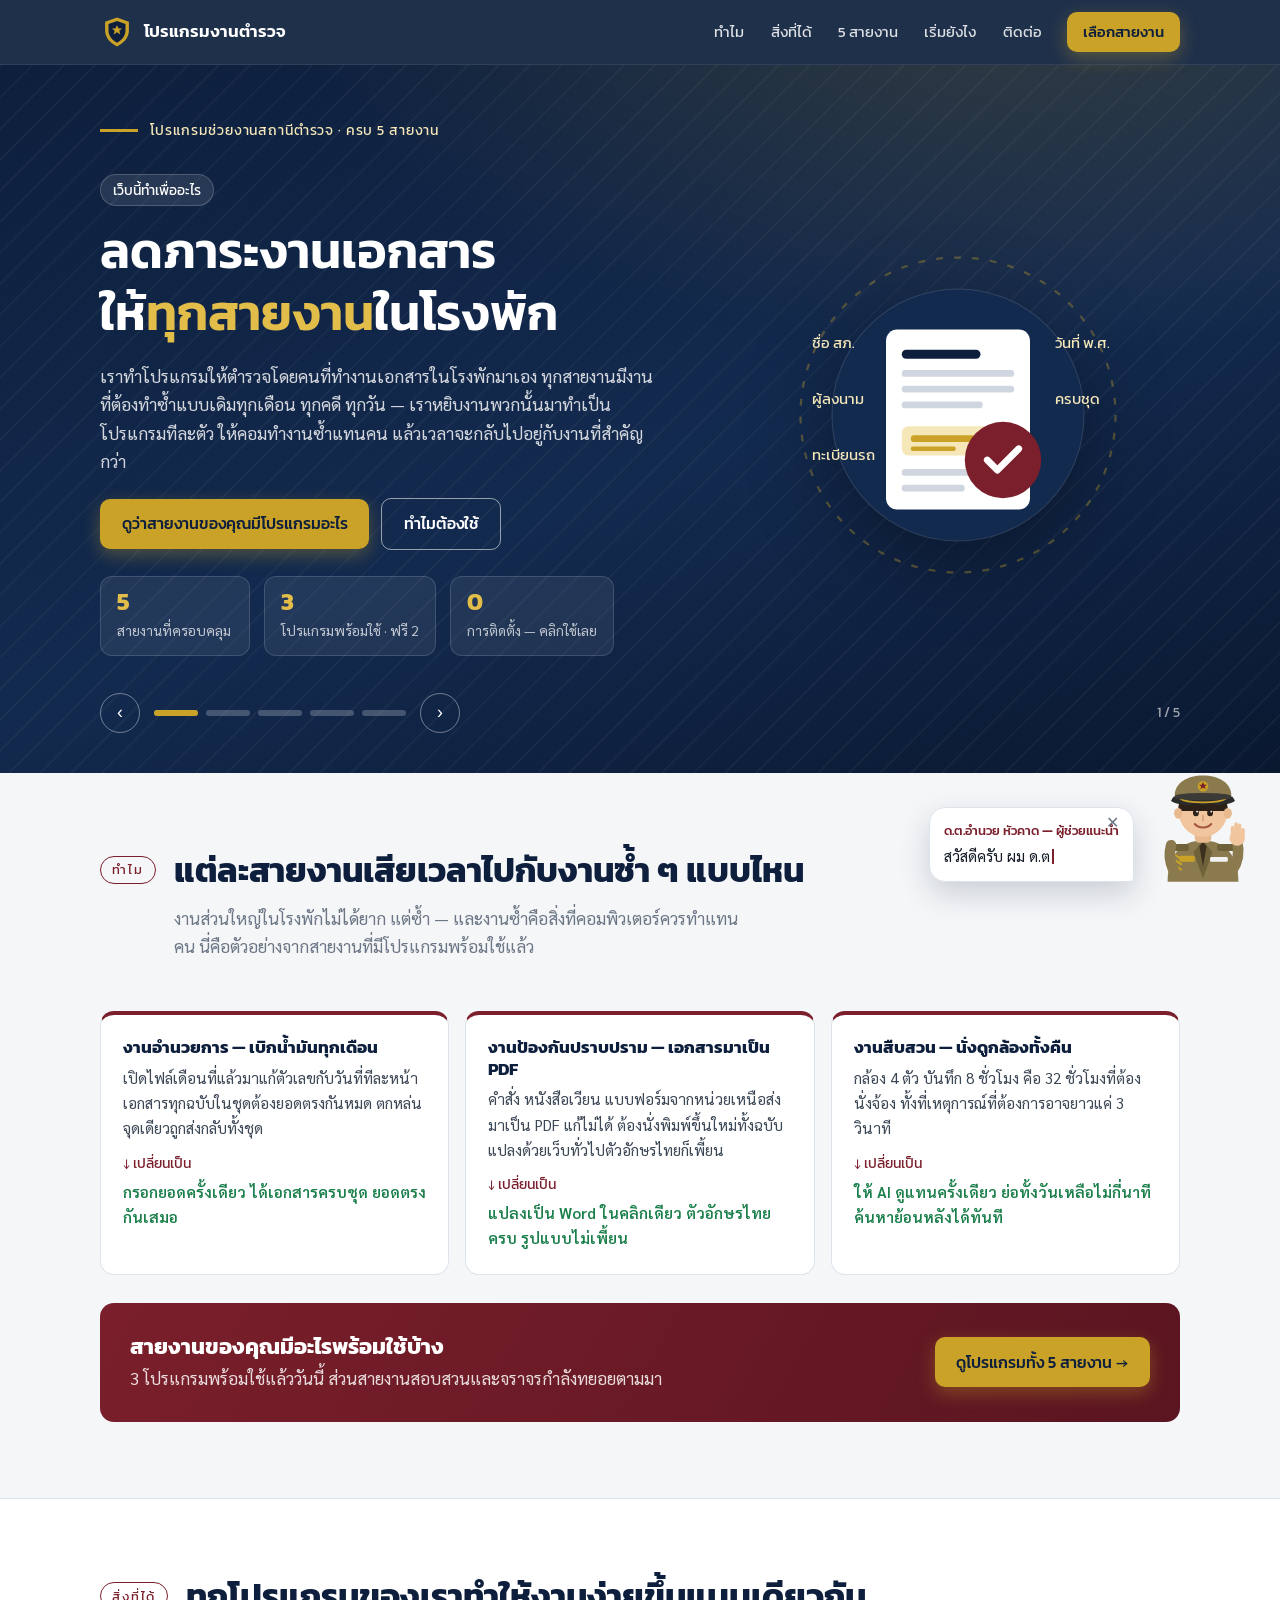
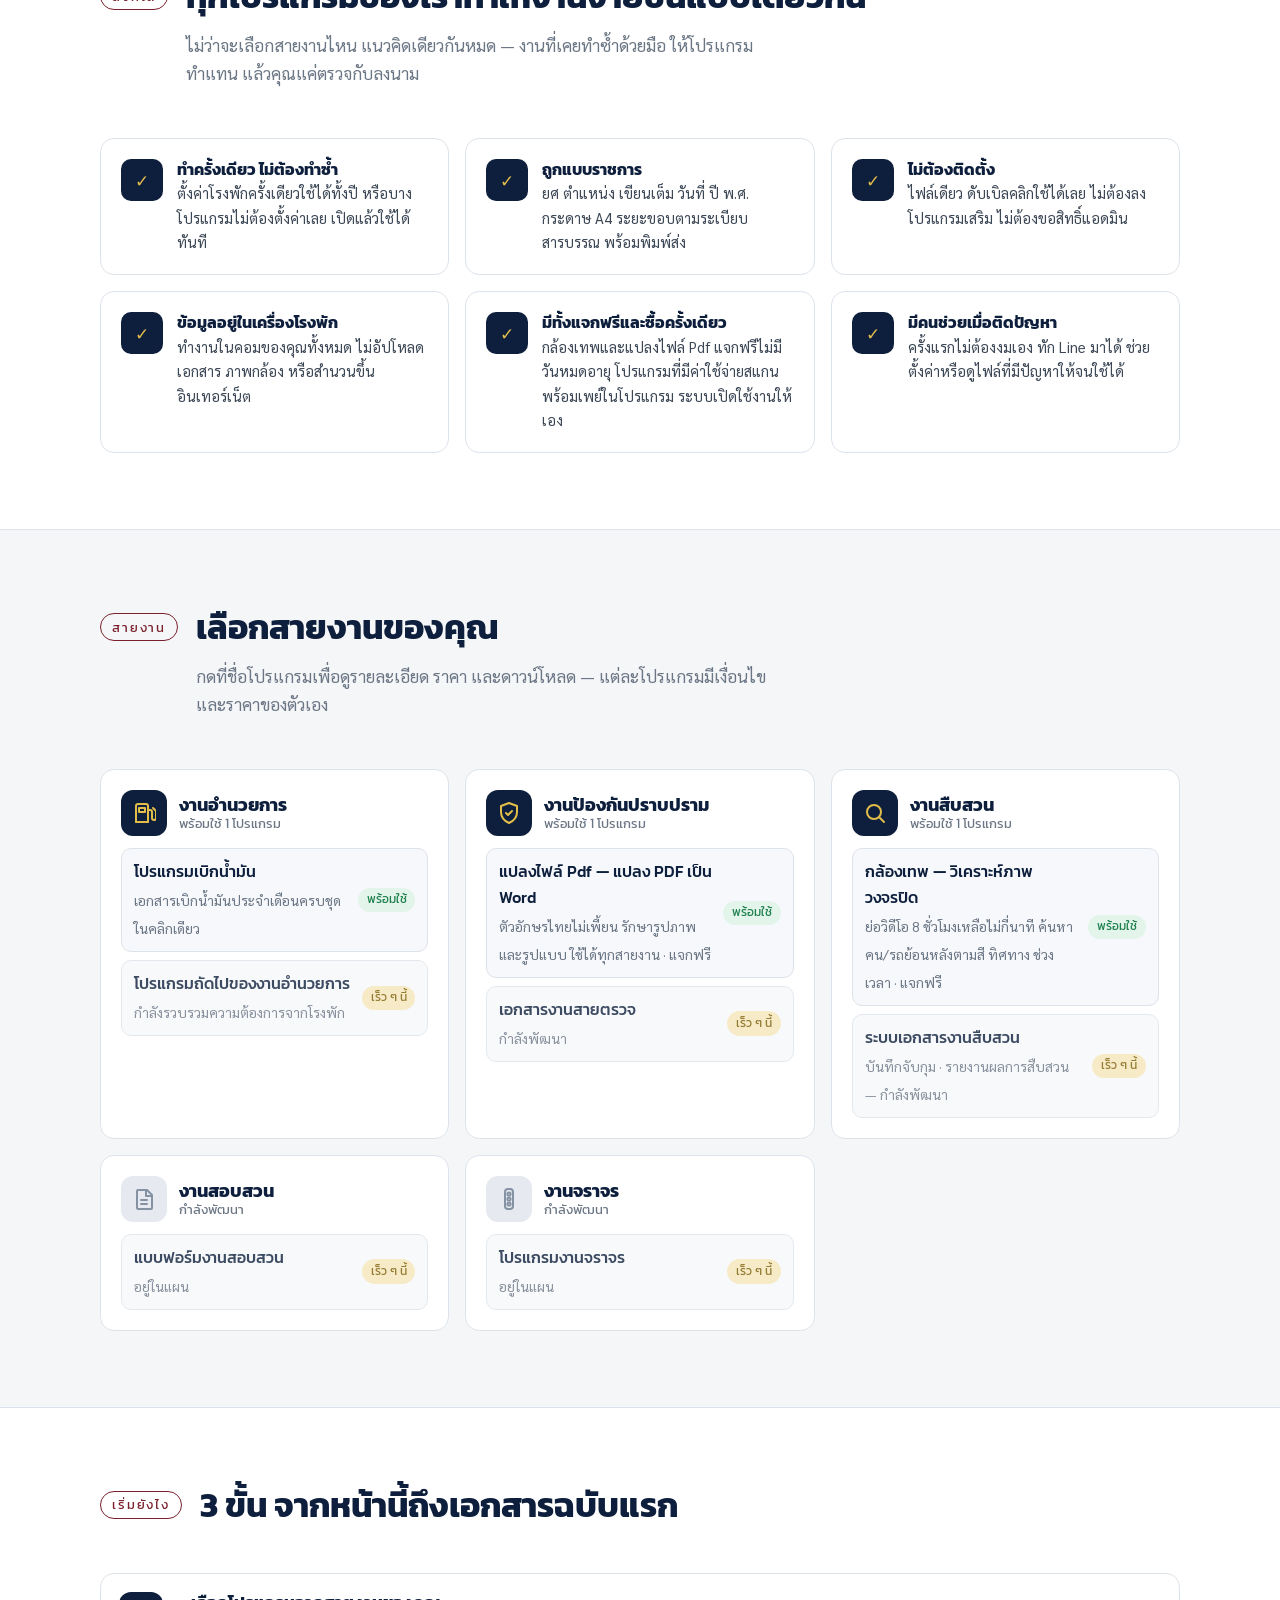
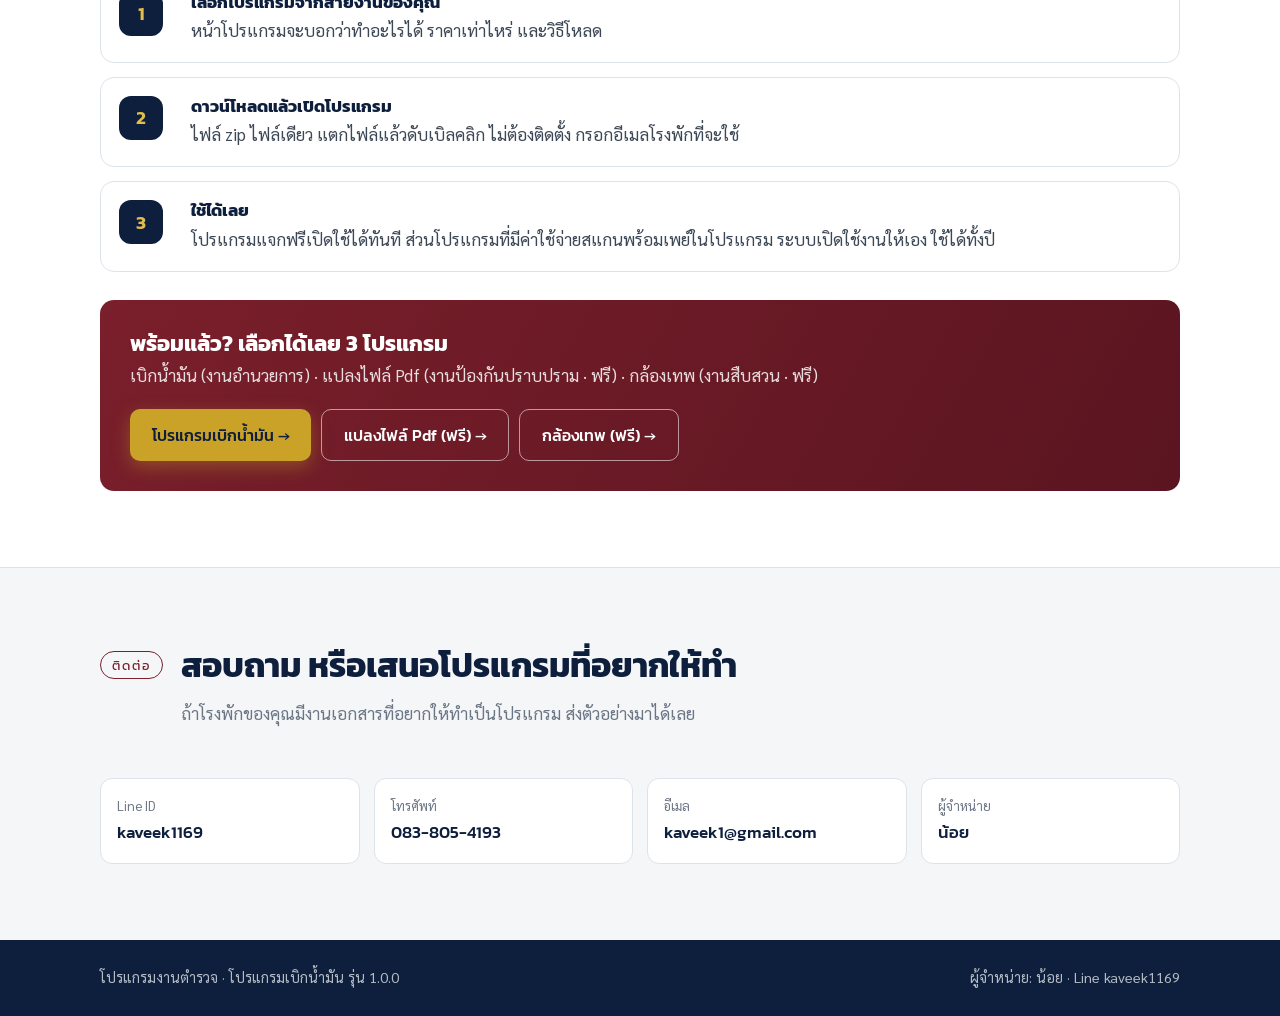
<file: index.html>
<!DOCTYPE html>
<html lang="th" class="js">
<head>
<meta charset="utf-8">
<meta name="viewport" content="width=device-width, initial-scale=1">
<title>โปรแกรมงานตำรวจ — ทำงานเอกสารโรงพักให้เสร็จในไม่กี่นาที</title>
<meta name="description" content="รวมโปรแกรมช่วยลดภาระงานเอกสารของสถานีตำรวจทั้ง 5 สายงาน — อำนวยการ ป้องกันปราบปราม สืบสวน สอบสวน จราจร ให้คอมทำงานซ้ำแทนคน มีทั้งโปรแกรมแจกฟรีและโปรแกรมซื้อครั้งเดียวต่อโรงพัก ไม่ต้องติดตั้ง">
<link rel="preconnect" href="https://fonts.googleapis.com">
<link rel="preconnect" href="https://fonts.gstatic.com" crossorigin>
<link href="https://fonts.googleapis.com/css2?family=Kanit:wght@400;500;600;700&family=Sarabun:wght@400;500;600;700&display=swap" rel="stylesheet">
<link rel="stylesheet" href="site.css">
</head>
<body>
<nav class="nav">
  <div class="wrap">
    <a class="brand" href="index.html"><svg class="badge" viewBox="0 0 40 40" aria-hidden="true"><path d="M20 3l14 5v10c0 9-6 15-14 19C12 33 6 27 6 18V8l14-5z" fill="#c9a227"/><path d="M20 7l10 3.6V18c0 7-4.4 11.6-10 14.6C14.4 29.6 10 25 10 18v-7.4L20 7z" fill="#0d1f3c"/><path d="M20 12l1.9 4h4.2l-3.4 2.6 1.3 4.2L20 20.4l-4 2.4 1.3-4.2-3.4-2.6h4.2z" fill="#c9a227"/></svg> โปรแกรมงานตำรวจ</a>
    
    <div class="nav-links"><a href="#why">ทำไม</a><a href="#promise">สิ่งที่ได้</a><a href="#lines">5 สายงาน</a><a href="#start">เริ่มยังไง</a><a href="#contact">ติดต่อ</a></div>
    <a class="btn btn-gold" href="#lines">เลือกสายงาน</a>
  </div>
</nav>

<!-- ═══════════ HERO ═══════════ -->
<header class="hero" id="top">
  <div class="wrap">
    <div class="hero-top"><span class="stripe"></span> โปรแกรมช่วยงานสถานีตำรวจ · ครบ 5 สายงาน</div>
    <div class="slides slides-tall" id="slides" aria-roledescription="carousel">

      <section class="slide active" data-dur="8000">
        <div>
          <span class="slide-kicker">เว็บนี้ทำเพื่ออะไร</span>
          <h1>ลดภาระงานเอกสาร<br>ให้<em>ทุกสายงาน</em>ในโรงพัก</h1>
          <p class="lede">เราทำโปรแกรมให้ตำรวจโดยคนที่ทำงานเอกสารในโรงพักมาเอง
            ทุกสายงานมีงานที่ต้องทำซ้ำแบบเดิมทุกเดือน ทุกคดี ทุกวัน — เราหยิบงานพวกนั้นมาทำเป็นโปรแกรมทีละตัว
            ให้คอมทำงานซ้ำแทนคน แล้วเวลาจะกลับไปอยู่กับงานที่สำคัญกว่า</p>
          <div class="cta">
            <a class="btn btn-gold" href="#lines">ดูว่าสายงานของคุณมีโปรแกรมอะไร</a>
            <a class="btn btn-ghost" href="#why">ทำไมต้องใช้</a>
          </div>
          <div class="hero-stats">
            <div class="stat"><b>5</b><span>สายงานที่ครอบคลุม</span></div>
            <div class="stat"><b>3</b><span>โปรแกรมพร้อมใช้ · ฟรี 2</span></div>
            <div class="stat"><b>0</b><span>การติดตั้ง — คลิกใช้เลย</span></div>
          </div>
        </div>
        <div class="slide-art">
          <svg viewBox="0 0 320 320" aria-hidden="true">
            <circle class="ring" cx="160" cy="160" r="140" fill="none" stroke="rgba(201,162,39,.35)" stroke-width="2" stroke-dasharray="6 10"/>
            <circle cx="160" cy="160" r="112" fill="#132a4f" stroke="rgba(255,255,255,.12)"/>
            <g transform="translate(96 84)">
              <rect x="0" y="0" width="128" height="160" rx="10" fill="#fff"/>
              <rect x="14" y="18" width="70" height="8" rx="4" fill="#0d1f3c"/>
              <rect x="14" y="36" width="100" height="6" rx="3" fill="#cfd6df"/>
              <rect x="14" y="50" width="100" height="6" rx="3" fill="#cfd6df"/>
              <rect x="14" y="64" width="72" height="6" rx="3" fill="#cfd6df"/>
              <rect x="14" y="86" width="100" height="26" rx="6" fill="#f5e7b8"/>
              <rect x="22" y="94" width="60" height="6" rx="3" fill="#c9a227"/>
              <rect x="22" y="104" width="40" height="4" rx="2" fill="#c9a227"/>
              <rect x="14" y="124" width="100" height="6" rx="3" fill="#cfd6df"/>
              <rect x="14" y="138" width="56" height="6" rx="3" fill="#cfd6df"/>
            </g>
            <g transform="translate(200 200)">
              <circle r="34" fill="#7a1f2b"/>
              <path d="M-14 0l9 9 19-19" fill="none" stroke="#fff" stroke-width="6" stroke-linecap="round" stroke-linejoin="round"/>
            </g>
            <g font-family="Kanit,Sarabun,sans-serif" font-size="13" fill="#f5e7b8">
              <text x="30" y="100">ชื่อ สภ.</text><text x="30" y="150">ผู้ลงนาม</text><text x="30" y="200">ทะเบียนรถ</text>
              <text x="246" y="100">วันที่ พ.ศ.</text><text x="246" y="150">ครบชุด</text>
            </g>
          </svg>
        </div>
      </section>

      <section class="slide" data-dur="7000">
        <div>
          <span class="slide-kicker">งานง่ายขึ้นยังไง</span>
          <h1>กรอกครั้งเดียว<br>ได้เอกสาร<em>ครบทั้งชุด</em></h1>
          <p class="lede">ชื่อโรงพัก ผู้ลงนาม ยศ ตำแหน่ง วันที่ ปี พ.ศ. — โปรแกรมจำไว้ให้และเติมให้เองทุกฉบับ
            ตัวเลขทุกหน้าคิดจากชุดเดียวกัน จึงตรงกันเสมอ ไม่ต้องกลัวถูกส่งกลับมาแก้</p>
          <div class="cta"><a class="btn btn-gold" href="#promise">สิ่งที่ทุกโปรแกรมมีเหมือนกัน</a></div>
        </div>
        <div class="slide-art">
          <svg viewBox="0 0 320 320" aria-hidden="true">
            <circle class="ring" cx="160" cy="160" r="140" fill="none" stroke="rgba(201,162,39,.35)" stroke-width="2" stroke-dasharray="6 10"/>
            <circle cx="160" cy="160" r="112" fill="#132a4f"/>
            <g transform="translate(70 118)"><rect width="70" height="84" rx="8" fill="#fff"/><rect x="12" y="16" width="46" height="6" rx="3" fill="#0d1f3c"/><rect x="12" y="30" width="46" height="5" rx="2.5" fill="#cfd6df"/><rect x="12" y="42" width="30" height="5" rx="2.5" fill="#cfd6df"/><rect x="12" y="58" width="46" height="12" rx="4" fill="#f5e7b8"/></g>
            <path d="M150 160h30" stroke="#c9a227" stroke-width="6" stroke-linecap="round"/><path d="M172 150l12 10-12 10" fill="none" stroke="#c9a227" stroke-width="6" stroke-linecap="round" stroke-linejoin="round"/>
            <g transform="translate(196 96)"><rect width="52" height="62" rx="6" fill="#fff"/><rect x="10" y="12" width="32" height="5" rx="2.5" fill="#0d1f3c"/><rect x="10" y="24" width="32" height="4" rx="2" fill="#cfd6df"/></g>
            <g transform="translate(206 140)"><rect width="52" height="62" rx="6" fill="#fff"/><rect x="10" y="12" width="32" height="5" rx="2.5" fill="#0d1f3c"/><rect x="10" y="24" width="32" height="4" rx="2" fill="#cfd6df"/></g>
            <g transform="translate(216 184)"><rect width="52" height="62" rx="6" fill="#fff"/><rect x="10" y="12" width="32" height="5" rx="2.5" fill="#0d1f3c"/><rect x="10" y="24" width="32" height="4" rx="2" fill="#cfd6df"/><circle cx="40" cy="48" r="9" fill="#1b7f4b"/><path d="M35 48l3.5 3.5 6-6" fill="none" stroke="#fff" stroke-width="2.5" stroke-linecap="round" stroke-linejoin="round"/></g>
          </svg>
        </div>
      </section>

      <section class="slide" data-dur="7000">
        <div>
          <span class="slide-kicker">คุณจะได้อะไร</span>
          <h1>เวลาคืนมา<br>งาน<em>ไม่ถูกตีกลับ</em></h1>
          <p class="lede">ไม่ต้องนั่งพิมพ์ทับไฟล์เดือนที่แล้ว ไม่ต้องไล่แก้วันที่ทีละหน้า ไม่ต้องนั่งดูกล้องทั้งคืน ไม่ต้องพิมพ์ PDF ขึ้นใหม่ทั้งฉบับ
            เอกสารถูกแบบราชการตั้งแต่ครั้งแรก โปรแกรมแจกฟรีเปิดใช้ได้ทันที โปรแกรมที่มีค่าใช้จ่ายก็สั่งซื้อได้ในตัวโปรแกรม</p>
          <div class="cta"><a class="btn btn-gold" href="#lines">เลือกสายงานของคุณ</a><a class="btn btn-ghost" href="#start">เริ่มยังไง</a></div>
        </div>
        <div class="slide-art">
          <svg viewBox="0 0 320 320" aria-hidden="true">
            <circle class="ring" cx="160" cy="160" r="140" fill="none" stroke="rgba(201,162,39,.35)" stroke-width="2" stroke-dasharray="6 10"/>
            <circle cx="160" cy="160" r="112" fill="#132a4f"/>
            <circle cx="160" cy="160" r="70" fill="none" stroke="#c9a227" stroke-width="10"/>
            <path d="M160 110v50l32 20" fill="none" stroke="#fff" stroke-width="10" stroke-linecap="round" stroke-linejoin="round"/>
            <circle cx="160" cy="160" r="8" fill="#c9a227"/>
          </svg>
        </div>
      </section>

      <section class="slide" data-dur="8000">
        <div>
          <span class="slide-kicker">ใหม่ · งานสืบสวน · แจกฟรี</span>
          <h1>ดูกล้องวงจรปิด 8 ชั่วโมง<br>ให้จบใน<em>ไม่กี่นาที</em></h1>
          <p class="lede">กล้องเทพ — ให้ AI ดูไฟล์กล้องแทนคุณครั้งเดียว แล้วย่อทั้งวันเหลือวิดีโอสั้น ๆ ที่ทุกคนทุกคันยังอยู่ครบพร้อมเวลาจริง
            ค้นหา “รถสีขาวตอนตีสอง” หรือ “คนเสื้อแดงจากทางซ้าย” ได้ทันที ทำงานในเครื่องของโรงพัก ไม่ส่งภาพออกเน็ต และ<b>แจกฟรี</b></p>
          <div class="cta"><a class="btn btn-gold" href="klongthep.html">ดูกล้องเทพ · ดาวน์โหลดฟรี →</a></div>
        </div>
        <div class="slide-art">
          <svg viewBox="0 0 320 320" aria-hidden="true">
            <circle class="ring" cx="160" cy="160" r="140" fill="none" stroke="rgba(201,162,39,.35)" stroke-width="2" stroke-dasharray="6 10"/>
            <circle cx="160" cy="160" r="112" fill="#132a4f"/>
            <g transform="translate(70 92)">
              <rect x="0" y="0" width="180" height="112" rx="10" fill="#fff"/>
              <rect x="8" y="8" width="164" height="78" rx="6" fill="#0d1f3c"/>
              <path d="M8 86L70 20h40l62 66z" fill="#22385f"/>
              <path d="M90 20v66" stroke="#f5e7b8" stroke-width="2" stroke-dasharray="6 6" opacity=".7"/>
              <rect x="30" y="52" width="26" height="14" rx="2" fill="#7a1f2b"/><rect x="30" y="44" width="26" height="6" rx="1.5" fill="#c9a227"/>
              <rect x="120" y="60" width="30" height="16" rx="2" fill="#e2bd4a"/><rect x="120" y="52" width="26" height="6" rx="1.5" fill="#c9a227"/>
              <rect x="86" y="34" width="10" height="20" rx="2" fill="#f1c59d"/><rect x="82" y="26" width="18" height="6" rx="1.5" fill="#c9a227"/>
              <rect x="60" y="68" width="10" height="16" rx="2" fill="#99c8ff"/><rect x="56" y="60" width="18" height="6" rx="1.5" fill="#c9a227"/>
              <rect x="8" y="94" width="164" height="6" rx="3" fill="#cfd6df"/>
              <rect x="8" y="94" width="22" height="6" rx="3" fill="#c9a227"/>
            </g>
            <g transform="translate(200 200)"><circle r="34" fill="#1b7f4b"/><text x="-22" y="7" font-family="Kanit,Sarabun,sans-serif" font-size="18" font-weight="600" fill="#fff">ฟรี</text></g>
            <g font-family="Kanit,Sarabun,sans-serif" font-size="13" fill="#f5e7b8">
              <text x="30" y="80">8 ชั่วโมง</text><text x="236" y="80">→ 8 นาที</text>
            </g>
          </svg>
        </div>
      </section>

      <section class="slide" data-dur="8000">
        <div>
          <span class="slide-kicker">ใหม่ · งานป้องกันปราบปราม · แจกฟรี</span>
          <h1>แปลง PDF เป็น Word<br>ตัวอักษรไทย<em>ไม่เพี้ยน</em></h1>
          <p class="lede">แปลงไฟล์ Pdf — เปิดไฟล์ PDF แล้วได้ไฟล์ Word แก้ไขได้ทันที ตัวอักษรไทยครบทุกสระวรรณยุกต์ รูปภาพและตราครุฑยังอยู่ครบ
            จัดหน้าอัตโนมัติแบบ A4 ตามระเบียบสารบรรณ รองรับ PDF ภาพสแกนด้วย OCR และแปลงพร้อมกันได้หลายไฟล์ ทำงานในเครื่อง ไม่ส่งไฟล์ออกเน็ต และ<b>แจกฟรี</b></p>
          <div class="cta"><a class="btn btn-gold" href="pdf2word.html">ดูแปลงไฟล์ Pdf · ดาวน์โหลดฟรี →</a></div>
        </div>
        <div class="slide-art">
          <svg viewBox="0 0 320 320" aria-hidden="true">
            <circle class="ring" cx="160" cy="160" r="140" fill="none" stroke="rgba(201,162,39,.35)" stroke-width="2" stroke-dasharray="6 10"/>
            <circle cx="160" cy="160" r="112" fill="#132a4f"/>
            <g transform="translate(40 88)">
              <rect x="0" y="0" width="104" height="144" rx="10" fill="#fff"/>
              <rect x="12" y="16" width="60" height="7" rx="3.5" fill="#7a1f2b"/>
              <rect x="12" y="30" width="84" height="5" rx="2.5" fill="#cfd6df"/>
              <rect x="12" y="40" width="84" height="5" rx="2.5" fill="#cfd6df"/>
              <rect x="12" y="50" width="60" height="5" rx="2.5" fill="#cfd6df"/>
              <rect x="12" y="66" width="84" height="22" rx="5" fill="#f7e3e3"/>
              <rect x="18" y="72" width="50" height="5" rx="2.5" fill="#c9727c"/>
              <rect x="18" y="81" width="34" height="4" rx="2" fill="#c9727c"/>
              <rect x="12" y="96" width="84" height="5" rx="2.5" fill="#cfd6df"/>
              <rect x="12" y="106" width="48" height="5" rx="2.5" fill="#cfd6df"/>
            </g>
            <path d="M150 160h20" stroke="#c9a227" stroke-width="6" stroke-linecap="round"/>
            <path d="M168 150l12 10-12 10" fill="none" stroke="#c9a227" stroke-width="6" stroke-linecap="round" stroke-linejoin="round"/>
            <g transform="translate(176 88)">
              <rect x="0" y="0" width="104" height="144" rx="10" fill="#fff"/>
              <rect x="12" y="16" width="60" height="7" rx="3.5" fill="#0d1f3c"/>
              <rect x="12" y="30" width="84" height="5" rx="2.5" fill="#cfd6df"/>
              <rect x="12" y="40" width="84" height="5" rx="2.5" fill="#cfd6df"/>
              <rect x="12" y="50" width="60" height="5" rx="2.5" fill="#cfd6df"/>
              <rect x="12" y="66" width="84" height="22" rx="5" fill="#f5e7b8"/>
              <rect x="20" y="74" width="60" height="5" rx="2.5" fill="#c9a227"/>
              <rect x="20" y="84" width="40" height="4" rx="2" fill="#c9a227"/>
              <rect x="12" y="96" width="84" height="5" rx="2.5" fill="#cfd6df"/>
              <rect x="12" y="106" width="48" height="5" rx="2.5" fill="#cfd6df"/>
            </g>
            <g transform="translate(228 208)"><circle r="28" fill="#1b7f4b"/><text x="-22" y="7" font-family="Kanit,Sarabun,sans-serif" font-size="18" font-weight="600" fill="#fff">ฟรี</text></g>
          </svg>
        </div>
      </section>
    </div>
    <div class="slide-ctrl">
      <button class="arrow" id="prev" aria-label="ก่อนหน้า">‹</button>
      <div class="dots" id="dots"></div>
      <button class="arrow" id="next" aria-label="ถัดไป">›</button>
      <span class="slide-count" id="count">1 / 5</span>
    </div>
  </div>
</header>

<!-- ═══════════ ทำไม ═══════════ -->
<section class="sec" id="why">
  <div class="wrap">
    <div class="sec-head reveal"><span class="sec-label">ทำไม</span>
      <div><h2>แต่ละสายงานเสียเวลาไปกับงานซ้ำ ๆ แบบไหน</h2><p>งานส่วนใหญ่ในโรงพักไม่ได้ยาก แต่ซ้ำ — และงานซ้ำคือสิ่งที่คอมพิวเตอร์ควรทำแทนคน นี่คือตัวอย่างจากสายงานที่มีโปรแกรมพร้อมใช้แล้ว</p></div>
    </div>
    <div class="pains">
      <div class="pain reveal"><h3>งานอำนวยการ — เบิกน้ำมันทุกเดือน</h3><p>เปิดไฟล์เดือนที่แล้วมาแก้ตัวเลขกับวันที่ทีละหน้า เอกสารทุกฉบับในชุดต้องยอดตรงกันหมด ตกหล่นจุดเดียวถูกส่งกลับทั้งชุด</p><span class="arrow-down">↓ เปลี่ยนเป็น</span><p class="fix">กรอกยอดครั้งเดียว ได้เอกสารครบชุด ยอดตรงกันเสมอ</p></div>
      <div class="pain reveal"><h3>งานป้องกันปราบปราม — เอกสารมาเป็น PDF</h3><p>คำสั่ง หนังสือเวียน แบบฟอร์มจากหน่วยเหนือส่งมาเป็น PDF แก้ไม่ได้ ต้องนั่งพิมพ์ขึ้นใหม่ทั้งฉบับ แปลงด้วยเว็บทั่วไปตัวอักษรไทยก็เพี้ยน</p><span class="arrow-down">↓ เปลี่ยนเป็น</span><p class="fix">แปลงเป็น Word ในคลิกเดียว ตัวอักษรไทยครบ รูปแบบไม่เพี้ยน</p></div>
      <div class="pain reveal"><h3>งานสืบสวน — นั่งดูกล้องทั้งคืน</h3><p>กล้อง 4 ตัว บันทึก 8 ชั่วโมง คือ 32 ชั่วโมงที่ต้องนั่งจ้อง ทั้งที่เหตุการณ์ที่ต้องการอาจยาวแค่ 3 วินาที</p><span class="arrow-down">↓ เปลี่ยนเป็น</span><p class="fix">ให้ AI ดูแทนครั้งเดียว ย่อทั้งวันเหลือไม่กี่นาที ค้นหาย้อนหลังได้ทันที</p></div>
    </div>
    <div class="cta-band reveal" style="margin-top:28px">
      <div><h3>สายงานของคุณมีอะไรพร้อมใช้บ้าง</h3><p>3 โปรแกรมพร้อมใช้แล้ววันนี้ ส่วนสายงานสอบสวนและจราจรกำลังทยอยตามมา</p></div>
      <a class="btn btn-gold" href="#lines">ดูโปรแกรมทั้ง 5 สายงาน →</a>
    </div>
  </div>
</section>

<!-- ═══════════ สิ่งที่ได้ ═══════════ -->
<section class="sec product" id="promise">
  <div class="wrap">
    <div class="sec-head reveal"><span class="sec-label">สิ่งที่ได้</span>
      <div><h2>ทุกโปรแกรมของเราทำให้งานง่ายขึ้นแบบเดียวกัน</h2><p>ไม่ว่าจะเลือกสายงานไหน แนวคิดเดียวกันหมด — งานที่เคยทำซ้ำด้วยมือ ให้โปรแกรมทำแทน แล้วคุณแค่ตรวจกับลงนาม</p></div>
    </div>
    <div class="promise">
      <div class="reveal"><div class="ic">✓</div><div><h3>ทำครั้งเดียว ไม่ต้องทำซ้ำ</h3><p>ตั้งค่าโรงพักครั้งเดียวใช้ได้ทั้งปี หรือบางโปรแกรมไม่ต้องตั้งค่าเลย เปิดแล้วใช้ได้ทันที</p></div></div>
      <div class="reveal"><div class="ic">✓</div><div><h3>ถูกแบบราชการ</h3><p>ยศ ตำแหน่ง เขียนเต็ม วันที่ ปี พ.ศ. กระดาษ A4 ระยะขอบตามระเบียบสารบรรณ พร้อมพิมพ์ส่ง</p></div></div>
      <div class="reveal"><div class="ic">✓</div><div><h3>ไม่ต้องติดตั้ง</h3><p>ไฟล์เดียว ดับเบิลคลิกใช้ได้เลย ไม่ต้องลงโปรแกรมเสริม ไม่ต้องขอสิทธิ์แอดมิน</p></div></div>
      <div class="reveal"><div class="ic">✓</div><div><h3>ข้อมูลอยู่ในเครื่องโรงพัก</h3><p>ทำงานในคอมของคุณทั้งหมด ไม่อัปโหลดเอกสาร ภาพกล้อง หรือสำนวนขึ้นอินเทอร์เน็ต</p></div></div>
      <div class="reveal"><div class="ic">✓</div><div><h3>มีทั้งแจกฟรีและซื้อครั้งเดียว</h3><p>กล้องเทพและแปลงไฟล์ Pdf แจกฟรีไม่มีวันหมดอายุ โปรแกรมที่มีค่าใช้จ่ายสแกนพร้อมเพย์ในโปรแกรม ระบบเปิดใช้งานให้เอง</p></div></div>
      <div class="reveal"><div class="ic">✓</div><div><h3>มีคนช่วยเมื่อติดปัญหา</h3><p>ครั้งแรกไม่ต้องงมเอง ทัก Line มาได้ ช่วยตั้งค่าหรือดูไฟล์ที่มีปัญหาให้จนใช้ได้</p></div></div>
    </div>
  </div>
</section>

<!-- ═══════════ 5 สายงาน ═══════════ -->
<section class="sec" id="lines">
  <div class="wrap">
    <div class="sec-head reveal"><span class="sec-label">สายงาน</span>
      <div><h2>เลือกสายงานของคุณ</h2><p>กดที่ชื่อโปรแกรมเพื่อดูรายละเอียด ราคา และดาวน์โหลด — แต่ละโปรแกรมมีเงื่อนไขและราคาของตัวเอง</p></div>
    </div>
    <div class="lines" id="lines-grid"></div>
  </div>
</section>

<!-- ═══════════ เริ่มยังไง ═══════════ -->
<section class="sec product" id="start">
  <div class="wrap">
    <div class="sec-head reveal"><span class="sec-label">เริ่มยังไง</span>
      <div><h2>3 ขั้น จากหน้านี้ถึงเอกสารฉบับแรก</h2></div>
    </div>
    <div class="timeline">
      <div class="tl reveal"><div class="n">1</div><div><h3>เลือกโปรแกรมจากสายงานของคุณ</h3><p>หน้าโปรแกรมจะบอกว่าทำอะไรได้ ราคาเท่าไหร่ และวิธีโหลด</p></div></div>
      <div class="tl reveal"><div class="n">2</div><div><h3>ดาวน์โหลดแล้วเปิดโปรแกรม</h3><p>ไฟล์ zip ไฟล์เดียว แตกไฟล์แล้วดับเบิลคลิก ไม่ต้องติดตั้ง กรอกอีเมลโรงพักที่จะใช้</p></div></div>
      <div class="tl reveal"><div class="n">3</div><div><h3>ใช้ได้เลย</h3><p>โปรแกรมแจกฟรีเปิดใช้ได้ทันที ส่วนโปรแกรมที่มีค่าใช้จ่ายสแกนพร้อมเพย์ในโปรแกรม ระบบเปิดใช้งานให้เอง ใช้ได้ทั้งปี</p></div></div>
    </div>
    <div class="cta-band reveal" style="margin-top:28px">
      <div><h3>พร้อมแล้ว? เลือกได้เลย 3 โปรแกรม</h3><p>เบิกน้ำมัน (งานอำนวยการ) · แปลงไฟล์ Pdf (งานป้องกันปราบปราม · ฟรี) · กล้องเทพ (งานสืบสวน · ฟรี)</p></div>
      <div style="display:flex;gap:10px;flex-wrap:wrap"><a class="btn btn-gold" href="biknamman.html">โปรแกรมเบิกน้ำมัน →</a><a class="btn btn-ghost" href="pdf2word.html">แปลงไฟล์ Pdf (ฟรี) →</a><a class="btn btn-ghost" href="klongthep.html">กล้องเทพ (ฟรี) →</a></div>
    </div>
  </div>
</section>

<!-- ═══════════ ติดต่อ ═══════════ -->
<section class="sec" id="contact">
  <div class="wrap">
    <div class="sec-head reveal"><span class="sec-label">ติดต่อ</span><div><h2>สอบถาม หรือเสนอโปรแกรมที่อยากให้ทำ</h2><p>ถ้าโรงพักของคุณมีงานเอกสารที่อยากให้ทำเป็นโปรแกรม ส่งตัวอย่างมาได้เลย</p></div></div>
    <div class="contact reveal">
      <div><span>Line ID</span><b>kaveek1169</b></div>
      <div><span>โทรศัพท์</span><b>083-805-4193</b></div>
      <div><span>อีเมล</span><b>kaveek1@gmail.com</b></div>
      <div><span>ผู้จำหน่าย</span><b>น้อย</b></div>
    </div>
  </div>
</section>
<footer>
  <div class="wrap">
    <span>โปรแกรมงานตำรวจ · <span id="verfoot">โปรแกรมเบิกน้ำมัน รุ่น 1.0</span></span>
    <span>ผู้จำหน่าย: น้อย · Line kaveek1169</span>
  </div>
</footer>
<!-- ═══════════ <!-- ═══════════ ตัวการ์ตูนตำรวจแนะนำ "ด.ต.อำนวย หัวคาด" (ต้นแบบวาดเอง) ═══════════ -->
<div class="guide" id="guide">
  <div class="bubble" id="bubble">
    <button class="close" id="gclose" aria-label="ปิด">✕</button>
    <b>ด.ต.อำนวย หัวคาด — ผู้ช่วยแนะนำ</b>
    <span id="gtext"></span><span class="cur"></span>
  </div>
  <svg class="officer" id="officer" viewBox="0 0 200 220" aria-hidden="true">
    <!-- ลำตัว/เครื่องแบบสีกากี -->
    <path d="M40 220c0-44 22-70 60-70s60 26 60 70z" fill="#8a7a4e"/>
    <path d="M100 150l-16 20 16 44 16-44z" fill="#6f6139"/>
    <path d="M100 152l-6 8 6 34 6-34z" fill="#3b2f1e"/>
    <!-- อินทรธนู -->
    <rect x="46" y="156" width="30" height="12" rx="4" fill="#6f6139"/><rect x="124" y="156" width="30" height="12" rx="4" fill="#6f6139"/>
    <!-- บั้ง ด.ต. 3 แถบ ที่ต้นแขนซ้าย -->
    <path d="M40 182l12-8 12 8M40 191l12-8 12 8M40 200l12-8 12 8" fill="none" stroke="#c9a227" stroke-width="3.5" stroke-linejoin="round"/>
    <!-- ป้ายชื่อ/เข็ม -->
    <rect x="112" y="178" width="30" height="8" rx="2" fill="#f2f2f2"/><rect x="60" y="176" width="26" height="10" rx="2" fill="#c9a227"/>
    <!-- คอ -->
    <rect x="86" y="128" width="28" height="26" rx="8" fill="#e8b98f"/>
    <!-- หัว -->
    <ellipse cx="100" cy="98" rx="42" ry="46" fill="#f1c59d"/>
    <path d="M58 100c0-18 8-30 20-36h44c12 6 20 18 20 36" fill="#2b2118"/>
    <!-- หู -->
    <ellipse cx="58" cy="104" rx="7" ry="9" fill="#e8b98f"/><ellipse cx="142" cy="104" rx="7" ry="9" fill="#e8b98f"/>
    <!-- หมวกทรงหม้อตาล -->
    <path d="M52 74c0-22 22-34 48-34s48 12 48 34l-6 4H58z" fill="#8a7a4e"/>
    <path d="M50 76h100l4 6c0 5-26 9-54 9s-54-4-54-9z" fill="#2b2b2b"/>
    <path d="M60 78c12 10 68 10 80 0" fill="none" stroke="#c9a227" stroke-width="3"/>
    <path d="M52 74c10-6 86-6 96 0v4c-10 5-86 5-96 0z" fill="#3b3a36"/>
    <!-- ตราหน้าหมวก (ดาวในวงกลม — วาดเอง) -->
    <circle cx="100" cy="58" r="9" fill="#c9a227"/><path d="M100 51l2 4.5h4.8l-3.9 2.9 1.5 4.6-4.4-2.8-4.4 2.8 1.5-4.6-3.9-2.9h4.8z" fill="#7a1f2b"/>
    <!-- คิ้ว ตา -->
    <path d="M78 92c6-4 14-4 20 0M102 92c6-4 14-4 20 0" fill="none" stroke="#2b2118" stroke-width="3" stroke-linecap="round"/>
    <g class="eye"><ellipse cx="88" cy="103" rx="5" ry="6" fill="#2b2118"/><circle cx="90" cy="101" r="1.6" fill="#fff"/></g>
    <g class="eye"><ellipse cx="112" cy="103" rx="5" ry="6" fill="#2b2118"/><circle cx="114" cy="101" r="1.6" fill="#fff"/></g>
    <!-- จมูก ปากยิ้ม -->
    <path d="M100 108v8" stroke="#d9a07a" stroke-width="3" stroke-linecap="round"/>
    <path d="M86 122c6 8 22 8 28 0" fill="none" stroke="#a5563f" stroke-width="3.5" stroke-linecap="round"/>
    <!-- แขนขวายกโบกมือ -->
    <g class="hand">
      <path d="M150 200c8-12 12-30 8-48" fill="none" stroke="#8a7a4e" stroke-width="18" stroke-linecap="round"/>
      <circle cx="158" cy="146" r="13" fill="#f1c59d"/>
      <path d="M150 138v-10M156 134v-12M162 135v-11M168 140v-8" stroke="#f1c59d" stroke-width="6" stroke-linecap="round"/>
    </g>
    <!-- แขนซ้าย -->
    <path d="M50 200c-6-12-8-28-4-42" fill="none" stroke="#8a7a4e" stroke-width="18" stroke-linecap="round"/>
  </svg>
</div>

<script>
window.LINES=[
  {name:'งานอำนวยการ', icon:'admin', programs:[
    {name:'โปรแกรมเบิกน้ำมัน', desc:'เอกสารเบิกน้ำมันประจำเดือนครบชุดในคลิกเดียว', href:'biknamman.html', ready:true},
    {name:'โปรแกรมถัดไปของงานอำนวยการ', desc:'กำลังรวบรวมความต้องการจากโรงพัก'}
  ]},
  {name:'งานป้องกันปราบปราม', icon:'patrol', programs:[
    {name:'แปลงไฟล์ Pdf — แปลง PDF เป็น Word', desc:'ตัวอักษรไทยไม่เพี้ยน รักษารูปภาพและรูปแบบ ใช้ได้ทุกสายงาน', price:'แจกฟรี', href:'pdf2word.html', ready:true},
    {name:'เอกสารงานสายตรวจ', desc:'กำลังพัฒนา'}
  ]},
  {name:'งานสืบสวน', icon:'inv', programs:[
    {name:'กล้องเทพ — วิเคราะห์ภาพวงจรปิด', desc:'ย่อวิดีโอ 8 ชั่วโมงเหลือไม่กี่นาที ค้นหาคน/รถย้อนหลังตามสี ทิศทาง ช่วงเวลา', price:'แจกฟรี', href:'klongthep.html', ready:true},
    {name:'ระบบเอกสารงานสืบสวน', desc:'บันทึกจับกุม · รายงานผลการสืบสวน — กำลังพัฒนา'}
  ]},
  {name:'งานสอบสวน', icon:'inq', programs:[{name:'แบบฟอร์มงานสอบสวน', desc:'อยู่ในแผน'}]},
  {name:'งานจราจร', icon:'traffic', programs:[{name:'โปรแกรมงานจราจร', desc:'อยู่ในแผน'}]}
];
window.GUIDE_TIPS={"top": "สวัสดีครับ ผม ด.ต.อำนวย หัวคาด เว็บนี้ทำขึ้นเพื่อลดภาระงานเอกสารของทุกสายงานในโรงพัก ตอนนี้มี 3 โปรแกรมพร้อมใช้ เลื่อนดูได้เลยครับ", "why": "แต่ละสายงานมีงานซ้ำ ๆ ของตัวเอง เบิกน้ำมัน แปลง PDF ดูกล้อง — นั่นแหละคือสิ่งที่เราอยากให้คอมทำแทนครับ", "promise": "ทุกโปรแกรมของเราไม่ต้องติดตั้ง ข้อมูลอยู่ในเครื่องโรงพัก และมีของแจกฟรีด้วยนะครับ", "lines": "เลือกสายงานของคุณได้เลย งานสืบสวนมี “กล้องเทพ” และงานป้องกันปราบปรามมี “แปลงไฟล์ Pdf” แจกฟรีทั้งคู่ครับ กดที่ชื่อโปรแกรมเพื่อดูรายละเอียดและดาวน์โหลด", "start": "โหลด แตก zip ดับเบิลคลิก แค่นั้นครับ โปรแกรมฟรีใช้ได้เลย โปรแกรมที่มีค่าใช้จ่ายสแกนพร้อมเพย์ในตัวโปรแกรม", "contact": "อยากให้ทำโปรแกรมอะไรเพิ่ม ทัก Line มาได้เลย ผมรออยู่ครับ"};
</script>
<script>
/* โปรแกรมงานตำรวจ — สคริปต์ร่วมทุกหน้า
   หน้าไหนมีส่วนไหน ก็ทำงานเฉพาะส่วนนั้น (เช็ค element ก่อนทุกครั้ง)
   ข้อมูลที่แต่ละหน้ากำหนดเอง: window.LINES (สายงาน/โปรแกรม) · window.GUIDE_TIPS (คำพูดตัวการ์ตูน) */
(function(){
  var reduce=matchMedia('(prefers-reduced-motion: reduce)').matches;

  /* ── สไลด์ (ถ้ามี #slides) ── */
  var sl=document.getElementById('slides');
  if(sl){
    var slides=[].slice.call(sl.querySelectorAll('.slide')), dots=document.getElementById('dots'),
        count=document.getElementById('count'), cur=0, timer=null;
    slides.forEach(function(s,i){var b=document.createElement('button');b.className='dot';b.setAttribute('aria-label','สไลด์ '+(i+1));
      b.innerHTML='<i></i>';b.addEventListener('click',function(){go(i,true)});dots.appendChild(b)});
    var go=function(n,manual){
      if(n===cur&&manual)return;
      var prev=cur; cur=(n+slides.length)%slides.length;
      if(prev!==cur){slides[prev].classList.remove('active'); slides[prev].classList.add('leaving');
        setTimeout(function(){slides[prev].classList.remove('leaving')},600);}
      slides[cur].classList.add('active');
      [].forEach.call(dots.children,function(d,i){d.classList.toggle('active',i===cur);
        d.style.setProperty('--dur',(slides[i].dataset.dur||6000)+'ms');
        var bar=d.firstChild; bar.style.animation='none'; void bar.offsetWidth; bar.style.animation='';});
      if(count)count.textContent=(cur+1)+' / '+slides.length;
      schedule();
    };
    var schedule=function(){clearTimeout(timer); if(reduce)return; timer=setTimeout(function(){go(cur+1)},+slides[cur].dataset.dur||6000)};
    document.getElementById('next').addEventListener('click',function(){go(cur+1,true)});
    document.getElementById('prev').addEventListener('click',function(){go(cur-1,true)});
    document.addEventListener('keydown',function(e){if(e.key==='ArrowRight')go(cur+1,true);if(e.key==='ArrowLeft')go(cur-1,true)});
    var sx=null;
    sl.addEventListener('touchstart',function(e){sx=e.touches[0].clientX},{passive:true});
    sl.addEventListener('touchend',function(e){if(sx===null)return;var dx=e.changedTouches[0].clientX-sx;if(Math.abs(dx)>50)go(cur+(dx<0?1:-1),true);sx=null});
    sl.addEventListener('mouseenter',function(){clearTimeout(timer)});
    sl.addEventListener('mouseleave',schedule);
    go(0);
  }

  /* ── สายงานและโปรแกรม (ถ้ามี #lines-grid) — ข้อมูลจาก window.LINES ── */
  var ICONS={
    admin:'<path d="M4 21V5a2 2 0 012-2h8a2 2 0 012 2v16"/><path d="M4 21h12"/><path d="M16 9h2a2 2 0 012 2v6a2 2 0 002 2 2 2 0 002-2v-7l-3-3"/><path d="M7 7h6v4H7z"/>',
    patrol:'<path d="M12 2l8 3v6c0 5-3.5 9-8 11-4.5-2-8-6-8-11V5l8-3z"/><path d="M9 12l2 2 4-4"/>',
    inv:'<circle cx="11" cy="11" r="7"/><path d="M21 21l-5-5"/>',
    inq:'<path d="M6 3h9l5 5v13a1 1 0 01-1 1H6a1 1 0 01-1-1V4a1 1 0 011-1z"/><path d="M14 3v6h6"/><path d="M9 13h6M9 17h6"/>',
    traffic:'<rect x="8" y="2" width="8" height="20" rx="3"/><circle cx="12" cy="7" r="1.6"/><circle cx="12" cy="12" r="1.6"/><circle cx="12" cy="17" r="1.6"/>'
  };
  var grid=document.getElementById('lines-grid');
  if(grid&&window.LINES){
    window.LINES.forEach(function(L){
      var n=L.programs.filter(function(p){return p.ready}).length;
      var card=document.createElement('div'); card.className='line-card reveal'+(n?'':' soon');
      var html='<div class="line-head"><div class="ico"><svg width="24" height="24" viewBox="0 0 24 24" fill="none" stroke="currentColor" stroke-width="2" stroke-linecap="round" stroke-linejoin="round">'+ICONS[L.icon]+'</svg></div>'+
        '<h3>'+L.name+'<small>'+(n?('พร้อมใช้ '+n+' โปรแกรม'):'กำลังพัฒนา')+'</small></h3></div><ul class="progs">';
      L.programs.forEach(function(p){
        var tag='<span class="tag '+(p.ready?'ready">พร้อมใช้':'soon">เร็ว ๆ นี้')+'</span>';
        var inner='<div><b>'+p.name+'</b><span>'+p.desc+(p.price?' · '+p.price:'')+'</span></div>'+tag;
        html+= p.ready&&p.href ? '<li><a class="prog" href="'+p.href+'">'+inner+'</a></li>' : '<li><div class="prog soon">'+inner+'</div></li>';
      });
      card.innerHTML=html+'</ul>'; grid.appendChild(card);
    });
  }

  /* ── โผล่ทีละส่วนตอนเลื่อน ── */
  var io=new IntersectionObserver(function(es){es.forEach(function(e){if(e.isIntersecting){e.target.classList.add('in');io.unobserve(e.target)}})},{threshold:.12});
  document.querySelectorAll('.reveal').forEach(function(x){io.observe(x)});

  /* ── รุ่นล่าสุดจาก version.json (ถ้าหน้ามี #vernote / #verfoot) ── */
  if(document.getElementById('vernote')||document.getElementById('verfoot')){
    fetch('version.json',{cache:'no-store'}).then(function(r){return r.json()}).then(function(v){
      if(!v||!v.version)return;
      var mb=v.size?(' · ไฟล์ zip ~'+Math.round(v.size/1048576)+' MB'):'';
      var a=document.getElementById('vernote'), b=document.getElementById('verfoot');
      if(a)a.textContent='รุ่น '+v.version+(v.released?' · ออกเมื่อ '+v.released:'')+' · Windows 10 / 11'+mb;
      if(b)b.textContent='โปรแกรมเบิกน้ำมัน รุ่น '+v.version;
    }).catch(function(){});
  }

  /* ── ด.ต.อำนวย หัวคาด: พิมพ์ทีละตัว เปลี่ยนข้อความตามส่วนที่เลื่อนถึง ── */
  var guide=document.getElementById('guide'), tips=window.GUIDE_TIPS||{};
  if(guide){
    var gtext=document.getElementById('gtext'), curKey='', typing=null, secKey='top';
    var say=function(key){
      if(key===curKey||!tips[key])return; curKey=key;
      var s=tips[key], i=0; clearInterval(typing); gtext.textContent='';
      if(reduce){gtext.textContent=s;return}
      typing=setInterval(function(){gtext.textContent=s.slice(0,++i); if(i>=s.length)clearInterval(typing)},22);
    };
    try{ if(localStorage.getItem('guideOff')==='1') guide.classList.add('hidden'); }catch(e){}
    document.getElementById('gclose').addEventListener('click',function(){guide.classList.add('hidden');try{localStorage.setItem('guideOff','1')}catch(e){}});
    document.getElementById('officer').addEventListener('click',function(){curKey='';say(secKey)});
    var so=new IntersectionObserver(function(es){es.forEach(function(e){if(e.isIntersecting){secKey=e.target.id;say(secKey)}})},{rootMargin:'-40% 0px -50% 0px'});
    Object.keys(tips).forEach(function(id){var n=document.getElementById(id);if(n)so.observe(n)});
    say('top');
  }
})();
</script>
</body>
</html>
</file>
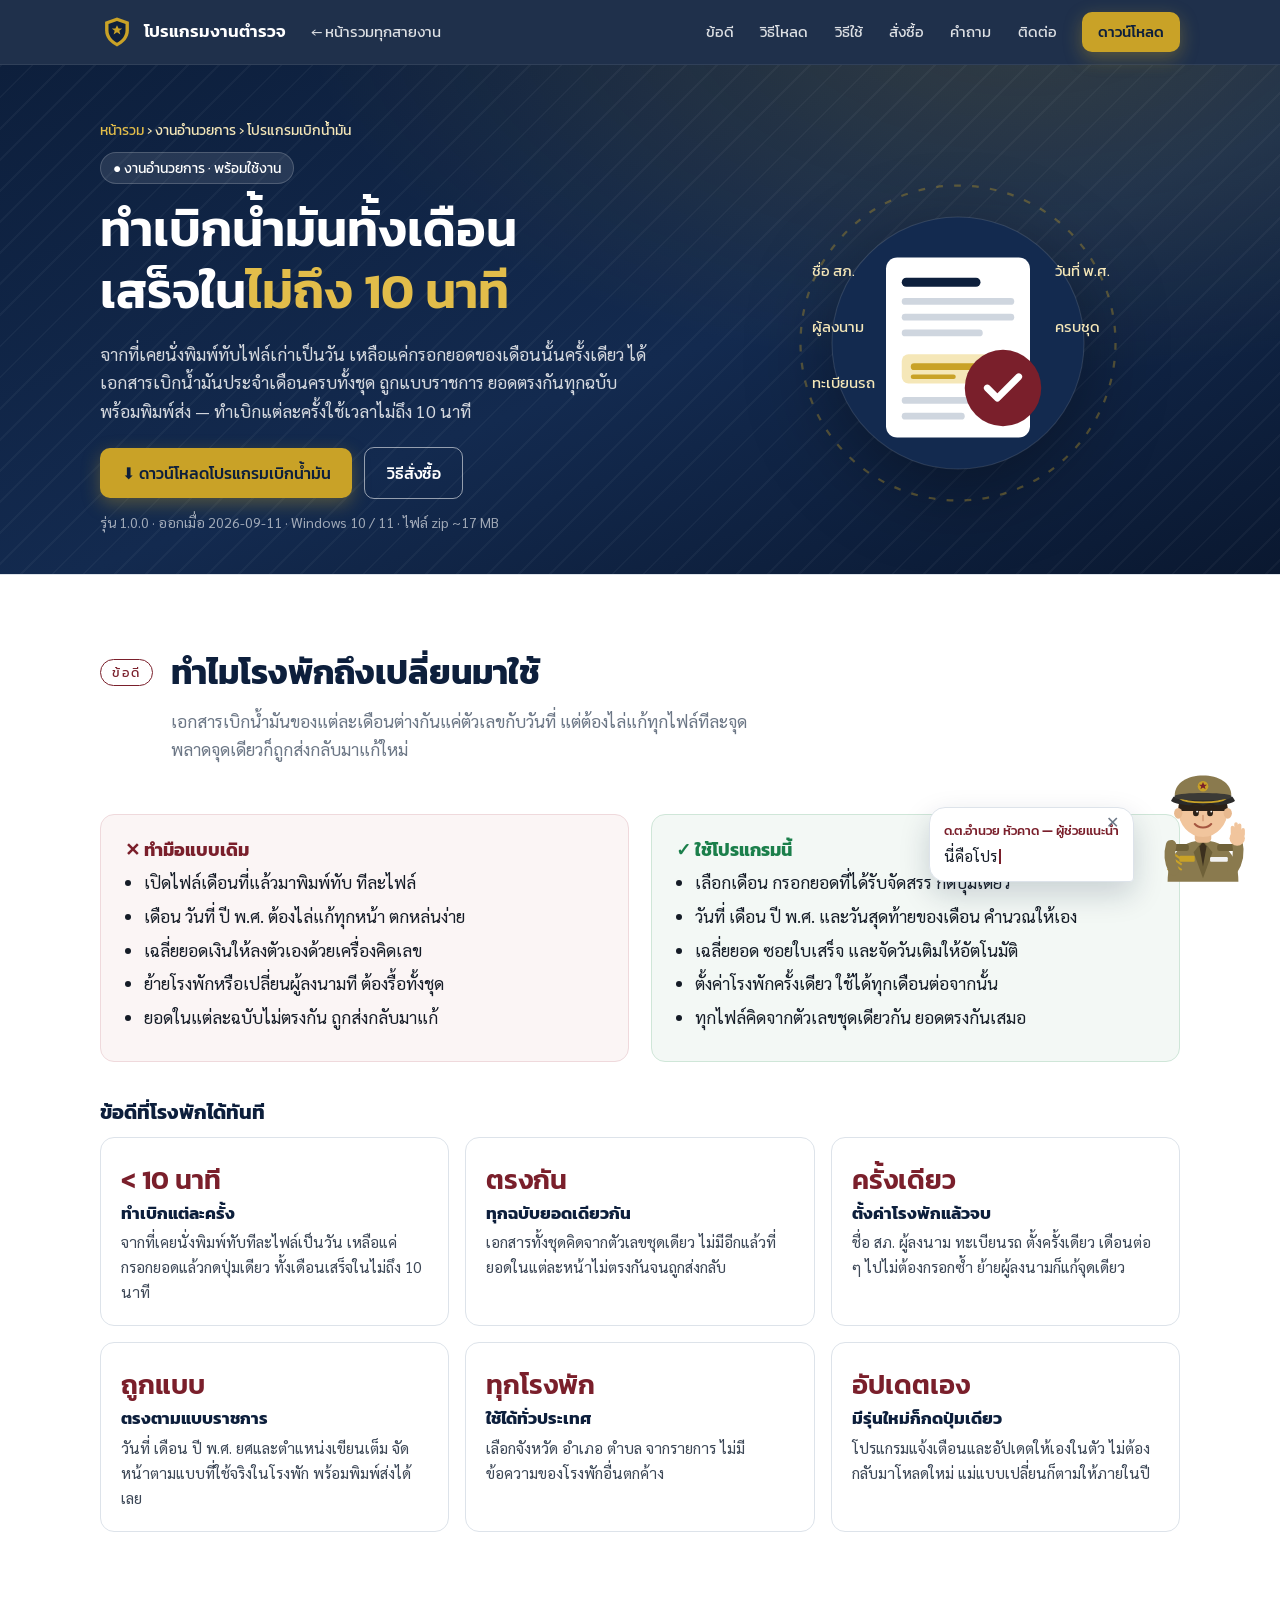
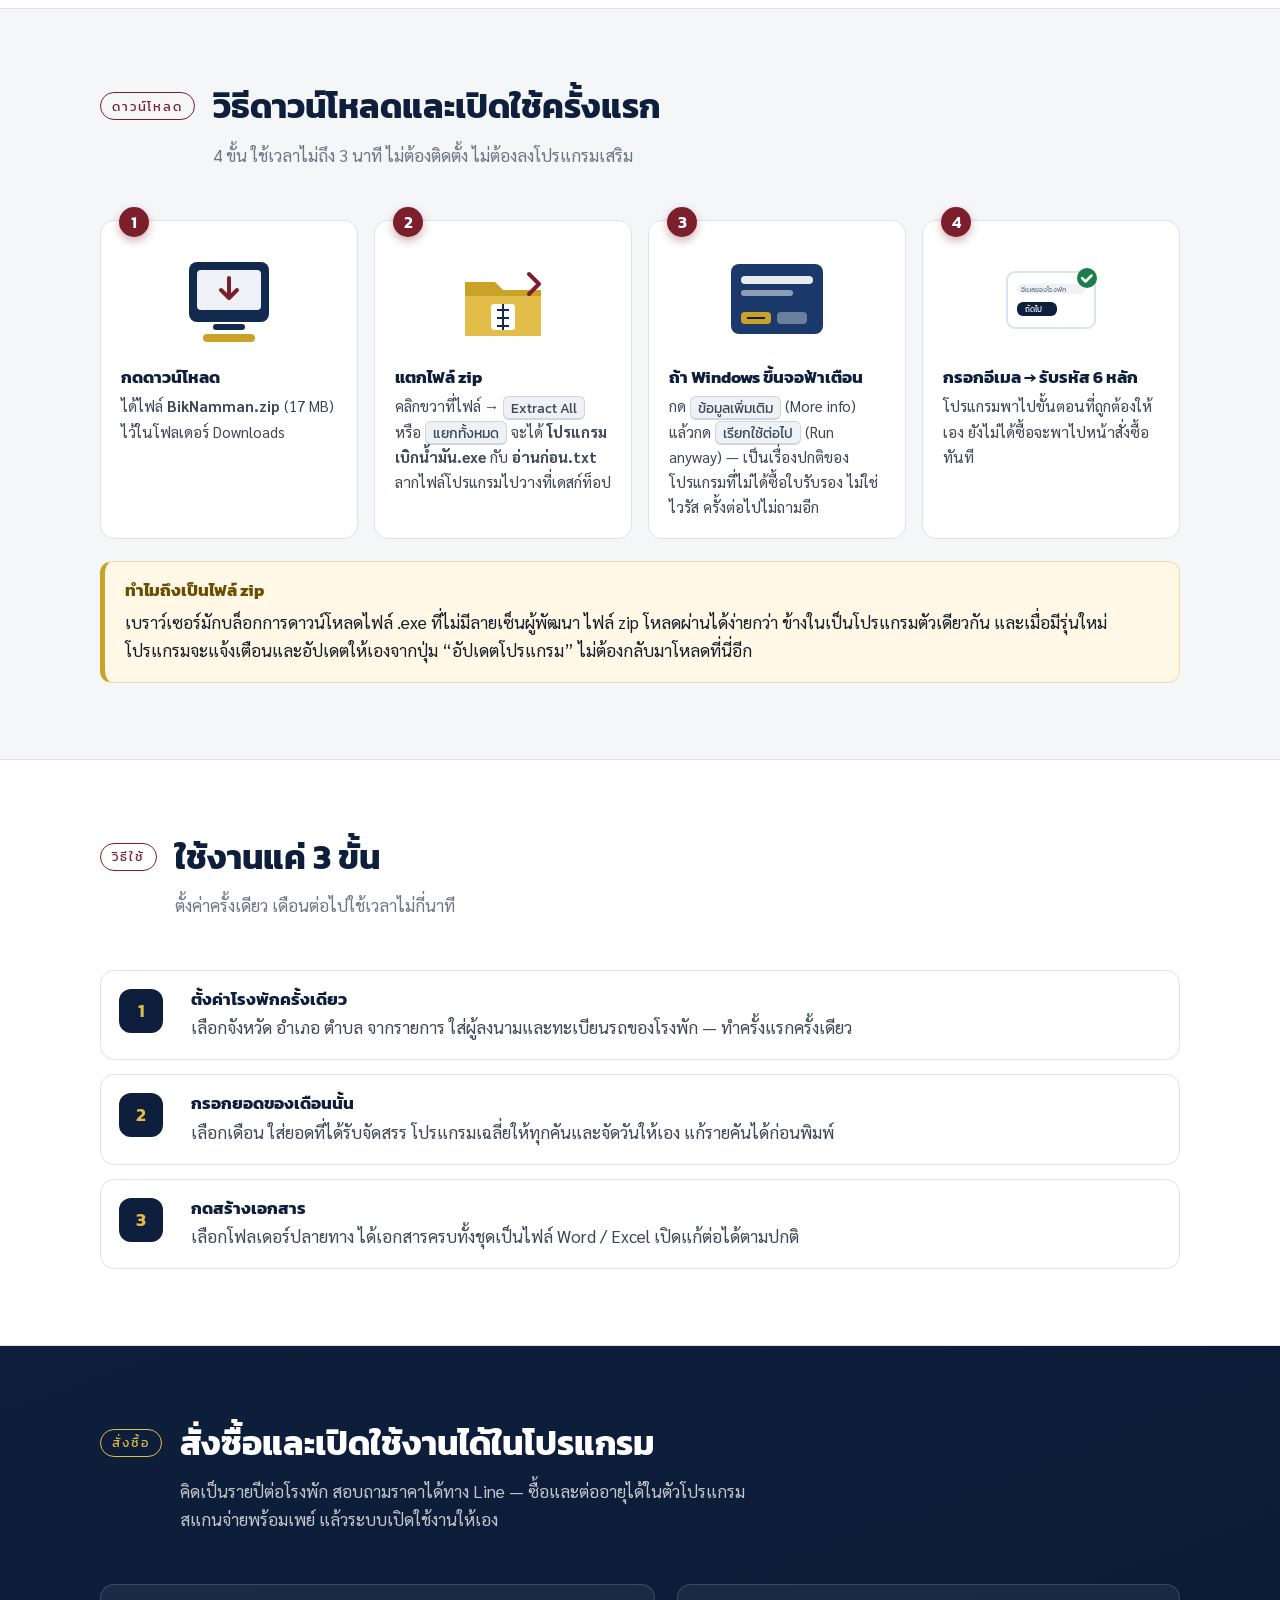
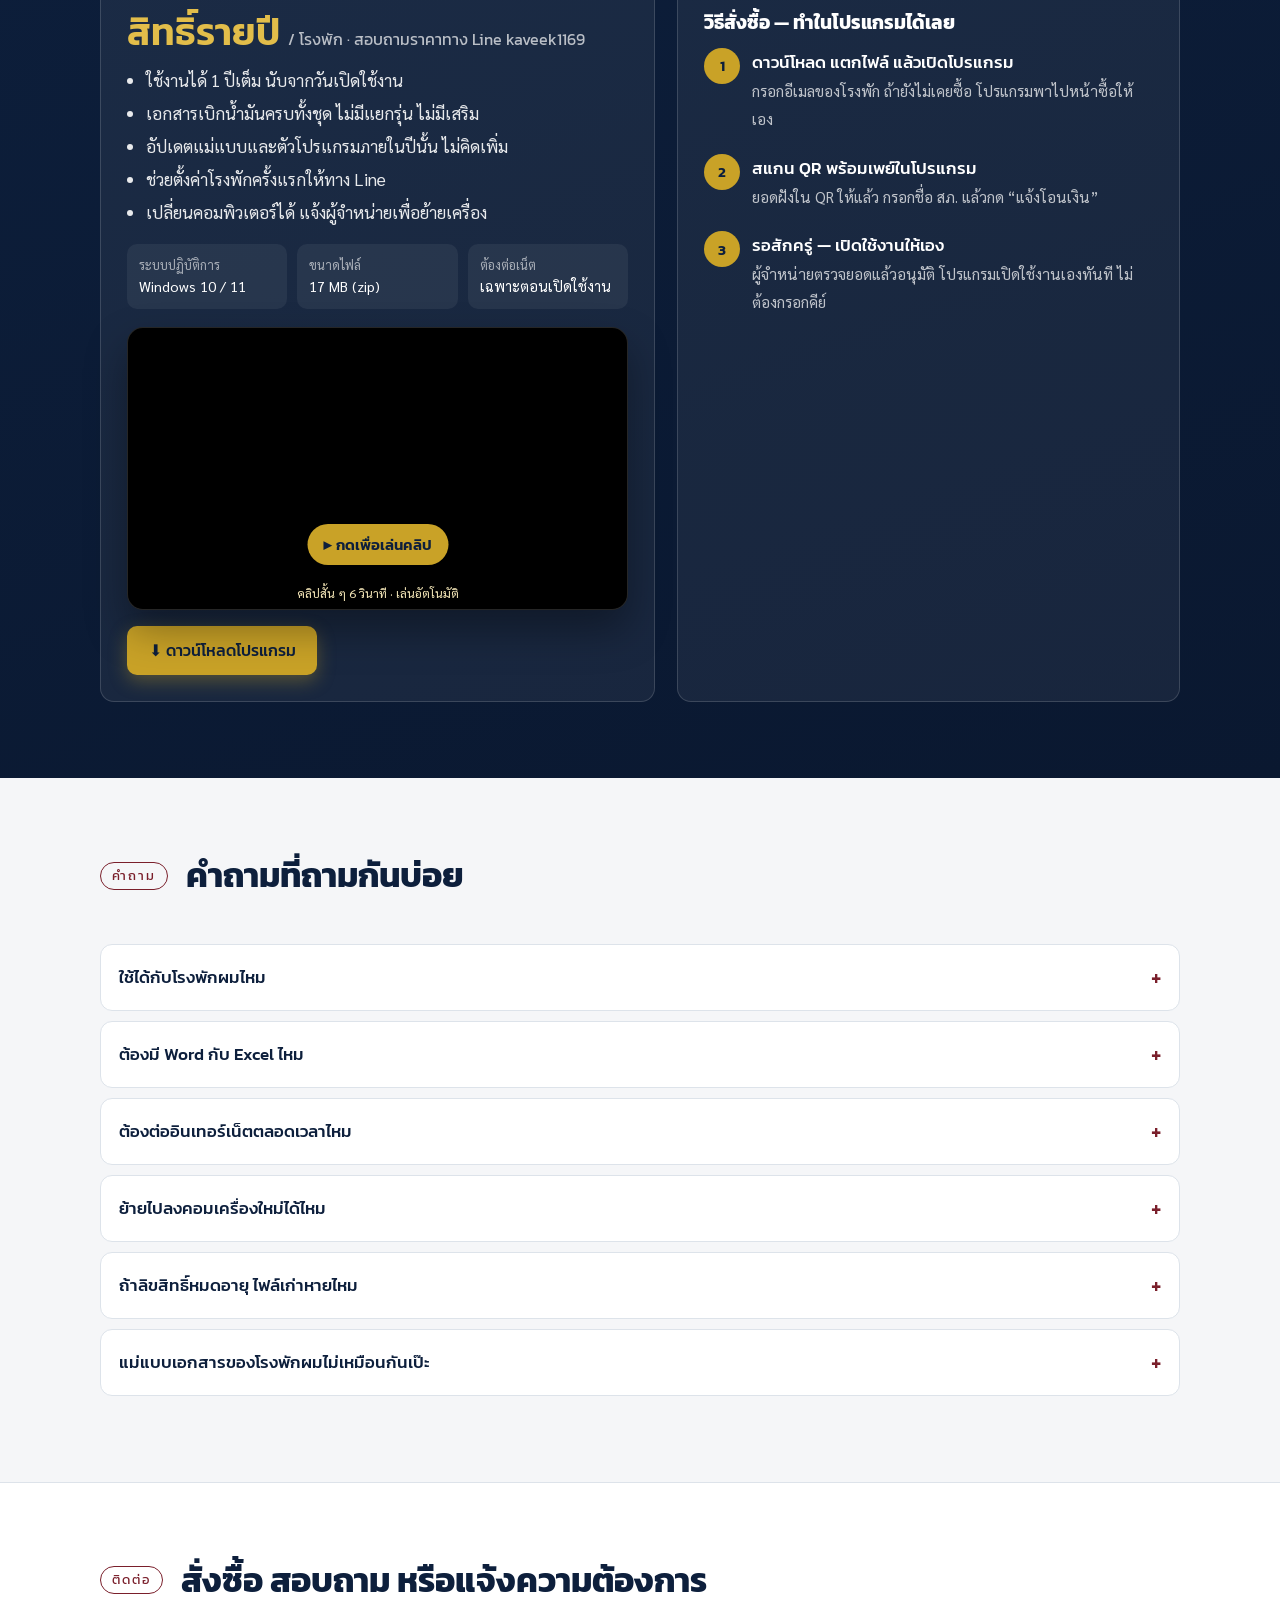
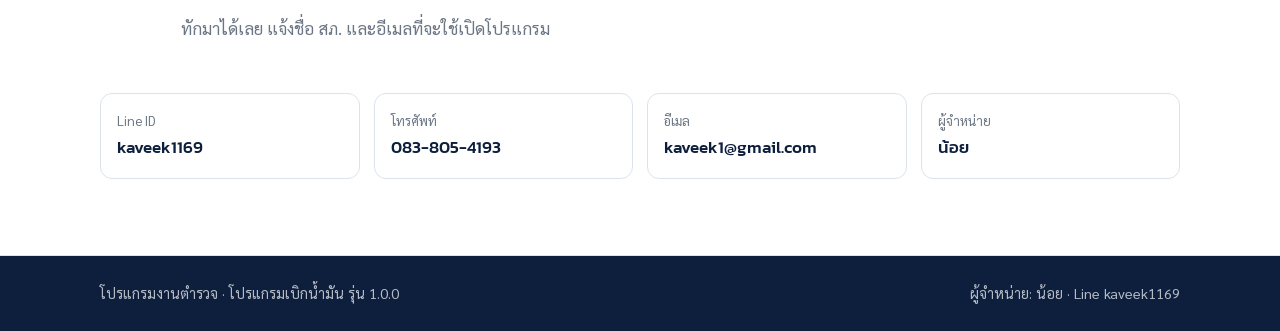
<file: biknamman.html>
<!DOCTYPE html>
<html lang="th" class="js">
<head>
<meta charset="utf-8">
<meta name="viewport" content="width=device-width, initial-scale=1">
<title>โปรแกรมเบิกน้ำมัน — งานอำนวยการ</title>
<meta name="description" content="โปรแกรมเบิกน้ำมันสำหรับสถานีตำรวจ กรอกยอดครั้งเดียว ได้เอกสารเบิกน้ำมันประจำเดือนครบชุด ถูกแบบราชการ สอบถามราคาทาง Line">
<link rel="preconnect" href="https://fonts.googleapis.com">
<link rel="preconnect" href="https://fonts.gstatic.com" crossorigin>
<link href="https://fonts.googleapis.com/css2?family=Kanit:wght@400;500;600;700&family=Sarabun:wght@400;500;600;700&display=swap" rel="stylesheet">
<link rel="stylesheet" href="site.css">
</head>
<body>
<nav class="nav">
  <div class="wrap">
    <a class="brand" href="index.html"><svg class="badge" viewBox="0 0 40 40" aria-hidden="true"><path d="M20 3l14 5v10c0 9-6 15-14 19C12 33 6 27 6 18V8l14-5z" fill="#c9a227"/><path d="M20 7l10 3.6V18c0 7-4.4 11.6-10 14.6C14.4 29.6 10 25 10 18v-7.4L20 7z" fill="#0d1f3c"/><path d="M20 12l1.9 4h4.2l-3.4 2.6 1.3 4.2L20 20.4l-4 2.4 1.3-4.2-3.4-2.6h4.2z" fill="#c9a227"/></svg> โปรแกรมงานตำรวจ</a>
    <a class="back" href="index.html">← หน้ารวมทุกสายงาน</a>
    <div class="nav-links"><a href="#fuel">ข้อดี</a><a href="#install">วิธีโหลด</a><a href="#howto">วิธีใช้</a><a href="#price">สั่งซื้อ</a><a href="#faq">คำถาม</a><a href="#contact">ติดต่อ</a></div>
    <a class="btn btn-gold" href="BikNamman.zip" download>ดาวน์โหลด</a>
  </div>
</nav>

<header class="hero" id="top">
  <div class="wrap">
    <div class="crumb"><a href="index.html">หน้ารวม</a> › งานอำนวยการ › โปรแกรมเบิกน้ำมัน</div>
    <div class="slides" style="min-height:0;position:static">
      <section class="slide active" style="position:static">
        <div>
          <span class="slide-kicker">● งานอำนวยการ · พร้อมใช้งาน</span>
          <h1>ทำเบิกน้ำมันทั้งเดือน<br>เสร็จใน<em>ไม่ถึง 10 นาที</em></h1>
          <p class="lede">จากที่เคยนั่งพิมพ์ทับไฟล์เก่าเป็นวัน เหลือแค่กรอกยอดของเดือนนั้นครั้งเดียว
            ได้เอกสารเบิกน้ำมันประจำเดือนครบทั้งชุด ถูกแบบราชการ ยอดตรงกันทุกฉบับ พร้อมพิมพ์ส่ง
            — ทำเบิกแต่ละครั้งใช้เวลาไม่ถึง 10 นาที</p>
          <div class="cta">
            <a class="btn btn-gold" href="BikNamman.zip" download>⬇ ดาวน์โหลดโปรแกรมเบิกน้ำมัน</a>
            <a class="btn btn-ghost" href="#price">วิธีสั่งซื้อ</a>
            <span class="note" id="vernote">Windows 10 / 11 · ไฟล์ zip 17 MB · ไม่ต้องติดตั้ง</span>
          </div>
        </div>
        <div class="slide-art">
          <svg viewBox="0 0 320 320" aria-hidden="true">
            <circle class="ring" cx="160" cy="160" r="140" fill="none" stroke="rgba(201,162,39,.35)" stroke-width="2" stroke-dasharray="6 10"/>
            <circle cx="160" cy="160" r="112" fill="#132a4f" stroke="rgba(255,255,255,.12)"/>
            <g transform="translate(96 84)">
              <rect x="0" y="0" width="128" height="160" rx="10" fill="#fff"/>
              <rect x="14" y="18" width="70" height="8" rx="4" fill="#0d1f3c"/>
              <rect x="14" y="36" width="100" height="6" rx="3" fill="#cfd6df"/>
              <rect x="14" y="50" width="100" height="6" rx="3" fill="#cfd6df"/>
              <rect x="14" y="64" width="72" height="6" rx="3" fill="#cfd6df"/>
              <rect x="14" y="86" width="100" height="26" rx="6" fill="#f5e7b8"/>
              <rect x="22" y="94" width="60" height="6" rx="3" fill="#c9a227"/>
              <rect x="22" y="104" width="40" height="4" rx="2" fill="#c9a227"/>
              <rect x="14" y="124" width="100" height="6" rx="3" fill="#cfd6df"/>
              <rect x="14" y="138" width="56" height="6" rx="3" fill="#cfd6df"/>
            </g>
            <g transform="translate(200 200)">
              <circle r="34" fill="#7a1f2b"/>
              <path d="M-14 0l9 9 19-19" fill="none" stroke="#fff" stroke-width="6" stroke-linecap="round" stroke-linejoin="round"/>
            </g>
            <g font-family="Kanit,Sarabun,sans-serif" font-size="13" fill="#f5e7b8">
              <text x="30" y="100">ชื่อ สภ.</text><text x="30" y="150">ผู้ลงนาม</text><text x="30" y="200">ทะเบียนรถ</text>
              <text x="246" y="100">วันที่ พ.ศ.</text><text x="246" y="150">ครบชุด</text>
            </g>
          </svg>
        </div>
      </section>
    </div>
  </div>
</header>
<!-- ═══════════ <!-- ═══════════ โปรแกรมเบิกน้ำมัน ═══════════ -->
<section class="sec product" id="fuel">
  <div class="wrap">
    <div class="sec-head reveal">
      <span class="sec-label">ข้อดี</span>
      <div><h2>ทำไมโรงพักถึงเปลี่ยนมาใช้</h2>
        <p>เอกสารเบิกน้ำมันของแต่ละเดือนต่างกันแค่ตัวเลขกับวันที่ แต่ต้องไล่แก้ทุกไฟล์ทีละจุด พลาดจุดเดียวก็ถูกส่งกลับมาแก้ใหม่</p></div>
    </div>

    <div class="two">
      <div class="card bad reveal">
        <h3>✕ ทำมือแบบเดิม</h3>
        <ul>
          <li>เปิดไฟล์เดือนที่แล้วมาพิมพ์ทับ ทีละไฟล์</li>
          <li>เดือน วันที่ ปี พ.ศ. ต้องไล่แก้ทุกหน้า ตกหล่นง่าย</li>
          <li>เฉลี่ยยอดเงินให้ลงตัวเองด้วยเครื่องคิดเลข</li>
          <li>ย้ายโรงพักหรือเปลี่ยนผู้ลงนามที ต้องรื้อทั้งชุด</li>
          <li>ยอดในแต่ละฉบับไม่ตรงกัน ถูกส่งกลับมาแก้</li>
        </ul>
      </div>
      <div class="card good reveal">
        <h3>✓ ใช้โปรแกรมนี้</h3>
        <ul>
          <li>เลือกเดือน กรอกยอดที่ได้รับจัดสรร กดปุ่มเดียว</li>
          <li>วันที่ เดือน ปี พ.ศ. และวันสุดท้ายของเดือน คำนวณให้เอง</li>
          <li>เฉลี่ยยอด ซอยใบเสร็จ และจัดวันเติมให้อัตโนมัติ</li>
          <li>ตั้งค่าโรงพักครั้งเดียว ใช้ได้ทุกเดือนต่อจากนั้น</li>
          <li>ทุกไฟล์คิดจากตัวเลขชุดเดียวกัน ยอดตรงกันเสมอ</li>
        </ul>
      </div>
    </div>

    <h3 style="margin:38px 0 12px;color:var(--navy);font-size:1.25rem" class="reveal">ข้อดีที่โรงพักได้ทันที</h3>
    <div class="feats">
      <div class="feat reveal"><div class="num">&lt; 10 นาที</div><h3>ทำเบิกแต่ละครั้ง</h3><p>จากที่เคยนั่งพิมพ์ทับทีละไฟล์เป็นวัน เหลือแค่กรอกยอดแล้วกดปุ่มเดียว ทั้งเดือนเสร็จในไม่ถึง 10 นาที</p></div>
      <div class="feat reveal"><div class="num">ตรงกัน</div><h3>ทุกฉบับยอดเดียวกัน</h3><p>เอกสารทั้งชุดคิดจากตัวเลขชุดเดียว ไม่มีอีกแล้วที่ยอดในแต่ละหน้าไม่ตรงกันจนถูกส่งกลับ</p></div>
      <div class="feat reveal"><div class="num">ครั้งเดียว</div><h3>ตั้งค่าโรงพักแล้วจบ</h3><p>ชื่อ สภ. ผู้ลงนาม ทะเบียนรถ ตั้งครั้งเดียว เดือนต่อ ๆ ไปไม่ต้องกรอกซ้ำ ย้ายผู้ลงนามก็แก้จุดเดียว</p></div>
      <div class="feat reveal"><div class="num">ถูกแบบ</div><h3>ตรงตามแบบราชการ</h3><p>วันที่ เดือน ปี พ.ศ. ยศและตำแหน่งเขียนเต็ม จัดหน้าตามแบบที่ใช้จริงในโรงพัก พร้อมพิมพ์ส่งได้เลย</p></div>
      <div class="feat reveal"><div class="num">ทุกโรงพัก</div><h3>ใช้ได้ทั่วประเทศ</h3><p>เลือกจังหวัด อำเภอ ตำบล จากรายการ ไม่มีข้อความของโรงพักอื่นตกค้าง</p></div>
      <div class="feat reveal"><div class="num">อัปเดตเอง</div><h3>มีรุ่นใหม่ก็กดปุ่มเดียว</h3><p>โปรแกรมแจ้งเตือนและอัปเดตให้เองในตัว ไม่ต้องกลับมาโหลดใหม่ แม่แบบเปลี่ยนก็ตามให้ภายในปี</p></div>
    </div>
  </div>
</section>

<!-- ═══════════ <!-- ═══════════ วิธีดาวน์โหลด ═══════════ -->
<section class="sec" id="install">
  <div class="wrap">
    <div class="sec-head reveal">
      <span class="sec-label">ดาวน์โหลด</span>
      <div><h2>วิธีดาวน์โหลดและเปิดใช้ครั้งแรก</h2><p>4 ขั้น ใช้เวลาไม่ถึง 3 นาที ไม่ต้องติดตั้ง ไม่ต้องลงโปรแกรมเสริม</p></div>
    </div>
    <div class="steps">
      <div class="step reveal">
        <div class="art"><svg viewBox="0 0 120 100" aria-hidden="true"><rect x="20" y="10" width="80" height="60" rx="8" fill="#132a4f"/><rect x="28" y="18" width="64" height="40" rx="4" fill="#eef1f5"/><path d="M60 26v18M52 38l8 8 8-8" stroke="#7a1f2b" stroke-width="4" fill="none" stroke-linecap="round" stroke-linejoin="round"/><rect x="44" y="72" width="32" height="6" rx="3" fill="#132a4f"/><rect x="34" y="82" width="52" height="8" rx="4" fill="#c9a227"/></svg></div>
        <h3>กดดาวน์โหลด</h3>
        <p>ได้ไฟล์ <b>BikNamman.zip</b> (17 MB) ไว้ในโฟลเดอร์ Downloads</p>
      </div>
      <div class="step reveal">
        <div class="art"><svg viewBox="0 0 120 100" aria-hidden="true"><path d="M22 30h30l8 8h38v46H22z" fill="#c9a227"/><path d="M22 44h76v40H22z" fill="#e2bd4a"/><rect x="48" y="52" width="24" height="26" rx="3" fill="#fff"/><path d="M60 52v26M54 58h12M54 66h12M54 74h12" stroke="#132a4f" stroke-width="2"/><path d="M86 22l10 10-10 10" fill="none" stroke="#7a1f2b" stroke-width="4" stroke-linecap="round" stroke-linejoin="round"/></svg></div>
        <h3>แตกไฟล์ zip</h3>
        <p>คลิกขวาที่ไฟล์ → <kbd>Extract All</kbd> หรือ <kbd>แยกทั้งหมด</kbd> จะได้ <b>โปรแกรมเบิกน้ำมัน.exe</b> กับ <b>อ่านก่อน.txt</b> ลากไฟล์โปรแกรมไปวางที่เดสก์ท็อป</p>
      </div>
      <div class="step reveal">
        <div class="art"><svg viewBox="0 0 120 100" aria-hidden="true"><rect x="14" y="12" width="92" height="70" rx="8" fill="#1b3a6b"/><rect x="24" y="24" width="72" height="8" rx="4" fill="#fff" opacity=".9"/><rect x="24" y="38" width="52" height="6" rx="3" fill="#fff" opacity=".5"/><rect x="24" y="60" width="30" height="12" rx="4" fill="#c9a227"/><rect x="60" y="60" width="30" height="12" rx="4" fill="#fff" opacity=".35"/><path d="M30 66h18" stroke="#0d1f3c" stroke-width="2"/></svg></div>
        <h3>ถ้า Windows ขึ้นจอฟ้าเตือน</h3>
        <p>กด <kbd>ข้อมูลเพิ่มเติม</kbd> (More info) แล้วกด <kbd>เรียกใช้ต่อไป</kbd> (Run anyway) — เป็นเรื่องปกติของโปรแกรมที่ไม่ได้ซื้อใบรับรอง ไม่ใช่ไวรัส ครั้งต่อไปไม่ถามอีก</p>
      </div>
      <div class="step reveal">
        <div class="art"><svg viewBox="0 0 120 100" aria-hidden="true"><rect x="16" y="20" width="88" height="56" rx="8" fill="#fff" stroke="#dde3ea" stroke-width="2"/><rect x="26" y="32" width="68" height="10" rx="5" fill="#eef1f5"/><text x="30" y="40" font-family="Kanit,sans-serif" font-size="7" fill="#6b7685">อีเมลของโรงพัก</text><rect x="26" y="50" width="40" height="14" rx="6" fill="#0d1f3c"/><text x="34" y="60" font-family="Kanit,sans-serif" font-size="8" fill="#fff">ถัดไป</text><circle cx="96" cy="26" r="10" fill="#1b7f4b"/><path d="M91 26l3.5 3.5 6-6" fill="none" stroke="#fff" stroke-width="2.5" stroke-linecap="round" stroke-linejoin="round"/></svg></div>
        <h3>กรอกอีเมล → รับรหัส 6 หลัก</h3>
        <p>โปรแกรมพาไปขั้นตอนที่ถูกต้องให้เอง ยังไม่ได้ซื้อจะพาไปหน้าสั่งซื้อทันที</p>
      </div>
    </div>
    <div class="notice reveal">
      <h3>ทำไมถึงเป็นไฟล์ zip</h3>
      <p style="margin:0">เบราว์เซอร์มักบล็อกการดาวน์โหลดไฟล์ .exe ที่ไม่มีลายเซ็นผู้พัฒนา ไฟล์ zip โหลดผ่านได้ง่ายกว่า ข้างในเป็นโปรแกรมตัวเดียวกัน
      และเมื่อมีรุ่นใหม่ โปรแกรมจะแจ้งเตือนและอัปเดตให้เองจากปุ่ม “อัปเดตโปรแกรม” ไม่ต้องกลับมาโหลดที่นี่อีก</p>
    </div>
  </div>
</section>

<!-- ═══════════ <!-- ═══════════ วิธีใช้ ═══════════ -->
<section class="sec product" id="howto">
  <div class="wrap">
    <div class="sec-head reveal">
      <span class="sec-label">วิธีใช้</span>
      <div><h2>ใช้งานแค่ 3 ขั้น</h2><p>ตั้งค่าครั้งเดียว เดือนต่อไปใช้เวลาไม่กี่นาที</p></div>
    </div>
    <div class="timeline">
      <div class="tl reveal"><div class="n">1</div><div><h3>ตั้งค่าโรงพักครั้งเดียว</h3><p>เลือกจังหวัด อำเภอ ตำบล จากรายการ ใส่ผู้ลงนามและทะเบียนรถของโรงพัก — ทำครั้งแรกครั้งเดียว</p></div></div>
      <div class="tl reveal"><div class="n">2</div><div><h3>กรอกยอดของเดือนนั้น</h3><p>เลือกเดือน ใส่ยอดที่ได้รับจัดสรร โปรแกรมเฉลี่ยให้ทุกคันและจัดวันให้เอง แก้รายคันได้ก่อนพิมพ์</p></div></div>
      <div class="tl reveal"><div class="n">3</div><div><h3>กดสร้างเอกสาร</h3><p>เลือกโฟลเดอร์ปลายทาง ได้เอกสารครบทั้งชุดเป็นไฟล์ Word / Excel เปิดแก้ต่อได้ตามปกติ</p></div></div>
    </div>
  </div>
</section>

<!-- ═══════════ <!-- ═══════════ ราคา ═══════════ -->
<section class="sec price" id="price">
  <div class="wrap">
    <div class="sec-head reveal">
      <span class="sec-label">สั่งซื้อ</span>
      <div><h2>สั่งซื้อและเปิดใช้งานได้ในโปรแกรม</h2><p>คิดเป็นรายปีต่อโรงพัก สอบถามราคาได้ทาง Line — ซื้อและต่ออายุได้ในตัวโปรแกรม สแกนจ่ายพร้อมเพย์ แล้วระบบเปิดใช้งานให้เอง</p></div>
    </div>
    <div class="price-grid">
      <div class="price-card reveal">
        <div class="price-big">สิทธิ์รายปี <small>/ โรงพัก · สอบถามราคาทาง Line kaveek1169</small></div>
        <ul>
          <li>ใช้งานได้ 1 ปีเต็ม นับจากวันเปิดใช้งาน</li>
          <li>เอกสารเบิกน้ำมันครบทั้งชุด ไม่มีแยกรุ่น ไม่มีเสริม</li>
          <li>อัปเดตแม่แบบและตัวโปรแกรมภายในปีนั้น ไม่คิดเพิ่ม</li>
          <li>ช่วยตั้งค่าโรงพักครั้งแรกให้ทาง Line</li>
          <li>เปลี่ยนคอมพิวเตอร์ได้ แจ้งผู้จำหน่ายเพื่อย้ายเครื่อง</li>
        </ul>
        <div class="dl-meta">
          <div><span>ระบบปฏิบัติการ</span>Windows 10 / 11</div>
          <div><span>ขนาดไฟล์</span>17 MB (zip)</div>
          <div><span>ต้องต่อเน็ต</span>เฉพาะตอนเปิดใช้งาน</div>
        </div>
        <div class="clip" id="clip">
          <video id="introclip" src="intro.mp4" muted playsinline preload="metadata" aria-label="คลิปแนะนำโปรแกรมเบิกน้ำมัน"></video>
          <button class="clip-btn" id="clipbtn" type="button" hidden>🔊 กดเพื่อเปิดเสียง</button>
          <span class="clip-cap">คลิปสั้น ๆ 6 วินาที · เล่นอัตโนมัติ</span>
        </div>
        <div style="margin-top:16px"><a class="btn btn-gold" href="BikNamman.zip" download>⬇ ดาวน์โหลดโปรแกรม</a></div>
      </div>
      <div class="price-card reveal">
        <h3 style="color:#fff;font-size:1.2rem">วิธีสั่งซื้อ — ทำในโปรแกรมได้เลย</h3>
        <ol class="buy-steps">
          <li><span class="k">1</span><div><b>ดาวน์โหลด แตกไฟล์ แล้วเปิดโปรแกรม</b><span>กรอกอีเมลของโรงพัก ถ้ายังไม่เคยซื้อ โปรแกรมพาไปหน้าซื้อให้เอง</span></div></li>
          <li><span class="k">2</span><div><b>สแกน QR พร้อมเพย์ในโปรแกรม</b><span>ยอดฝังใน QR ให้แล้ว กรอกชื่อ สภ. แล้วกด “แจ้งโอนเงิน”</span></div></li>
          <li><span class="k">3</span><div><b>รอสักครู่ — เปิดใช้งานให้เอง</b><span>ผู้จำหน่ายตรวจยอดแล้วอนุมัติ โปรแกรมเปิดใช้งานเองทันที ไม่ต้องกรอกคีย์</span></div></li>
        </ol>
      </div>
    </div>
  </div>
</section>

<!-- ═══════════ <!-- ═══════════ FAQ ═══════════ -->
<section class="sec" id="faq">
  <div class="wrap">
    <div class="sec-head reveal"><span class="sec-label">คำถาม</span><div><h2>คำถามที่ถามกันบ่อย</h2></div></div>
    <details class="reveal"><summary>ใช้ได้กับโรงพักผมไหม</summary><p>ใช้ได้ทุกโรงพักทั่วประเทศ ชื่อ สภ. อำเภอ จังหวัด ตำรวจภูธรภาค เบอร์โทร เลขหนังสือ ชื่อและยศผู้ลงนามทุกตำแหน่ง เปลี่ยนตามที่ตั้งค่าไว้ทั้งหมด ไม่มีข้อความของโรงพักอื่นตกค้าง</p></details>
    <details class="reveal"><summary>ต้องมี Word กับ Excel ไหม</summary><p>โปรแกรมสร้างไฟล์ .docx และ .xlsx ให้ ถ้าจะเปิดดูหรือสั่งพิมพ์ต้องมีโปรแกรมที่เปิดไฟล์สองชนิดนี้ได้ จะเป็น Microsoft Office, WPS Office หรือ LibreOffice ก็ได้ และควรลงฟอนต์ TH SarabunPSK / TH SarabunIT๙ ในเครื่อง เอกสารจะออกมาตรงตามแบบราชการ</p></details>
    <details class="reveal"><summary>ต้องต่ออินเทอร์เน็ตตลอดเวลาไหม</summary><p>ไม่ต้อง ใช้เน็ตเฉพาะตอนเปิดใช้งานครั้งแรก ตอนต่ออายุ และตอนกดอัปเดตโปรแกรมเท่านั้น หลังจากนั้นทำเอกสารแบบออฟไลน์ได้ทั้งปี</p></details>
    <details class="reveal"><summary>ย้ายไปลงคอมเครื่องใหม่ได้ไหม</summary><p>ได้ สิทธิ์ผูกกับเครื่องทีละ 1 เครื่องเพื่อกันการส่งต่อ ถ้าเปลี่ยนคอมพิวเตอร์ แจ้งผู้จำหน่ายทาง Line เพื่อปลดล็อกเครื่องเดิม แล้วเปิดใช้งานที่เครื่องใหม่ได้เลย ไม่มีค่าใช้จ่าย</p></details>
    <details class="reveal"><summary>ถ้าลิขสิทธิ์หมดอายุ ไฟล์เก่าหายไหม</summary><p>ไม่หาย ไฟล์เอกสารที่สร้างไว้เป็นไฟล์ Word และ Excel ปกติในเครื่องของคุณ โปรแกรมจะเตือนล่วงหน้า 30 วันก่อนหมดอายุ และหลังหมดอายุยังใช้ต่อได้อีก 7 วันเพื่อไม่ให้งานค้าง</p></details>
    <details class="reveal"><summary>แม่แบบเอกสารของโรงพักผมไม่เหมือนกันเป๊ะ</summary><p>แจ้งมาได้ ส่งไฟล์แบบที่โรงพักใช้อยู่มาทาง Line ผู้จำหน่ายปรับแม่แบบให้ตรงกับที่ใช้จริงได้</p></details>
  </div>
</section>

<!-- ═══════════ <!-- ═══════════ ติดต่อ ═══════════ -->
<section class="sec product" id="contact">
  <div class="wrap">
    <div class="sec-head reveal"><span class="sec-label">ติดต่อ</span><div><h2>สั่งซื้อ สอบถาม หรือแจ้งความต้องการ</h2><p>ทักมาได้เลย แจ้งชื่อ สภ. และอีเมลที่จะใช้เปิดโปรแกรม</p></div></div>
    <div class="contact reveal">
      <div><span>Line ID</span><b>kaveek1169</b></div>
      <div><span>โทรศัพท์</span><b>083-805-4193</b></div>
      <div><span>อีเมล</span><b>kaveek1@gmail.com</b></div>
      <div><span>ผู้จำหน่าย</span><b>น้อย</b></div>
    </div>
  </div>
</section>

<footer>
  <div class="wrap">
    <span>โปรแกรมงานตำรวจ · <span id="verfoot">โปรแกรมเบิกน้ำมัน รุ่น 1.0</span></span>
    <span>ผู้จำหน่าย: น้อย · Line kaveek1169</span>
  </div>
</footer>
<!-- ═══════════ <!-- ═══════════ ตัวการ์ตูนตำรวจแนะนำ "ด.ต.อำนวย หัวคาด" (ต้นแบบวาดเอง) ═══════════ -->
<div class="guide" id="guide">
  <div class="bubble" id="bubble">
    <button class="close" id="gclose" aria-label="ปิด">✕</button>
    <b>ด.ต.อำนวย หัวคาด — ผู้ช่วยแนะนำ</b>
    <span id="gtext"></span><span class="cur"></span>
  </div>
  <svg class="officer" id="officer" viewBox="0 0 200 220" aria-hidden="true">
    <!-- ลำตัว/เครื่องแบบสีกากี -->
    <path d="M40 220c0-44 22-70 60-70s60 26 60 70z" fill="#8a7a4e"/>
    <path d="M100 150l-16 20 16 44 16-44z" fill="#6f6139"/>
    <path d="M100 152l-6 8 6 34 6-34z" fill="#3b2f1e"/>
    <!-- อินทรธนู -->
    <rect x="46" y="156" width="30" height="12" rx="4" fill="#6f6139"/><rect x="124" y="156" width="30" height="12" rx="4" fill="#6f6139"/>
    <!-- บั้ง ด.ต. 3 แถบ ที่ต้นแขนซ้าย -->
    <path d="M40 182l12-8 12 8M40 191l12-8 12 8M40 200l12-8 12 8" fill="none" stroke="#c9a227" stroke-width="3.5" stroke-linejoin="round"/>
    <!-- ป้ายชื่อ/เข็ม -->
    <rect x="112" y="178" width="30" height="8" rx="2" fill="#f2f2f2"/><rect x="60" y="176" width="26" height="10" rx="2" fill="#c9a227"/>
    <!-- คอ -->
    <rect x="86" y="128" width="28" height="26" rx="8" fill="#e8b98f"/>
    <!-- หัว -->
    <ellipse cx="100" cy="98" rx="42" ry="46" fill="#f1c59d"/>
    <path d="M58 100c0-18 8-30 20-36h44c12 6 20 18 20 36" fill="#2b2118"/>
    <!-- หู -->
    <ellipse cx="58" cy="104" rx="7" ry="9" fill="#e8b98f"/><ellipse cx="142" cy="104" rx="7" ry="9" fill="#e8b98f"/>
    <!-- หมวกทรงหม้อตาล -->
    <path d="M52 74c0-22 22-34 48-34s48 12 48 34l-6 4H58z" fill="#8a7a4e"/>
    <path d="M50 76h100l4 6c0 5-26 9-54 9s-54-4-54-9z" fill="#2b2b2b"/>
    <path d="M60 78c12 10 68 10 80 0" fill="none" stroke="#c9a227" stroke-width="3"/>
    <path d="M52 74c10-6 86-6 96 0v4c-10 5-86 5-96 0z" fill="#3b3a36"/>
    <!-- ตราหน้าหมวก (ดาวในวงกลม — วาดเอง) -->
    <circle cx="100" cy="58" r="9" fill="#c9a227"/><path d="M100 51l2 4.5h4.8l-3.9 2.9 1.5 4.6-4.4-2.8-4.4 2.8 1.5-4.6-3.9-2.9h4.8z" fill="#7a1f2b"/>
    <!-- คิ้ว ตา -->
    <path d="M78 92c6-4 14-4 20 0M102 92c6-4 14-4 20 0" fill="none" stroke="#2b2118" stroke-width="3" stroke-linecap="round"/>
    <g class="eye"><ellipse cx="88" cy="103" rx="5" ry="6" fill="#2b2118"/><circle cx="90" cy="101" r="1.6" fill="#fff"/></g>
    <g class="eye"><ellipse cx="112" cy="103" rx="5" ry="6" fill="#2b2118"/><circle cx="114" cy="101" r="1.6" fill="#fff"/></g>
    <!-- จมูก ปากยิ้ม -->
    <path d="M100 108v8" stroke="#d9a07a" stroke-width="3" stroke-linecap="round"/>
    <path d="M86 122c6 8 22 8 28 0" fill="none" stroke="#a5563f" stroke-width="3.5" stroke-linecap="round"/>
    <!-- แขนขวายกโบกมือ -->
    <g class="hand">
      <path d="M150 200c8-12 12-30 8-48" fill="none" stroke="#8a7a4e" stroke-width="18" stroke-linecap="round"/>
      <circle cx="158" cy="146" r="13" fill="#f1c59d"/>
      <path d="M150 138v-10M156 134v-12M162 135v-11M168 140v-8" stroke="#f1c59d" stroke-width="6" stroke-linecap="round"/>
    </g>
    <!-- แขนซ้าย -->
    <path d="M50 200c-6-12-8-28-4-42" fill="none" stroke="#8a7a4e" stroke-width="18" stroke-linecap="round"/>
  </svg>
</div>

<script>
window.GUIDE_TIPS={"top": "นี่คือโปรแกรมเบิกน้ำมัน โปรแกรมแรกของงานอำนวยการ กดดาวน์โหลดได้เลย หรือเลื่อนดูรายละเอียดก่อน", "fuel": "กรอกยอดครั้งเดียว ได้เอกสารครบทั้งชุด ยอดทุกฉบับตรงกันเสมอ ไม่ต้องกลัวถูกส่งกลับมาแก้", "install": "โหลดแล้วอย่าลืมแตก zip ก่อนนะครับ ถ้าเจอจอฟ้าของ Windows กด “ข้อมูลเพิ่มเติม” แล้ว “เรียกใช้ต่อไป” ได้เลย ไม่ใช่ไวรัส", "howto": "แค่ 3 ขั้นครับ ตั้งค่าโรงพักครั้งเดียว กรอกยอดของเดือน แล้วกดสร้าง ที่เหลือโปรแกรมทำให้", "price": "สั่งซื้อได้ในโปรแกรมเลยครับ สแกนพร้อมเพย์ แจ้งโอน แล้วระบบเปิดใช้งานให้เอง ไม่ต้องกรอกคีย์", "faq": "ถ้าคำถามไม่มีในนี้ ทัก Line kaveek1169 ได้เลยครับ", "contact": "แจ้งชื่อ สภ. กับอีเมลที่จะใช้เปิดโปรแกรมมาได้เลย ผมรออยู่ครับ"};
</script>
<script>
/* โปรแกรมงานตำรวจ — สคริปต์ร่วมทุกหน้า
   หน้าไหนมีส่วนไหน ก็ทำงานเฉพาะส่วนนั้น (เช็ค element ก่อนทุกครั้ง)
   ข้อมูลที่แต่ละหน้ากำหนดเอง: window.LINES (สายงาน/โปรแกรม) · window.GUIDE_TIPS (คำพูดตัวการ์ตูน) */
(function(){
  var reduce=matchMedia('(prefers-reduced-motion: reduce)').matches;

  /* ── สไลด์ (ถ้ามี #slides) ── */
  var sl=document.getElementById('slides');
  if(sl){
    var slides=[].slice.call(sl.querySelectorAll('.slide')), dots=document.getElementById('dots'),
        count=document.getElementById('count'), cur=0, timer=null;
    slides.forEach(function(s,i){var b=document.createElement('button');b.className='dot';b.setAttribute('aria-label','สไลด์ '+(i+1));
      b.innerHTML='<i></i>';b.addEventListener('click',function(){go(i,true)});dots.appendChild(b)});
    var go=function(n,manual){
      if(n===cur&&manual)return;
      var prev=cur; cur=(n+slides.length)%slides.length;
      if(prev!==cur){slides[prev].classList.remove('active'); slides[prev].classList.add('leaving');
        setTimeout(function(){slides[prev].classList.remove('leaving')},600);}
      slides[cur].classList.add('active');
      [].forEach.call(dots.children,function(d,i){d.classList.toggle('active',i===cur);
        d.style.setProperty('--dur',(slides[i].dataset.dur||6000)+'ms');
        var bar=d.firstChild; bar.style.animation='none'; void bar.offsetWidth; bar.style.animation='';});
      if(count)count.textContent=(cur+1)+' / '+slides.length;
      schedule();
    };
    var schedule=function(){clearTimeout(timer); if(reduce)return; timer=setTimeout(function(){go(cur+1)},+slides[cur].dataset.dur||6000)};
    document.getElementById('next').addEventListener('click',function(){go(cur+1,true)});
    document.getElementById('prev').addEventListener('click',function(){go(cur-1,true)});
    document.addEventListener('keydown',function(e){if(e.key==='ArrowRight')go(cur+1,true);if(e.key==='ArrowLeft')go(cur-1,true)});
    var sx=null;
    sl.addEventListener('touchstart',function(e){sx=e.touches[0].clientX},{passive:true});
    sl.addEventListener('touchend',function(e){if(sx===null)return;var dx=e.changedTouches[0].clientX-sx;if(Math.abs(dx)>50)go(cur+(dx<0?1:-1),true);sx=null});
    sl.addEventListener('mouseenter',function(){clearTimeout(timer)});
    sl.addEventListener('mouseleave',schedule);
    go(0);
  }

  /* ── สายงานและโปรแกรม (ถ้ามี #lines-grid) — ข้อมูลจาก window.LINES ── */
  var ICONS={
    admin:'<path d="M4 21V5a2 2 0 012-2h8a2 2 0 012 2v16"/><path d="M4 21h12"/><path d="M16 9h2a2 2 0 012 2v6a2 2 0 002 2 2 2 0 002-2v-7l-3-3"/><path d="M7 7h6v4H7z"/>',
    patrol:'<path d="M12 2l8 3v6c0 5-3.5 9-8 11-4.5-2-8-6-8-11V5l8-3z"/><path d="M9 12l2 2 4-4"/>',
    inv:'<circle cx="11" cy="11" r="7"/><path d="M21 21l-5-5"/>',
    inq:'<path d="M6 3h9l5 5v13a1 1 0 01-1 1H6a1 1 0 01-1-1V4a1 1 0 011-1z"/><path d="M14 3v6h6"/><path d="M9 13h6M9 17h6"/>',
    traffic:'<rect x="8" y="2" width="8" height="20" rx="3"/><circle cx="12" cy="7" r="1.6"/><circle cx="12" cy="12" r="1.6"/><circle cx="12" cy="17" r="1.6"/>'
  };
  var grid=document.getElementById('lines-grid');
  if(grid&&window.LINES){
    window.LINES.forEach(function(L){
      var n=L.programs.filter(function(p){return p.ready}).length;
      var card=document.createElement('div'); card.className='line-card reveal'+(n?'':' soon');
      var html='<div class="line-head"><div class="ico"><svg width="24" height="24" viewBox="0 0 24 24" fill="none" stroke="currentColor" stroke-width="2" stroke-linecap="round" stroke-linejoin="round">'+ICONS[L.icon]+'</svg></div>'+
        '<h3>'+L.name+'<small>'+(n?('พร้อมใช้ '+n+' โปรแกรม'):'กำลังพัฒนา')+'</small></h3></div><ul class="progs">';
      L.programs.forEach(function(p){
        var tag='<span class="tag '+(p.ready?'ready">พร้อมใช้':'soon">เร็ว ๆ นี้')+'</span>';
        var inner='<div><b>'+p.name+'</b><span>'+p.desc+(p.price?' · '+p.price:'')+'</span></div>'+tag;
        html+= p.ready&&p.href ? '<li><a class="prog" href="'+p.href+'">'+inner+'</a></li>' : '<li><div class="prog soon">'+inner+'</div></li>';
      });
      card.innerHTML=html+'</ul>'; grid.appendChild(card);
    });
  }

  /* ── โผล่ทีละส่วนตอนเลื่อน ── */
  var io=new IntersectionObserver(function(es){es.forEach(function(e){if(e.isIntersecting){e.target.classList.add('in');io.unobserve(e.target)}})},{threshold:.12});
  document.querySelectorAll('.reveal').forEach(function(x){io.observe(x)});

  /* ── คลิปแนะนำ: เล่นเอง 1 ครั้งตอนเลื่อนมาเจอ ── */
  (function(){
    var v=document.getElementById('introclip'), btn=document.getElementById('clipbtn');
    if(!v) return;
    var played=false;
    function show(t){btn.textContent=t;btn.hidden=false}
    function playOnce(){
      if(played) return; played=true;
      v.muted=true; v.currentTime=0;
      var p=v.play();
      if(p&&p.catch) p.catch(function(){show('▶ กดเพื่อเล่นคลิป')});
      else show('🔊 กดเพื่อเปิดเสียง');
      if(p&&p.then) p.then(function(){show('🔊 กดเพื่อเปิดเสียง')});
    }
    if('IntersectionObserver' in window){
      var io=new IntersectionObserver(function(es){
        es.forEach(function(e){ if(e.isIntersecting&&e.intersectionRatio>=.5){playOnce();io.disconnect();} });
      },{threshold:[.5]});
      io.observe(v);
    }else{ playOnce(); }
    v.addEventListener('ended',function(){show('↻ ดูอีกครั้ง (มีเสียง)')});
    btn.addEventListener('click',function(){
      v.muted=false; v.currentTime=0; v.play(); btn.hidden=true;
    });
    v.addEventListener('click',function(){ if(v.paused){v.muted=false;v.currentTime=0;v.play();btn.hidden=true;} });
  })();

  /* ── รุ่นล่าสุดจาก version.json (ถ้าหน้ามี #vernote / #verfoot) ── */
  if(document.getElementById('vernote')||document.getElementById('verfoot')){
    fetch('version.json',{cache:'no-store'}).then(function(r){return r.json()}).then(function(v){
      if(!v||!v.version)return;
      var mb=v.size?(' · ไฟล์ zip ~'+Math.round(v.size/1048576)+' MB'):'';
      var a=document.getElementById('vernote'), b=document.getElementById('verfoot');
      if(a)a.textContent='รุ่น '+v.version+(v.released?' · ออกเมื่อ '+v.released:'')+' · Windows 10 / 11'+mb;
      if(b)b.textContent='โปรแกรมเบิกน้ำมัน รุ่น '+v.version;
    }).catch(function(){});
  }

  /* ── ด.ต.อำนวย หัวคาด: พิมพ์ทีละตัว เปลี่ยนข้อความตามส่วนที่เลื่อนถึง ── */
  var guide=document.getElementById('guide'), tips=window.GUIDE_TIPS||{};
  if(guide){
    var gtext=document.getElementById('gtext'), curKey='', typing=null, secKey='top';
    var say=function(key){
      if(key===curKey||!tips[key])return; curKey=key;
      var s=tips[key], i=0; clearInterval(typing); gtext.textContent='';
      if(reduce){gtext.textContent=s;return}
      typing=setInterval(function(){gtext.textContent=s.slice(0,++i); if(i>=s.length)clearInterval(typing)},22);
    };
    try{ if(localStorage.getItem('guideOff')==='1') guide.classList.add('hidden'); }catch(e){}
    document.getElementById('gclose').addEventListener('click',function(){guide.classList.add('hidden');try{localStorage.setItem('guideOff','1')}catch(e){}});
    document.getElementById('officer').addEventListener('click',function(){curKey='';say(secKey)});
    var so=new IntersectionObserver(function(es){es.forEach(function(e){if(e.isIntersecting){secKey=e.target.id;say(secKey)}})},{rootMargin:'-40% 0px -50% 0px'});
    Object.keys(tips).forEach(function(id){var n=document.getElementById(id);if(n)so.observe(n)});
    say('top');
  }
})();
</script>
</body>
</html>
</file>
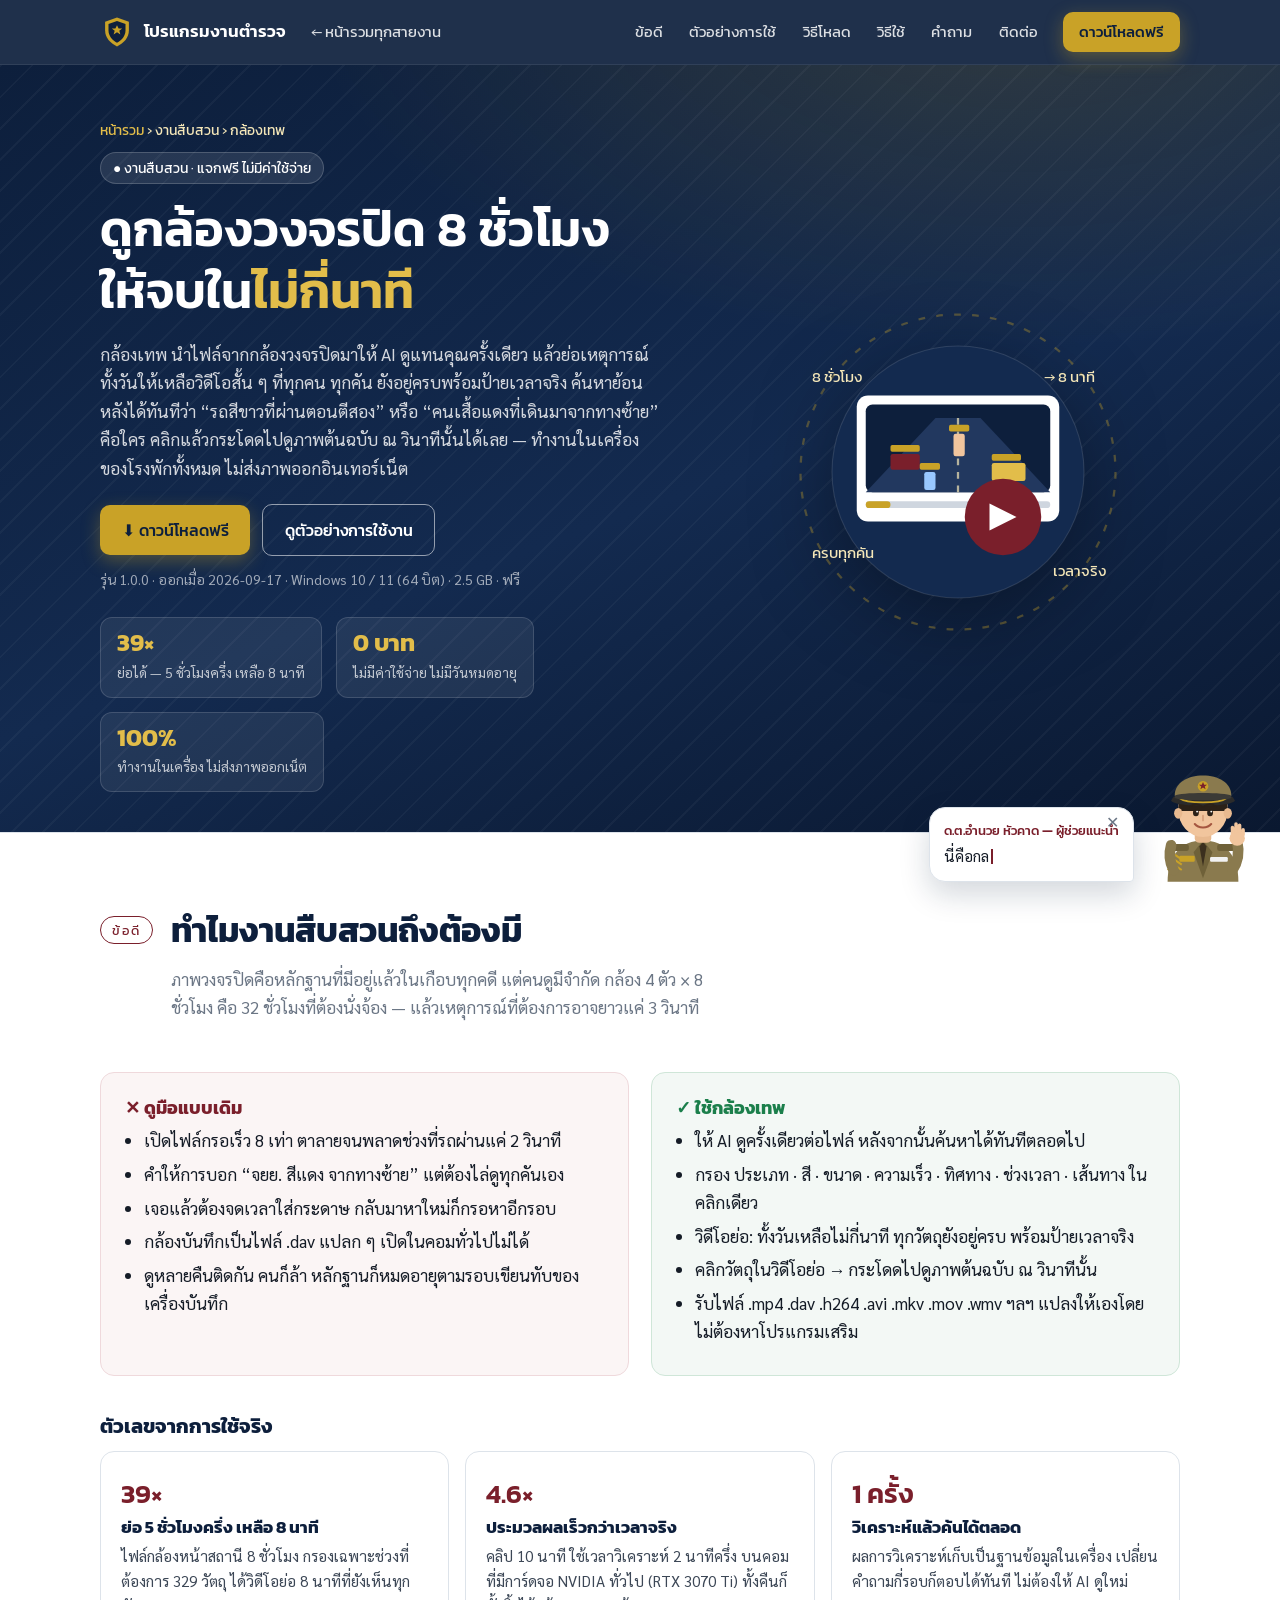
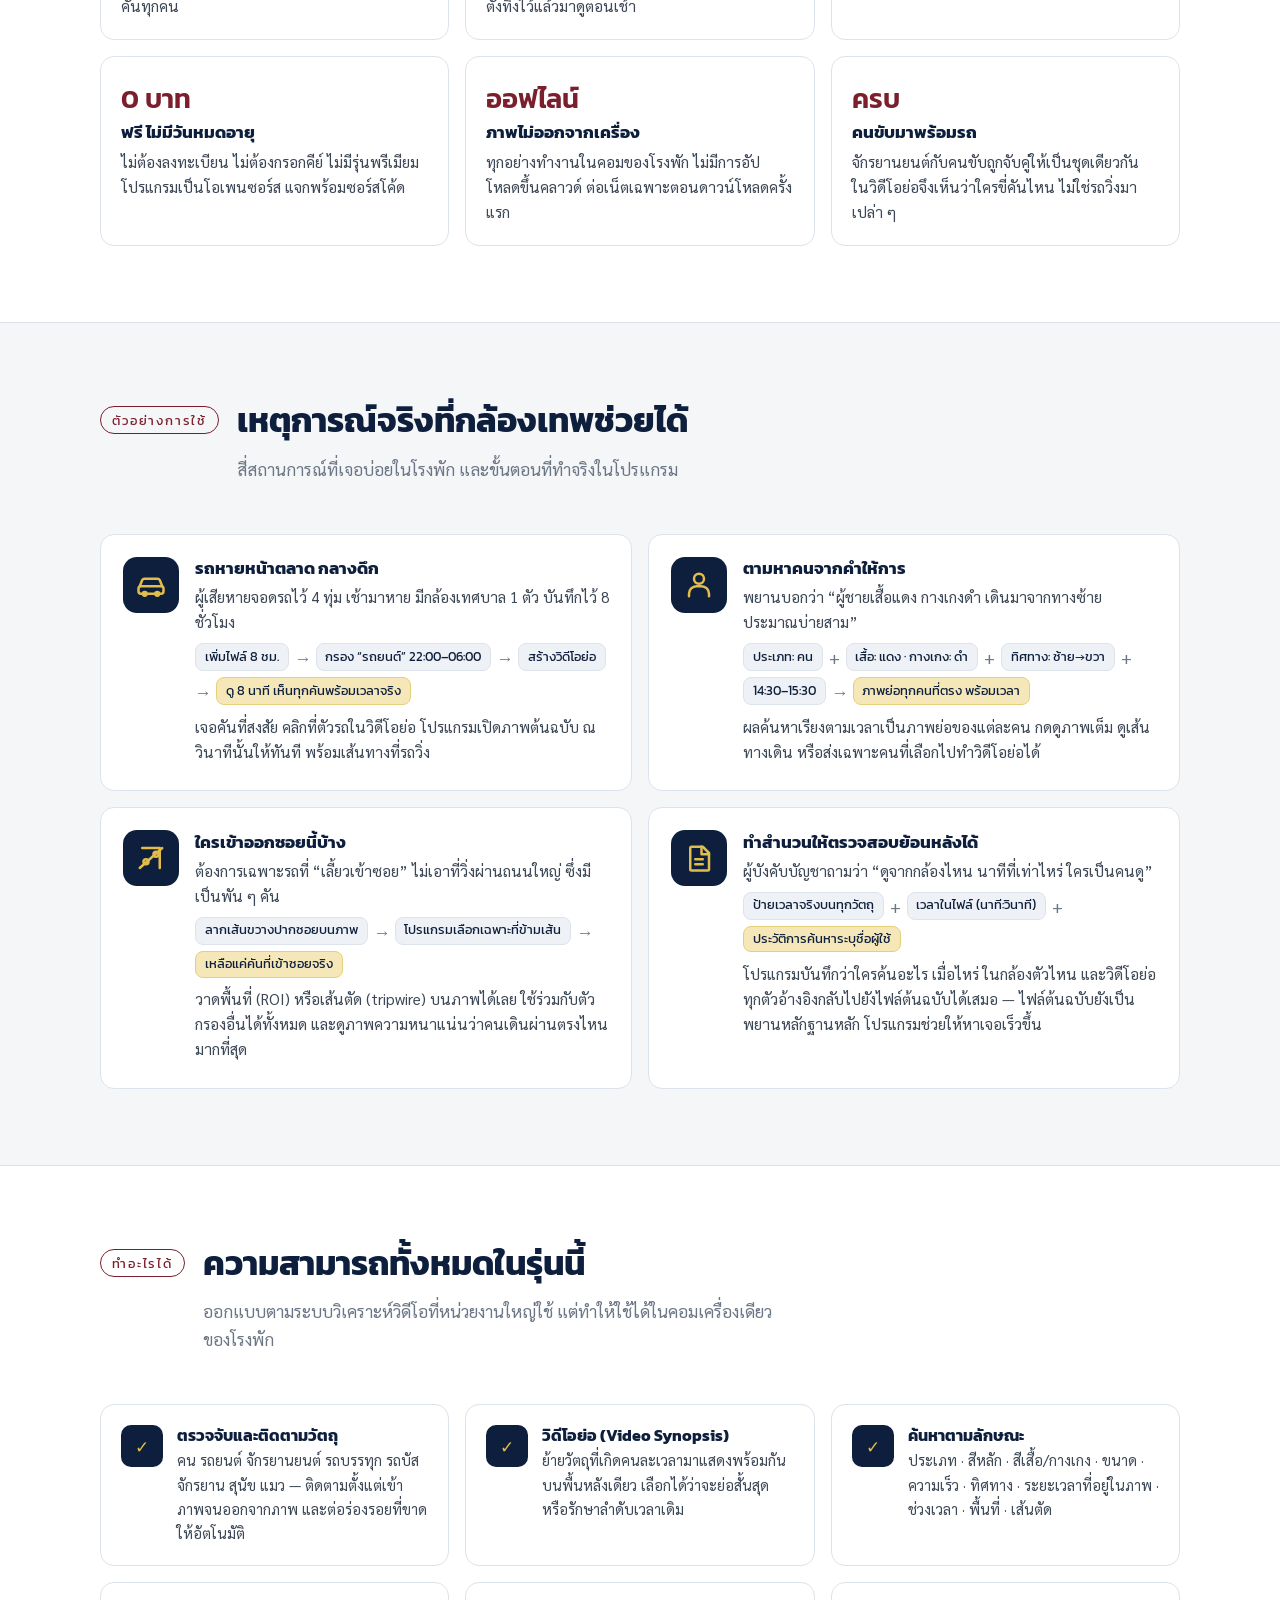
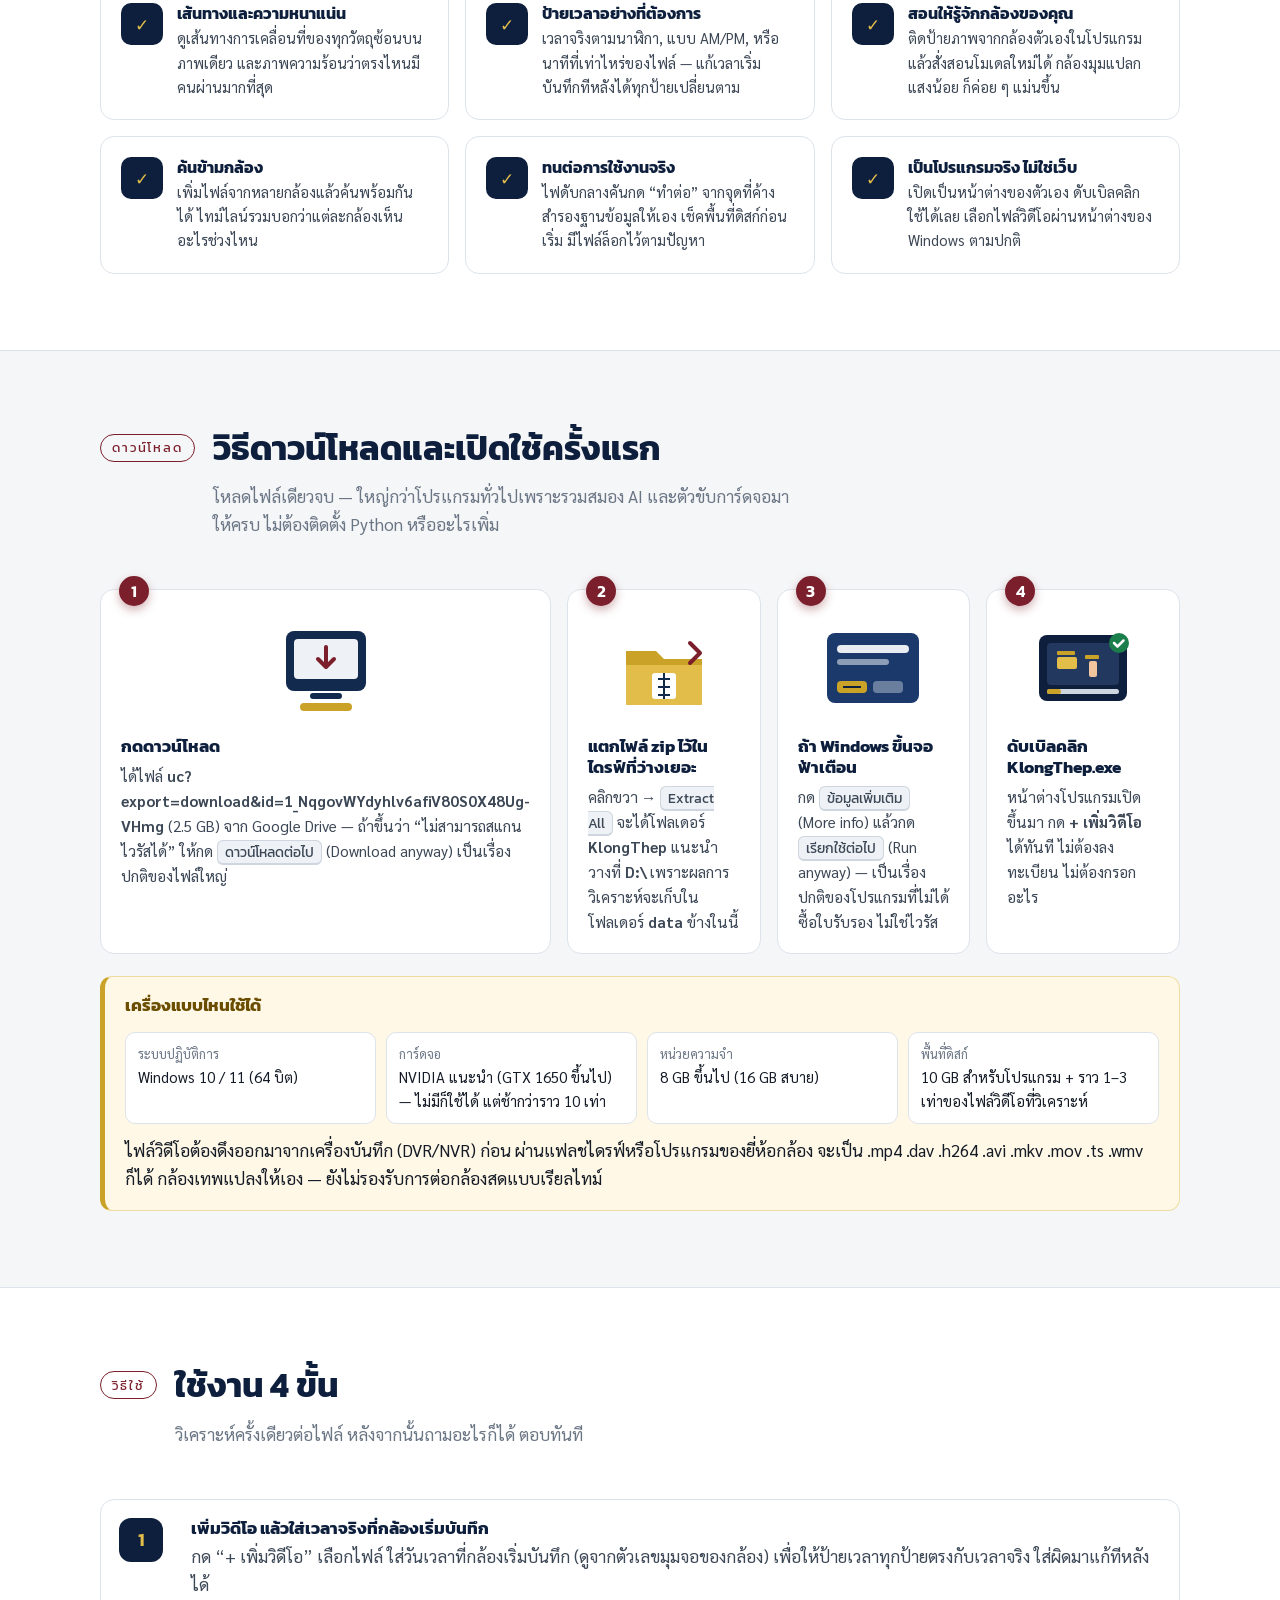
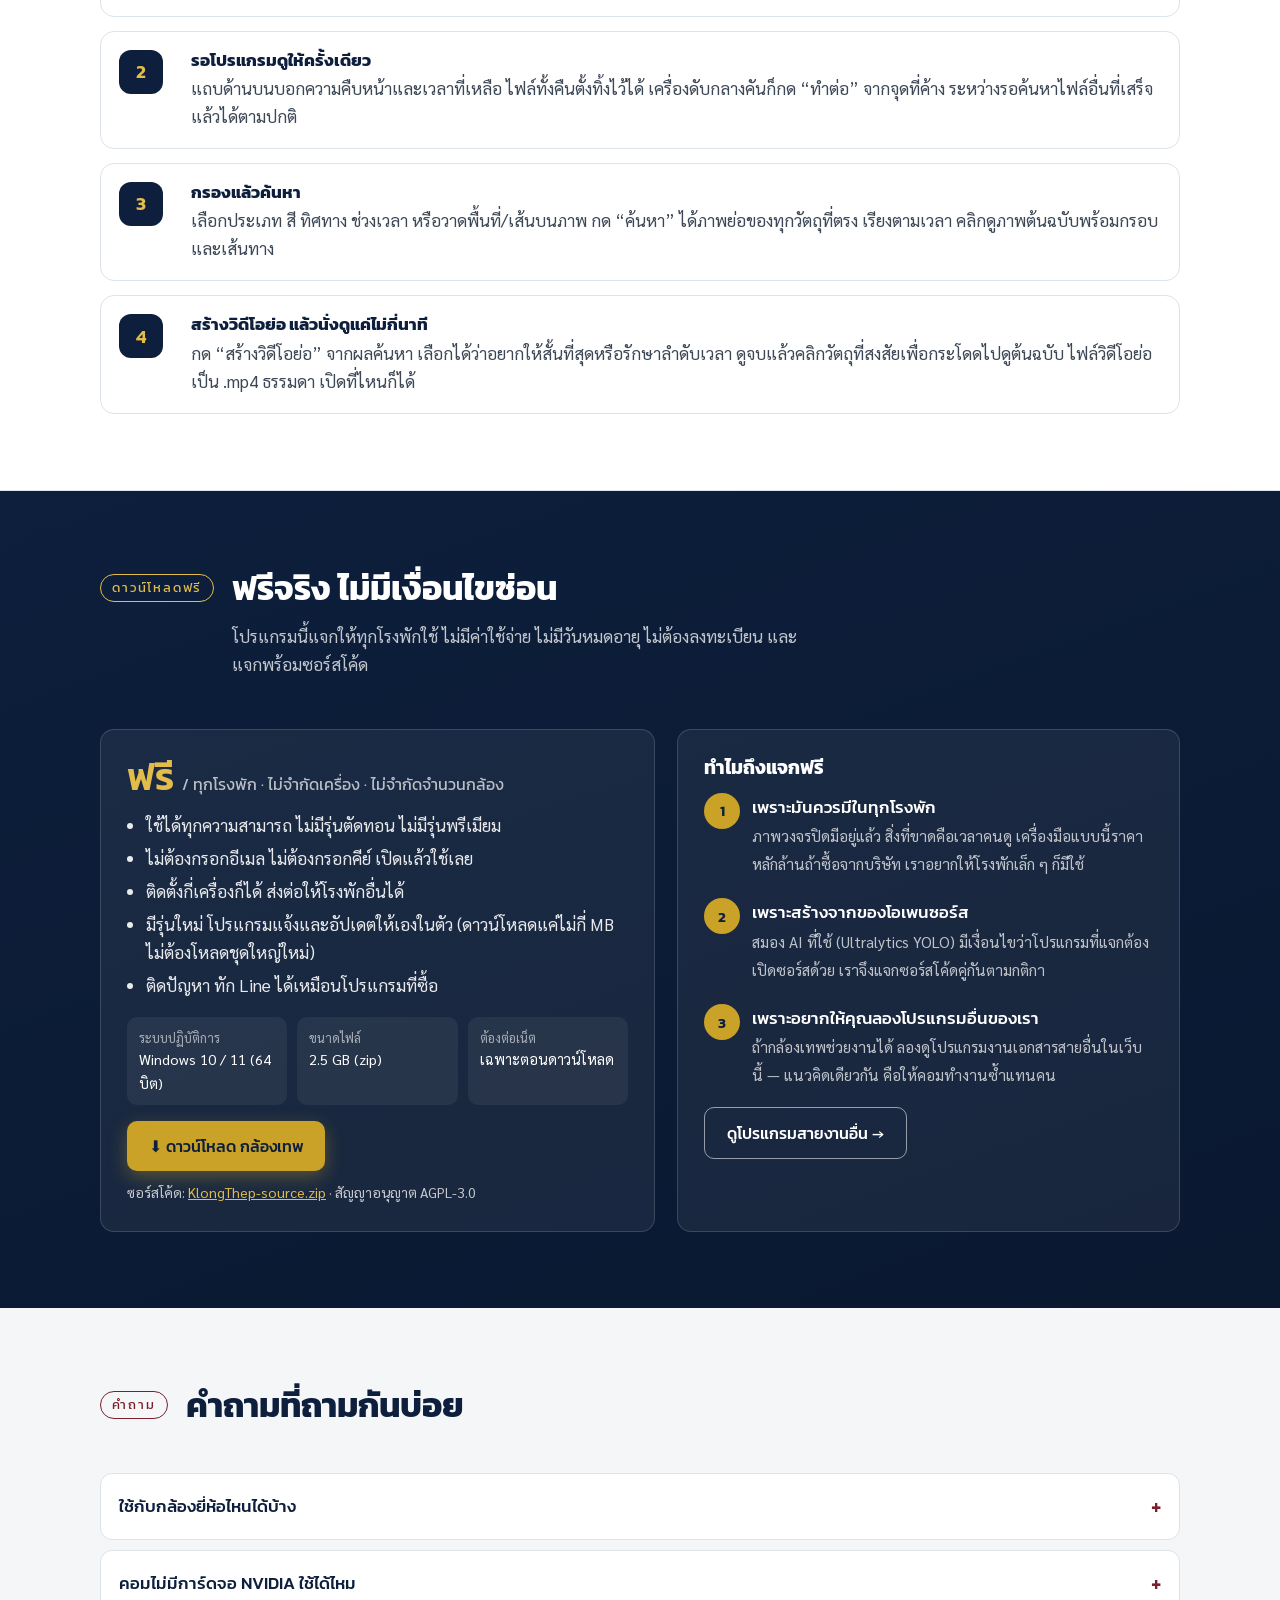
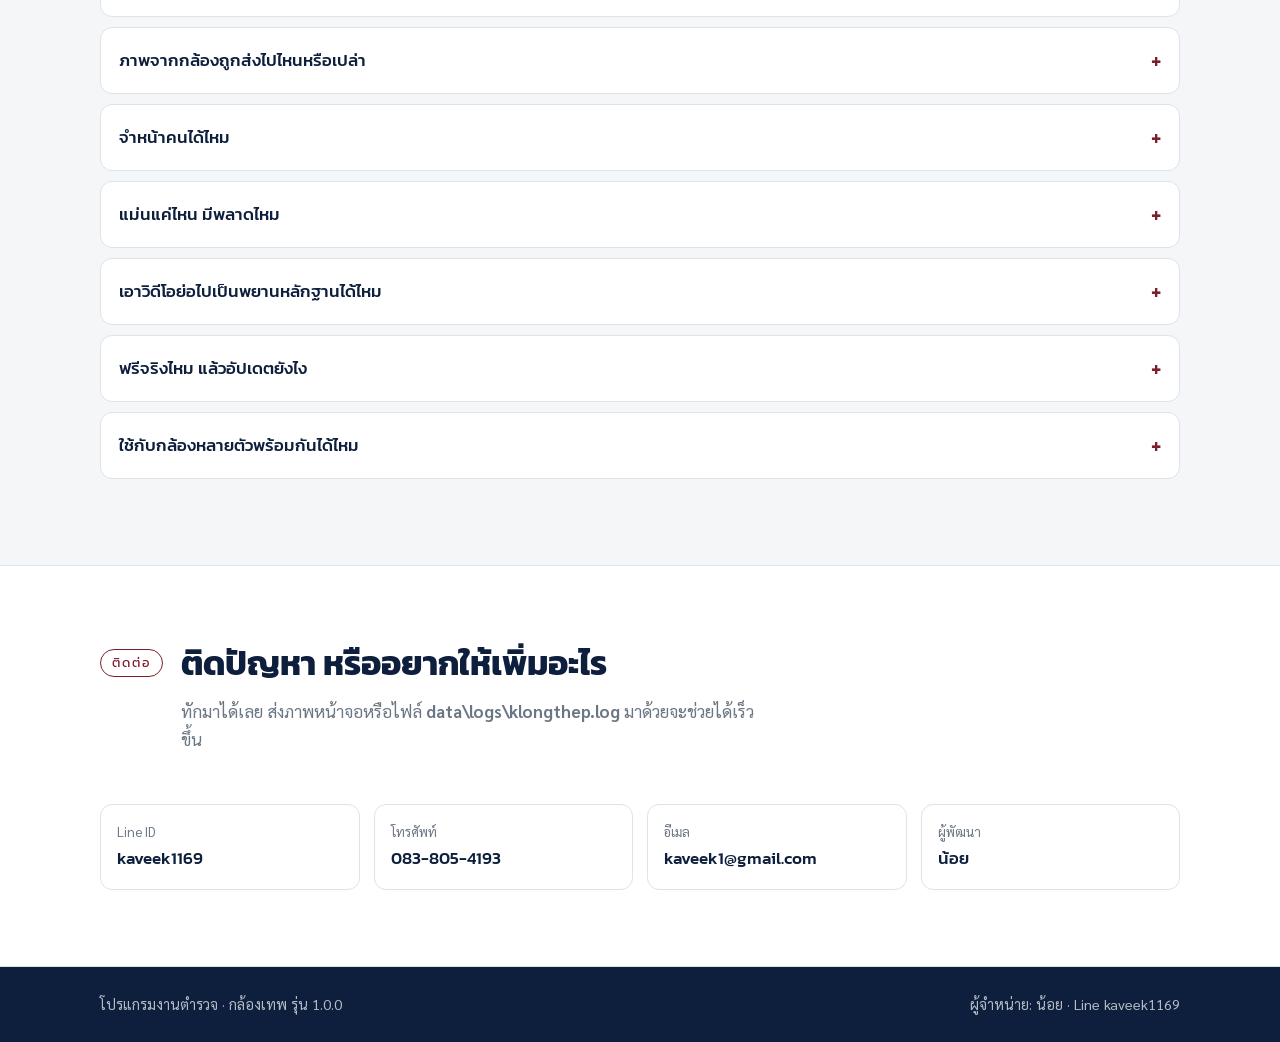
<file: klongthep.html>
<!DOCTYPE html>
<html lang="th" class="js">
<head>
<meta charset="utf-8">
<meta name="viewport" content="width=device-width, initial-scale=1">
<title>กล้องเทพ — วิเคราะห์ภาพวงจรปิด (งานสืบสวน · แจกฟรี)</title>
<meta name="description" content="กล้องเทพ โปรแกรมวิเคราะห์ภาพวงจรปิดสำหรับงานสืบสวน ย่อวิดีโอ 8 ชั่วโมงเหลือไม่กี่นาที ค้นหาคน รถ จักรยานยนต์ย้อนหลังตามสี ทิศทาง ช่วงเวลา ทำงานในเครื่องเอง ไม่ส่งภาพออกอินเทอร์เน็ต แจกฟรี">
<link rel="preconnect" href="https://fonts.googleapis.com">
<link rel="preconnect" href="https://fonts.gstatic.com" crossorigin>
<link href="https://fonts.googleapis.com/css2?family=Kanit:wght@400;500;600;700&family=Sarabun:wght@400;500;600;700&display=swap" rel="stylesheet">
<link rel="stylesheet" href="site.css">
<style>
/* เฉพาะหน้านี้ — ของที่ site.css ยังไม่มี */
.free-pill{display:inline-block;background:var(--ok);color:#fff;font-family:var(--kan);font-weight:600;font-size:.85rem;border-radius:999px;padding:.15rem .7rem;vertical-align:middle;margin-left:.4rem}
.cases{display:grid;grid-template-columns:1fr 1fr;gap:16px}
.case{background:var(--card);border:1px solid var(--line);border-radius:var(--radius);padding:22px 22px 18px;display:grid;grid-template-columns:56px 1fr;gap:16px}
.case .ico{width:56px;height:56px;border-radius:14px;background:var(--navy);display:grid;place-items:center}
.case .ico svg{width:30px;height:30px}
.case h3{margin:.1em 0 .3em;color:var(--navy);font-size:1.08rem}
.case p{margin:0 0 .5em;color:var(--ink-2);font-size:.95rem}
.case .flow{display:flex;flex-wrap:wrap;gap:6px;margin-top:.4rem}
.case .flow span{font-family:var(--kan);font-size:.82rem;background:#eef1f5;border:1px solid #dde3ea;border-radius:8px;padding:.1rem .55rem;color:var(--navy)}
.case .flow span.out{background:var(--gold-soft);border-color:#e6cf7a}
.case .flow i{align-self:center;color:var(--mute);font-style:normal}
@media (max-width:820px){.cases{grid-template-columns:1fr}}
.limits{display:grid;grid-template-columns:repeat(3,1fr);gap:14px;margin-top:14px}
.limit{background:#fff;border:1px solid var(--line);border-radius:12px;padding:16px 18px}
.limit b{display:block;font-family:var(--kan);color:var(--navy);margin-bottom:.15em}
.limit span{font-size:.92rem;color:var(--ink-2)}
@media (max-width:820px){.limits{grid-template-columns:1fr}}
.spec{display:grid;grid-template-columns:repeat(4,1fr);gap:10px;margin-top:16px}
.spec div{background:#fff;border:1px solid var(--line);border-radius:10px;padding:10px 12px;font-size:.92rem}
.spec span{display:block;color:var(--mute);font-size:.8rem}
@media (max-width:820px){.spec{grid-template-columns:1fr 1fr}}
.dl-alt{margin-top:10px;font-size:.88rem;color:rgba(255,255,255,.75)}
.dl-alt a{color:var(--gold-2)}
</style>
</head>
<body>
<nav class="nav">
  <div class="wrap">
    <a class="brand" href="index.html"><svg class="badge" viewBox="0 0 40 40" aria-hidden="true"><path d="M20 3l14 5v10c0 9-6 15-14 19C12 33 6 27 6 18V8l14-5z" fill="#c9a227"/><path d="M20 7l10 3.6V18c0 7-4.4 11.6-10 14.6C14.4 29.6 10 25 10 18v-7.4L20 7z" fill="#0d1f3c"/><path d="M20 12l1.9 4h4.2l-3.4 2.6 1.3 4.2L20 20.4l-4 2.4 1.3-4.2-3.4-2.6h4.2z" fill="#c9a227"/></svg> โปรแกรมงานตำรวจ</a>
    <a class="back" href="index.html">← หน้ารวมทุกสายงาน</a>
    <div class="nav-links"><a href="#why">ข้อดี</a><a href="#cases">ตัวอย่างการใช้</a><a href="#install">วิธีโหลด</a><a href="#howto">วิธีใช้</a><a href="#faq">คำถาม</a><a href="#contact">ติดต่อ</a></div>
    <a class="btn btn-gold" href="#free">ดาวน์โหลดฟรี</a>
  </div>
</nav>

<header class="hero" id="top">
  <div class="wrap">
    <div class="crumb"><a href="index.html">หน้ารวม</a> › งานสืบสวน › กล้องเทพ</div>
    <div class="slides" style="min-height:0;position:static">
      <section class="slide active" style="position:static">
        <div>
          <span class="slide-kicker">● งานสืบสวน · แจกฟรี ไม่มีค่าใช้จ่าย</span>
          <h1>ดูกล้องวงจรปิด 8 ชั่วโมง<br>ให้จบใน<em>ไม่กี่นาที</em></h1>
          <p class="lede">กล้องเทพ นำไฟล์จากกล้องวงจรปิดมาให้ AI ดูแทนคุณครั้งเดียว แล้วย่อเหตุการณ์ทั้งวันให้เหลือวิดีโอสั้น ๆ
            ที่ทุกคน ทุกคัน ยังอยู่ครบพร้อมป้ายเวลาจริง ค้นหาย้อนหลังได้ทันทีว่า “รถสีขาวที่ผ่านตอนตีสอง” หรือ “คนเสื้อแดงที่เดินมาจากทางซ้าย” คือใคร
            คลิกแล้วกระโดดไปดูภาพต้นฉบับ ณ วินาทีนั้นได้เลย — ทำงานในเครื่องของโรงพักทั้งหมด ไม่ส่งภาพออกอินเทอร์เน็ต</p>
          <div class="cta">
            <a class="btn btn-gold" href="#free" id="dl-hero">⬇ ดาวน์โหลดฟรี</a>
            <a class="btn btn-ghost" href="#cases">ดูตัวอย่างการใช้งาน</a>
            <span class="note" id="vernote">Windows 10 / 11 (64 บิต) · ไม่ต้องติดตั้ง Python · ฟรี</span>
          </div>
          <div class="hero-stats">
            <div class="stat"><b>39×</b><span>ย่อได้ — 5 ชั่วโมงครึ่ง เหลือ 8 นาที</span></div>
            <div class="stat"><b>0 บาท</b><span>ไม่มีค่าใช้จ่าย ไม่มีวันหมดอายุ</span></div>
            <div class="stat"><b>100%</b><span>ทำงานในเครื่อง ไม่ส่งภาพออกเน็ต</span></div>
          </div>
        </div>
        <div class="slide-art">
          <svg viewBox="0 0 320 320" aria-hidden="true">
            <circle class="ring" cx="160" cy="160" r="140" fill="none" stroke="rgba(201,162,39,.35)" stroke-width="2" stroke-dasharray="6 10"/>
            <circle cx="160" cy="160" r="112" fill="#132a4f" stroke="rgba(255,255,255,.12)"/>
            <!-- จอภาพ -->
            <g transform="translate(70 92)">
              <rect x="0" y="0" width="180" height="112" rx="10" fill="#fff"/>
              <rect x="8" y="8" width="164" height="78" rx="6" fill="#0d1f3c"/>
              <!-- ถนน -->
              <path d="M8 86L70 20h40l62 66z" fill="#22385f"/>
              <path d="M90 20v66" stroke="#f5e7b8" stroke-width="2" stroke-dasharray="6 6" opacity=".7"/>
              <!-- วัตถุที่ถูกจับ พร้อมกรอบและป้ายเวลา -->
              <rect x="30" y="52" width="26" height="14" rx="2" fill="#7a1f2b"/><rect x="30" y="44" width="26" height="6" rx="1.5" fill="#c9a227"/>
              <rect x="120" y="60" width="30" height="16" rx="2" fill="#e2bd4a"/><rect x="120" y="52" width="26" height="6" rx="1.5" fill="#c9a227"/>
              <rect x="86" y="34" width="10" height="20" rx="2" fill="#f1c59d"/><rect x="82" y="26" width="18" height="6" rx="1.5" fill="#c9a227"/>
              <rect x="60" y="68" width="10" height="16" rx="2" fill="#99c8ff"/><rect x="56" y="60" width="18" height="6" rx="1.5" fill="#c9a227"/>
              <!-- ไทม์ไลน์ใต้จอ: ยาว -> สั้น -->
              <rect x="8" y="94" width="164" height="6" rx="3" fill="#cfd6df"/>
              <rect x="8" y="94" width="22" height="6" rx="3" fill="#c9a227"/>
            </g>
            <g transform="translate(200 200)">
              <circle r="34" fill="#7a1f2b"/>
              <path d="M-12 -12l24 12-24 12z" fill="#fff"/>
            </g>
            <g font-family="Kanit,Sarabun,sans-serif" font-size="13" fill="#f5e7b8">
              <text x="30" y="80">8 ชั่วโมง</text><text x="30" y="236">ครบทุกคัน</text>
              <text x="236" y="80">→ 8 นาที</text><text x="244" y="252">เวลาจริง</text>
            </g>
          </svg>
        </div>
      </section>
    </div>
  </div>
</header>

<!-- ═══════════ ข้อดี ═══════════ -->
<section class="sec product" id="why">
  <div class="wrap">
    <div class="sec-head reveal">
      <span class="sec-label">ข้อดี</span>
      <div><h2>ทำไมงานสืบสวนถึงต้องมี</h2>
        <p>ภาพวงจรปิดคือหลักฐานที่มีอยู่แล้วในเกือบทุกคดี แต่คนดูมีจำกัด กล้อง 4 ตัว × 8 ชั่วโมง คือ 32 ชั่วโมงที่ต้องนั่งจ้อง — แล้วเหตุการณ์ที่ต้องการอาจยาวแค่ 3 วินาที</p></div>
    </div>

    <div class="two">
      <div class="card bad reveal">
        <h3>✕ ดูมือแบบเดิม</h3>
        <ul>
          <li>เปิดไฟล์กรอเร็ว 8 เท่า ตาลายจนพลาดช่วงที่รถผ่านแค่ 2 วินาที</li>
          <li>คำให้การบอก “จยย. สีแดง จากทางซ้าย” แต่ต้องไล่ดูทุกคันเอง</li>
          <li>เจอแล้วต้องจดเวลาใส่กระดาษ กลับมาหาใหม่ก็กรอหาอีกรอบ</li>
          <li>กล้องบันทึกเป็นไฟล์ .dav แปลก ๆ เปิดในคอมทั่วไปไม่ได้</li>
          <li>ดูหลายคืนติดกัน คนก็ล้า หลักฐานก็หมดอายุตามรอบเขียนทับของเครื่องบันทึก</li>
        </ul>
      </div>
      <div class="card good reveal">
        <h3>✓ ใช้กล้องเทพ</h3>
        <ul>
          <li>ให้ AI ดูครั้งเดียวต่อไฟล์ หลังจากนั้นค้นหาได้ทันทีตลอดไป</li>
          <li>กรอง ประเภท · สี · ขนาด · ความเร็ว · ทิศทาง · ช่วงเวลา · เส้นทาง ในคลิกเดียว</li>
          <li>วิดีโอย่อ: ทั้งวันเหลือไม่กี่นาที ทุกวัตถุยังอยู่ครบ พร้อมป้ายเวลาจริง</li>
          <li>คลิกวัตถุในวิดีโอย่อ → กระโดดไปดูภาพต้นฉบับ ณ วินาทีนั้น</li>
          <li>รับไฟล์ .mp4 .dav .h264 .avi .mkv .mov .wmv ฯลฯ แปลงให้เองโดยไม่ต้องหาโปรแกรมเสริม</li>
        </ul>
      </div>
    </div>

    <h3 style="margin:38px 0 12px;color:var(--navy);font-size:1.25rem" class="reveal">ตัวเลขจากการใช้จริง</h3>
    <div class="feats">
      <div class="feat reveal"><div class="num">39×</div><h3>ย่อ 5 ชั่วโมงครึ่ง เหลือ 8 นาที</h3><p>ไฟล์กล้องหน้าสถานี 8 ชั่วโมง กรองเฉพาะช่วงที่ต้องการ 329 วัตถุ ได้วิดีโอย่อ 8 นาทีที่ยังเห็นทุกคันทุกคน</p></div>
      <div class="feat reveal"><div class="num">4.6×</div><h3>ประมวลผลเร็วกว่าเวลาจริง</h3><p>คลิป 10 นาที ใช้เวลาวิเคราะห์ 2 นาทีครึ่ง บนคอมที่มีการ์ดจอ NVIDIA ทั่วไป (RTX 3070 Ti) ทั้งคืนก็ตั้งทิ้งไว้แล้วมาดูตอนเช้า</p></div>
      <div class="feat reveal"><div class="num">1 ครั้ง</div><h3>วิเคราะห์แล้วค้นได้ตลอด</h3><p>ผลการวิเคราะห์เก็บเป็นฐานข้อมูลในเครื่อง เปลี่ยนคำถามกี่รอบก็ตอบได้ทันที ไม่ต้องให้ AI ดูใหม่</p></div>
      <div class="feat reveal"><div class="num">0 บาท</div><h3>ฟรี ไม่มีวันหมดอายุ</h3><p>ไม่ต้องลงทะเบียน ไม่ต้องกรอกคีย์ ไม่มีรุ่นพรีเมียม โปรแกรมเป็นโอเพนซอร์ส แจกพร้อมซอร์สโค้ด</p></div>
      <div class="feat reveal"><div class="num">ออฟไลน์</div><h3>ภาพไม่ออกจากเครื่อง</h3><p>ทุกอย่างทำงานในคอมของโรงพัก ไม่มีการอัปโหลดขึ้นคลาวด์ ต่อเน็ตเฉพาะตอนดาวน์โหลดครั้งแรก</p></div>
      <div class="feat reveal"><div class="num">ครบ</div><h3>คนขับมาพร้อมรถ</h3><p>จักรยานยนต์กับคนขับถูกจับคู่ให้เป็นชุดเดียวกัน ในวิดีโอย่อจึงเห็นว่าใครขี่คันไหน ไม่ใช่รถวิ่งมาเปล่า ๆ</p></div>
    </div>
  </div>
</section>

<!-- ═══════════ ตัวอย่างการใช้งาน ═══════════ -->
<section class="sec" id="cases">
  <div class="wrap">
    <div class="sec-head reveal">
      <span class="sec-label">ตัวอย่างการใช้</span>
      <div><h2>เหตุการณ์จริงที่กล้องเทพช่วยได้</h2><p>สี่สถานการณ์ที่เจอบ่อยในโรงพัก และขั้นตอนที่ทำจริงในโปรแกรม</p></div>
    </div>
    <div class="cases">
      <div class="case reveal">
        <div class="ico"><svg viewBox="0 0 24 24" fill="none" stroke="#e2bd4a" stroke-width="2" stroke-linecap="round" stroke-linejoin="round"><path d="M3 13l2-5a2 2 0 012-1h10a2 2 0 012 1l2 5"/><rect x="2" y="13" width="20" height="6" rx="2"/><circle cx="7" cy="19" r="1.5"/><circle cx="17" cy="19" r="1.5"/></svg></div>
        <div>
          <h3>รถหายหน้าตลาด กลางดึก</h3>
          <p>ผู้เสียหายจอดรถไว้ 4 ทุ่ม เช้ามาหาย มีกล้องเทศบาล 1 ตัว บันทึกไว้ 8 ชั่วโมง</p>
          <div class="flow"><span>เพิ่มไฟล์ 8 ชม.</span><i>→</i><span>กรอง “รถยนต์” 22:00–06:00</span><i>→</i><span>สร้างวิดีโอย่อ</span><i>→</i><span class="out">ดู 8 นาที เห็นทุกคันพร้อมเวลาจริง</span></div>
          <p style="margin-top:.6rem">เจอคันที่สงสัย คลิกที่ตัวรถในวิดีโอย่อ โปรแกรมเปิดภาพต้นฉบับ ณ วินาทีนั้นให้ทันที พร้อมเส้นทางที่รถวิ่ง</p>
        </div>
      </div>
      <div class="case reveal">
        <div class="ico"><svg viewBox="0 0 24 24" fill="none" stroke="#e2bd4a" stroke-width="2" stroke-linecap="round" stroke-linejoin="round"><circle cx="12" cy="7" r="4"/><path d="M4 21v-2a6 6 0 016-6h4a6 6 0 016 6v2"/></svg></div>
        <div>
          <h3>ตามหาคนจากคำให้การ</h3>
          <p>พยานบอกว่า “ผู้ชายเสื้อแดง กางเกงดำ เดินมาจากทางซ้าย ประมาณบ่ายสาม”</p>
          <div class="flow"><span>ประเภท: คน</span><i>+</i><span>เสื้อ: แดง · กางเกง: ดำ</span><i>+</i><span>ทิศทาง: ซ้าย→ขวา</span><i>+</i><span>14:30–15:30</span><i>→</i><span class="out">ภาพย่อทุกคนที่ตรง พร้อมเวลา</span></div>
          <p style="margin-top:.6rem">ผลค้นหาเรียงตามเวลาเป็นภาพย่อของแต่ละคน กดดูภาพเต็ม ดูเส้นทางเดิน หรือส่งเฉพาะคนที่เลือกไปทำวิดีโอย่อได้</p>
        </div>
      </div>
      <div class="case reveal">
        <div class="ico"><svg viewBox="0 0 24 24" fill="none" stroke="#e2bd4a" stroke-width="2" stroke-linecap="round" stroke-linejoin="round"><path d="M3 20L21 4"/><path d="M5 4h14v16"/><circle cx="8" cy="15" r="2"/><circle cx="16" cy="9" r="2"/></svg></div>
        <div>
          <h3>ใครเข้าออกซอยนี้บ้าง</h3>
          <p>ต้องการเฉพาะรถที่ “เลี้ยวเข้าซอย” ไม่เอาที่วิ่งผ่านถนนใหญ่ ซึ่งมีเป็นพัน ๆ คัน</p>
          <div class="flow"><span>ลากเส้นขวางปากซอยบนภาพ</span><i>→</i><span>โปรแกรมเลือกเฉพาะที่ข้ามเส้น</span><i>→</i><span class="out">เหลือแค่คันที่เข้าซอยจริง</span></div>
          <p style="margin-top:.6rem">วาดพื้นที่ (ROI) หรือเส้นตัด (tripwire) บนภาพได้เลย ใช้ร่วมกับตัวกรองอื่นได้ทั้งหมด และดูภาพความหนาแน่นว่าคนเดินผ่านตรงไหนมากที่สุด</p>
        </div>
      </div>
      <div class="case reveal">
        <div class="ico"><svg viewBox="0 0 24 24" fill="none" stroke="#e2bd4a" stroke-width="2" stroke-linecap="round" stroke-linejoin="round"><path d="M6 3h9l5 5v13a1 1 0 01-1 1H6a1 1 0 01-1-1V4a1 1 0 011-1z"/><path d="M14 3v6h6"/><path d="M9 13h6M9 17h6"/></svg></div>
        <div>
          <h3>ทำสำนวนให้ตรวจสอบย้อนหลังได้</h3>
          <p>ผู้บังคับบัญชาถามว่า “ดูจากกล้องไหน นาทีที่เท่าไหร่ ใครเป็นคนดู”</p>
          <div class="flow"><span>ป้ายเวลาจริงบนทุกวัตถุ</span><i>+</i><span>เวลาในไฟล์ (นาที:วินาที)</span><i>+</i><span class="out">ประวัติการค้นหาระบุชื่อผู้ใช้</span></div>
          <p style="margin-top:.6rem">โปรแกรมบันทึกว่าใครค้นอะไร เมื่อไหร่ ในกล้องตัวไหน และวิดีโอย่อทุกตัวอ้างอิงกลับไปยังไฟล์ต้นฉบับได้เสมอ — ไฟล์ต้นฉบับยังเป็นพยานหลักฐานหลัก โปรแกรมช่วยให้หาเจอเร็วขึ้น</p>
        </div>
      </div>
    </div>
  </div>
</section>

<!-- ═══════════ ทำอะไรได้ ═══════════ -->
<section class="sec product" id="can">
  <div class="wrap">
    <div class="sec-head reveal">
      <span class="sec-label">ทำอะไรได้</span>
      <div><h2>ความสามารถทั้งหมดในรุ่นนี้</h2><p>ออกแบบตามระบบวิเคราะห์วิดีโอที่หน่วยงานใหญ่ใช้ แต่ทำให้ใช้ได้ในคอมเครื่องเดียวของโรงพัก</p></div>
    </div>
    <div class="promise">
      <div class="reveal"><div class="ic">✓</div><div><h3>ตรวจจับและติดตามวัตถุ</h3><p>คน รถยนต์ จักรยานยนต์ รถบรรทุก รถบัส จักรยาน สุนัข แมว — ติดตามตั้งแต่เข้าภาพจนออกจากภาพ และต่อร่องรอยที่ขาดให้อัตโนมัติ</p></div></div>
      <div class="reveal"><div class="ic">✓</div><div><h3>วิดีโอย่อ (Video Synopsis)</h3><p>ย้ายวัตถุที่เกิดคนละเวลามาแสดงพร้อมกันบนพื้นหลังเดียว เลือกได้ว่าจะย่อสั้นสุดหรือรักษาลำดับเวลาเดิม</p></div></div>
      <div class="reveal"><div class="ic">✓</div><div><h3>ค้นหาตามลักษณะ</h3><p>ประเภท · สีหลัก · สีเสื้อ/กางเกง · ขนาด · ความเร็ว · ทิศทาง · ระยะเวลาที่อยู่ในภาพ · ช่วงเวลา · พื้นที่ · เส้นตัด</p></div></div>
      <div class="reveal"><div class="ic">✓</div><div><h3>เส้นทางและความหนาแน่น</h3><p>ดูเส้นทางการเคลื่อนที่ของทุกวัตถุซ้อนบนภาพเดียว และภาพความร้อนว่าตรงไหนมีคนผ่านมากที่สุด</p></div></div>
      <div class="reveal"><div class="ic">✓</div><div><h3>ป้ายเวลาอย่างที่ต้องการ</h3><p>เวลาจริงตามนาฬิกา, แบบ AM/PM, หรือนาทีที่เท่าไหร่ของไฟล์ — แก้เวลาเริ่มบันทึกทีหลังได้ทุกป้ายเปลี่ยนตาม</p></div></div>
      <div class="reveal"><div class="ic">✓</div><div><h3>สอนให้รู้จักกล้องของคุณ</h3><p>ติดป้ายภาพจากกล้องตัวเองในโปรแกรม แล้วสั่งสอนโมเดลใหม่ได้ กล้องมุมแปลก แสงน้อย ก็ค่อย ๆ แม่นขึ้น</p></div></div>
      <div class="reveal"><div class="ic">✓</div><div><h3>ค้นข้ามกล้อง</h3><p>เพิ่มไฟล์จากหลายกล้องแล้วค้นพร้อมกันได้ ไทม์ไลน์รวมบอกว่าแต่ละกล้องเห็นอะไรช่วงไหน</p></div></div>
      <div class="reveal"><div class="ic">✓</div><div><h3>ทนต่อการใช้งานจริง</h3><p>ไฟดับกลางคันกด “ทำต่อ” จากจุดที่ค้าง สำรองฐานข้อมูลให้เอง เช็คพื้นที่ดิสก์ก่อนเริ่ม มีไฟล์ล็อกไว้ตามปัญหา</p></div></div>
      <div class="reveal"><div class="ic">✓</div><div><h3>เป็นโปรแกรมจริง ไม่ใช่เว็บ</h3><p>เปิดเป็นหน้าต่างของตัวเอง ดับเบิลคลิกใช้ได้เลย เลือกไฟล์วิดีโอผ่านหน้าต่างของ Windows ตามปกติ</p></div></div>
    </div>
  </div>
</section>

<!-- ═══════════ วิธีดาวน์โหลด ═══════════ -->
<section class="sec" id="install">
  <div class="wrap">
    <div class="sec-head reveal">
      <span class="sec-label">ดาวน์โหลด</span>
      <div><h2>วิธีดาวน์โหลดและเปิดใช้ครั้งแรก</h2><p>โหลดไฟล์เดียวจบ — ใหญ่กว่าโปรแกรมทั่วไปเพราะรวมสมอง AI และตัวขับการ์ดจอมาให้ครบ ไม่ต้องติดตั้ง Python หรืออะไรเพิ่ม</p></div>
    </div>
    <div class="steps">
      <div class="step reveal">
        <div class="art"><svg viewBox="0 0 120 100" aria-hidden="true"><rect x="20" y="10" width="80" height="60" rx="8" fill="#132a4f"/><rect x="28" y="18" width="64" height="40" rx="4" fill="#eef1f5"/><path d="M60 26v18M52 38l8 8 8-8" stroke="#7a1f2b" stroke-width="4" fill="none" stroke-linecap="round" stroke-linejoin="round"/><rect x="44" y="72" width="32" height="6" rx="3" fill="#132a4f"/><rect x="34" y="82" width="52" height="8" rx="4" fill="#c9a227"/></svg></div>
        <h3>กดดาวน์โหลด</h3>
        <p>ได้ไฟล์ <b id="dl-name">KlongThep-win64.zip</b> <span id="dl-size">(ราว 2.5 GB)</span> จาก Google Drive — ถ้าขึ้นว่า “ไม่สามารถสแกนไวรัสได้” ให้กด <kbd>ดาวน์โหลดต่อไป</kbd> (Download anyway) เป็นเรื่องปกติของไฟล์ใหญ่</p>
      </div>
      <div class="step reveal">
        <div class="art"><svg viewBox="0 0 120 100" aria-hidden="true"><path d="M22 30h30l8 8h38v46H22z" fill="#c9a227"/><path d="M22 44h76v40H22z" fill="#e2bd4a"/><rect x="48" y="52" width="24" height="26" rx="3" fill="#fff"/><path d="M60 52v26M54 58h12M54 66h12M54 74h12" stroke="#132a4f" stroke-width="2"/><path d="M86 22l10 10-10 10" fill="none" stroke="#7a1f2b" stroke-width="4" stroke-linecap="round" stroke-linejoin="round"/></svg></div>
        <h3>แตกไฟล์ zip ไว้ในไดรฟ์ที่ว่างเยอะ</h3>
        <p>คลิกขวา → <kbd>Extract All</kbd> จะได้โฟลเดอร์ <b>KlongThep</b> แนะนำวางที่ <b>D:\</b> เพราะผลการวิเคราะห์จะเก็บในโฟลเดอร์ <b>data</b> ข้างในนี้</p>
      </div>
      <div class="step reveal">
        <div class="art"><svg viewBox="0 0 120 100" aria-hidden="true"><rect x="14" y="12" width="92" height="70" rx="8" fill="#1b3a6b"/><rect x="24" y="24" width="72" height="8" rx="4" fill="#fff" opacity=".9"/><rect x="24" y="38" width="52" height="6" rx="3" fill="#fff" opacity=".5"/><rect x="24" y="60" width="30" height="12" rx="4" fill="#c9a227"/><rect x="60" y="60" width="30" height="12" rx="4" fill="#fff" opacity=".35"/><path d="M30 66h18" stroke="#0d1f3c" stroke-width="2"/></svg></div>
        <h3>ถ้า Windows ขึ้นจอฟ้าเตือน</h3>
        <p>กด <kbd>ข้อมูลเพิ่มเติม</kbd> (More info) แล้วกด <kbd>เรียกใช้ต่อไป</kbd> (Run anyway) — เป็นเรื่องปกติของโปรแกรมที่ไม่ได้ซื้อใบรับรอง ไม่ใช่ไวรัส</p>
      </div>
      <div class="step reveal">
        <div class="art"><svg viewBox="0 0 120 100" aria-hidden="true"><rect x="16" y="14" width="88" height="66" rx="8" fill="#0d1f3c"/><rect x="24" y="22" width="72" height="42" rx="4" fill="#22385f"/><rect x="34" y="36" width="20" height="12" rx="2" fill="#e2bd4a"/><rect x="34" y="30" width="18" height="4" rx="1" fill="#c9a227"/><rect x="66" y="40" width="8" height="16" rx="2" fill="#f1c59d"/><rect x="62" y="34" width="14" height="4" rx="1" fill="#c9a227"/><rect x="24" y="68" width="72" height="5" rx="2.5" fill="#cfd6df"/><rect x="24" y="68" width="14" height="5" rx="2.5" fill="#c9a227"/><circle cx="96" cy="22" r="10" fill="#1b7f4b"/><path d="M91 22l3.5 3.5 6-6" fill="none" stroke="#fff" stroke-width="2.5" stroke-linecap="round" stroke-linejoin="round"/></svg></div>
        <h3>ดับเบิลคลิก KlongThep.exe</h3>
        <p>หน้าต่างโปรแกรมเปิดขึ้นมา กด <b>+ เพิ่มวิดีโอ</b> ได้ทันที ไม่ต้องลงทะเบียน ไม่ต้องกรอกอะไร</p>
      </div>
    </div>
    <div class="notice reveal">
      <h3>เครื่องแบบไหนใช้ได้</h3>
      <div class="spec">
        <div><span>ระบบปฏิบัติการ</span>Windows 10 / 11 (64 บิต)</div>
        <div><span>การ์ดจอ</span>NVIDIA แนะนำ (GTX 1650 ขึ้นไป) — ไม่มีก็ใช้ได้ แต่ช้ากว่าราว 10 เท่า</div>
        <div><span>หน่วยความจำ</span>8 GB ขึ้นไป (16 GB สบาย)</div>
        <div><span>พื้นที่ดิสก์</span>10 GB สำหรับโปรแกรม + ราว 1–3 เท่าของไฟล์วิดีโอที่วิเคราะห์</div>
      </div>
      <p style="margin:12px 0 0">ไฟล์วิดีโอต้องดึงออกมาจากเครื่องบันทึก (DVR/NVR) ก่อน ผ่านแฟลชไดรฟ์หรือโปรแกรมของยี่ห้อกล้อง จะเป็น .mp4 .dav .h264 .avi .mkv .mov .ts .wmv ก็ได้ กล้องเทพแปลงให้เอง — ยังไม่รองรับการต่อกล้องสดแบบเรียลไทม์</p>
    </div>
  </div>
</section>

<!-- ═══════════ วิธีใช้ ═══════════ -->
<section class="sec product" id="howto">
  <div class="wrap">
    <div class="sec-head reveal">
      <span class="sec-label">วิธีใช้</span>
      <div><h2>ใช้งาน 4 ขั้น</h2><p>วิเคราะห์ครั้งเดียวต่อไฟล์ หลังจากนั้นถามอะไรก็ได้ ตอบทันที</p></div>
    </div>
    <div class="timeline">
      <div class="tl reveal"><div class="n">1</div><div><h3>เพิ่มวิดีโอ แล้วใส่เวลาจริงที่กล้องเริ่มบันทึก</h3><p>กด “+ เพิ่มวิดีโอ” เลือกไฟล์ ใส่วันเวลาที่กล้องเริ่มบันทึก (ดูจากตัวเลขมุมจอของกล้อง) เพื่อให้ป้ายเวลาทุกป้ายตรงกับเวลาจริง ใส่ผิดมาแก้ทีหลังได้</p></div></div>
      <div class="tl reveal"><div class="n">2</div><div><h3>รอโปรแกรมดูให้ครั้งเดียว</h3><p>แถบด้านบนบอกความคืบหน้าและเวลาที่เหลือ ไฟล์ทั้งคืนตั้งทิ้งไว้ได้ เครื่องดับกลางคันก็กด “ทำต่อ” จากจุดที่ค้าง ระหว่างรอค้นหาไฟล์อื่นที่เสร็จแล้วได้ตามปกติ</p></div></div>
      <div class="tl reveal"><div class="n">3</div><div><h3>กรองแล้วค้นหา</h3><p>เลือกประเภท สี ทิศทาง ช่วงเวลา หรือวาดพื้นที่/เส้นบนภาพ กด “ค้นหา” ได้ภาพย่อของทุกวัตถุที่ตรง เรียงตามเวลา คลิกดูภาพต้นฉบับพร้อมกรอบและเส้นทาง</p></div></div>
      <div class="tl reveal"><div class="n">4</div><div><h3>สร้างวิดีโอย่อ แล้วนั่งดูแค่ไม่กี่นาที</h3><p>กด “สร้างวิดีโอย่อ” จากผลค้นหา เลือกได้ว่าอยากให้สั้นที่สุดหรือรักษาลำดับเวลา ดูจบแล้วคลิกวัตถุที่สงสัยเพื่อกระโดดไปดูต้นฉบับ ไฟล์วิดีโอย่อเป็น .mp4 ธรรมดา เปิดที่ไหนก็ได้</p></div></div>
    </div>
  </div>
</section>

<!-- ═══════════ ฟรี / ดาวน์โหลด ═══════════ -->
<section class="sec price" id="free">
  <div class="wrap">
    <div class="sec-head reveal">
      <span class="sec-label">ดาวน์โหลดฟรี</span>
      <div><h2>ฟรีจริง ไม่มีเงื่อนไขซ่อน</h2><p>โปรแกรมนี้แจกให้ทุกโรงพักใช้ ไม่มีค่าใช้จ่าย ไม่มีวันหมดอายุ ไม่ต้องลงทะเบียน และแจกพร้อมซอร์สโค้ด</p></div>
    </div>
    <div class="price-grid">
      <div class="price-card reveal">
        <div class="price-big">ฟรี <small>/ ทุกโรงพัก · ไม่จำกัดเครื่อง · ไม่จำกัดจำนวนกล้อง</small></div>
        <ul>
          <li>ใช้ได้ทุกความสามารถ ไม่มีรุ่นตัดทอน ไม่มีรุ่นพรีเมียม</li>
          <li>ไม่ต้องกรอกอีเมล ไม่ต้องกรอกคีย์ เปิดแล้วใช้เลย</li>
          <li>ติดตั้งกี่เครื่องก็ได้ ส่งต่อให้โรงพักอื่นได้</li>
          <li>มีรุ่นใหม่ โปรแกรมแจ้งและอัปเดตให้เองในตัว (ดาวน์โหลดแค่ไม่กี่ MB ไม่ต้องโหลดชุดใหญ่ใหม่)</li>
          <li>ติดปัญหา ทัก Line ได้เหมือนโปรแกรมที่ซื้อ</li>
        </ul>
        <div class="dl-meta">
          <div><span>ระบบปฏิบัติการ</span>Windows 10 / 11 (64 บิต)</div>
          <div><span>ขนาดไฟล์</span><span id="dl-size2" style="display:inline;color:#fff;font-size:inherit">ราว 2.5 GB (zip)</span></div>
          <div><span>ต้องต่อเน็ต</span>เฉพาะตอนดาวน์โหลด</div>
        </div>
        <div style="margin-top:16px"><a class="btn btn-gold" id="dl-main" href="#free">⬇ ดาวน์โหลด กล้องเทพ</a></div>
        <div class="dl-alt" id="dl-alt">ซอร์สโค้ด: <a id="dl-src" href="#free">KlongThep-source.zip</a> · สัญญาอนุญาต AGPL-3.0</div>
      </div>
      <div class="price-card reveal">
        <h3 style="color:#fff;font-size:1.2rem">ทำไมถึงแจกฟรี</h3>
        <ol class="buy-steps">
          <li><span class="k">1</span><div><b>เพราะมันควรมีในทุกโรงพัก</b><span>ภาพวงจรปิดมีอยู่แล้ว สิ่งที่ขาดคือเวลาคนดู เครื่องมือแบบนี้ราคาหลักล้านถ้าซื้อจากบริษัท เราอยากให้โรงพักเล็ก ๆ ก็มีใช้</span></div></li>
          <li><span class="k">2</span><div><b>เพราะสร้างจากของโอเพนซอร์ส</b><span>สมอง AI ที่ใช้ (Ultralytics YOLO) มีเงื่อนไขว่าโปรแกรมที่แจกต้องเปิดซอร์สด้วย เราจึงแจกซอร์สโค้ดคู่กันตามกติกา</span></div></li>
          <li><span class="k">3</span><div><b>เพราะอยากให้คุณลองโปรแกรมอื่นของเรา</b><span>ถ้ากล้องเทพช่วยงานได้ ลองดูโปรแกรมงานเอกสารสายอื่นในเว็บนี้ — แนวคิดเดียวกัน คือให้คอมทำงานซ้ำแทนคน</span></div></li>
        </ol>
        <div style="margin-top:14px"><a class="btn btn-ghost" href="index.html#lines">ดูโปรแกรมสายงานอื่น →</a></div>
      </div>
    </div>
  </div>
</section>

<!-- ═══════════ FAQ ═══════════ -->
<section class="sec" id="faq">
  <div class="wrap">
    <div class="sec-head reveal"><span class="sec-label">คำถาม</span><div><h2>คำถามที่ถามกันบ่อย</h2></div></div>
    <details class="reveal"><summary>ใช้กับกล้องยี่ห้อไหนได้บ้าง</summary><p>ทุกยี่ห้อ เพราะกล้องเทพทำงานกับ “ไฟล์” ไม่ได้ต่อกับตัวกล้อง ดึงไฟล์ออกจากเครื่องบันทึกด้วยแฟลชไดรฟ์หรือโปรแกรมของยี่ห้อนั้น (Hikvision, Dahua, Uniview, Ezviz, Imou ฯลฯ) จะเป็น .mp4 .dav .h264 .264 .h265 .avi .mkv .mov .ts .wmv ก็เปิดได้ โปรแกรมแปลงให้เองครั้งเดียว</p></details>
    <details class="reveal"><summary>คอมไม่มีการ์ดจอ NVIDIA ใช้ได้ไหม</summary><p>ใช้ได้ โปรแกรมจะเปลี่ยนไปใช้ซีพียูเอง แต่ช้ากว่ามาก — คลิป 10 นาทีอาจใช้เวลาวิเคราะห์ราว 20–30 นาที ถ้าจะใช้กับไฟล์ทั้งคืนเป็นประจำ การ์ดจอมือสองราคาไม่กี่พันก็ทำให้เร็วขึ้นสิบเท่า</p></details>
    <details class="reveal"><summary>ภาพจากกล้องถูกส่งไปไหนหรือเปล่า</summary><p>ไม่ ทุกอย่างประมวลผลและเก็บในโฟลเดอร์ <b>data</b> ข้างโปรแกรมในเครื่องของคุณ ไม่มีการอัปโหลด ไม่มีเซิร์ฟเวอร์กลาง ถอดสายเน็ตแล้วใช้ก็ได้ ต่อเน็ตเฉพาะตอนดาวน์โหลดโปรแกรมครั้งแรก</p></details>
    <details class="reveal"><summary>จำหน้าคนได้ไหม</summary><p>ไม่ได้ และตั้งใจไม่ทำ การจดจำใบหน้าเป็นข้อมูลชีวภาพตาม พ.ร.บ.คุ้มครองข้อมูลส่วนบุคคล ซึ่งมีเงื่อนไขการใช้ที่เข้มงวดกว่ามาก กล้องเทพช่วยหา “คนเสื้อแดงที่เดินมาทางซ้ายตอนบ่ายสาม” แล้วให้เจ้าหน้าที่เป็นคนดูหน้าเอง</p></details>
    <details class="reveal"><summary>แม่นแค่ไหน มีพลาดไหม</summary><p>มีพลาดได้ วัตถุที่ไกลมาก (เล็กกว่า 11 พิกเซล) มืดมาก หรือถูกบังเกือบทั้งตัว อาจไม่ถูกจับ และบางครั้งรถเก๋งอาจถูกเรียกว่ารถบรรทุก โปรแกรมจึงไม่ตัดอะไรทิ้งเงียบ ๆ — ถ้าวิดีโอย่อแสดงไม่ครบจะขึ้นป้ายเตือนชัดเจน และทุกอย่างอ้างกลับไปดูไฟล์ต้นฉบับได้ ใช้เป็นเครื่องมือ “หาให้เจอเร็วขึ้น” ไม่ใช่เครื่องมือยืนยันว่า “ไม่มีอะไรเกิดขึ้น”</p></details>
    <details class="reveal"><summary>เอาวิดีโอย่อไปเป็นพยานหลักฐานได้ไหม</summary><p>วิดีโอย่อเป็นภาพที่ประกอบขึ้นใหม่ (วัตถุคนละเวลาถูกนำมาแสดงพร้อมกัน) จึงเหมาะกับการค้นหาและอธิบาย ไม่ใช่หลักฐานแทนต้นฉบับ พยานหลักฐานควรเป็นไฟล์ต้นฉบับจากเครื่องบันทึก ซึ่งกล้องเทพบอกได้ทันทีว่าอยู่ที่นาทีเท่าไหร่ เวลาจริงกี่โมง</p></details>
    <details class="reveal"><summary>ฟรีจริงไหม แล้วอัปเดตยังไง</summary><p>ฟรีจริง ไม่มีวันหมดอายุ ไม่ต้องลงทะเบียน เมื่อมีรุ่นใหม่ โปรแกรมจะแจ้งในแท็บ “สรุป & ประวัติการใช้งาน” กดอัปเดตแล้วรีสตาร์ท ดาวน์โหลดเฉพาะโค้ดไม่กี่ MB โฟลเดอร์ <b>data</b> และ <b>config.yaml</b> ไม่ถูกแตะ ผลการวิเคราะห์เดิมยังใช้ต่อได้</p></details>
    <details class="reveal"><summary>ใช้กับกล้องหลายตัวพร้อมกันได้ไหม</summary><p>ได้ เพิ่มไฟล์จากทุกกล้องเข้าไป โปรแกรมจะประมวลผลทีละไฟล์ต่อคิวให้เอง แล้วค้นหาข้ามกล้องได้ในหน้าเดียว ส่วนวิดีโอย่อทำทีละกล้อง เพราะต้องใช้พื้นหลังของกล้องนั้น</p></details>
  </div>
</section>

<!-- ═══════════ ติดต่อ ═══════════ -->
<section class="sec product" id="contact">
  <div class="wrap">
    <div class="sec-head reveal"><span class="sec-label">ติดต่อ</span><div><h2>ติดปัญหา หรืออยากให้เพิ่มอะไร</h2><p>ทักมาได้เลย ส่งภาพหน้าจอหรือไฟล์ <b>data\logs\klongthep.log</b> มาด้วยจะช่วยได้เร็วขึ้น</p></div></div>
    <div class="contact reveal">
      <div><span>Line ID</span><b>kaveek1169</b></div>
      <div><span>โทรศัพท์</span><b>083-805-4193</b></div>
      <div><span>อีเมล</span><b>kaveek1@gmail.com</b></div>
      <div><span>ผู้พัฒนา</span><b>น้อย</b></div>
    </div>
  </div>
</section>

<footer>
  <div class="wrap">
    <span>โปรแกรมงานตำรวจ · <span id="kt-foot">กล้องเทพ</span></span>
    <span>ผู้จำหน่าย: น้อย · Line kaveek1169</span>
  </div>
</footer>

<!-- ═══════════ ตัวการ์ตูนตำรวจแนะนำ "ด.ต.อำนวย หัวคาด" (ต้นแบบวาดเอง) ═══════════ -->
<div class="guide" id="guide">
  <div class="bubble" id="bubble">
    <button class="close" id="gclose" aria-label="ปิด">✕</button>
    <b>ด.ต.อำนวย หัวคาด — ผู้ช่วยแนะนำ</b>
    <span id="gtext"></span><span class="cur"></span>
  </div>
  <svg class="officer" id="officer" viewBox="0 0 200 220" aria-hidden="true">
    <path d="M40 220c0-44 22-70 60-70s60 26 60 70z" fill="#8a7a4e"/>
    <path d="M100 150l-16 20 16 44 16-44z" fill="#6f6139"/>
    <path d="M100 152l-6 8 6 34 6-34z" fill="#3b2f1e"/>
    <rect x="46" y="156" width="30" height="12" rx="4" fill="#6f6139"/><rect x="124" y="156" width="30" height="12" rx="4" fill="#6f6139"/>
    <path d="M40 182l12-8 12 8M40 191l12-8 12 8M40 200l12-8 12 8" fill="none" stroke="#c9a227" stroke-width="3.5" stroke-linejoin="round"/>
    <rect x="112" y="178" width="30" height="8" rx="2" fill="#f2f2f2"/><rect x="60" y="176" width="26" height="10" rx="2" fill="#c9a227"/>
    <rect x="86" y="128" width="28" height="26" rx="8" fill="#e8b98f"/>
    <ellipse cx="100" cy="98" rx="42" ry="46" fill="#f1c59d"/>
    <path d="M58 100c0-18 8-30 20-36h44c12 6 20 18 20 36" fill="#2b2118"/>
    <ellipse cx="58" cy="104" rx="7" ry="9" fill="#e8b98f"/><ellipse cx="142" cy="104" rx="7" ry="9" fill="#e8b98f"/>
    <path d="M52 74c0-22 22-34 48-34s48 12 48 34l-6 4H58z" fill="#8a7a4e"/>
    <path d="M50 76h100l4 6c0 5-26 9-54 9s-54-4-54-9z" fill="#2b2b2b"/>
    <path d="M60 78c12 10 68 10 80 0" fill="none" stroke="#c9a227" stroke-width="3"/>
    <path d="M52 74c10-6 86-6 96 0v4c-10 5-86 5-96 0z" fill="#3b3a36"/>
    <circle cx="100" cy="58" r="9" fill="#c9a227"/><path d="M100 51l2 4.5h4.8l-3.9 2.9 1.5 4.6-4.4-2.8-4.4 2.8 1.5-4.6-3.9-2.9h4.8z" fill="#7a1f2b"/>
    <path d="M78 92c6-4 14-4 20 0M102 92c6-4 14-4 20 0" fill="none" stroke="#2b2118" stroke-width="3" stroke-linecap="round"/>
    <g class="eye"><ellipse cx="88" cy="103" rx="5" ry="6" fill="#2b2118"/><circle cx="90" cy="101" r="1.6" fill="#fff"/></g>
    <g class="eye"><ellipse cx="112" cy="103" rx="5" ry="6" fill="#2b2118"/><circle cx="114" cy="101" r="1.6" fill="#fff"/></g>
    <path d="M100 108v8" stroke="#d9a07a" stroke-width="3" stroke-linecap="round"/>
    <path d="M86 122c6 8 22 8 28 0" fill="none" stroke="#a5563f" stroke-width="3.5" stroke-linecap="round"/>
    <g class="hand">
      <path d="M150 200c8-12 12-30 8-48" fill="none" stroke="#8a7a4e" stroke-width="18" stroke-linecap="round"/>
      <circle cx="158" cy="146" r="13" fill="#f1c59d"/>
      <path d="M150 138v-10M156 134v-12M162 135v-11M168 140v-8" stroke="#f1c59d" stroke-width="6" stroke-linecap="round"/>
    </g>
    <path d="M50 200c-6-12-8-28-4-42" fill="none" stroke="#8a7a4e" stroke-width="18" stroke-linecap="round"/>
  </svg>
</div>

<script>
window.GUIDE_TIPS={"top": "นี่คือกล้องเทพ โปรแกรมของงานสืบสวน ตัวนี้แจกฟรีครับ ไม่มีค่าใช้จ่าย เลื่อนดูตัวอย่างการใช้งานได้เลย", "why": "กล้อง 4 ตัว 8 ชั่วโมง คือ 32 ชั่วโมงที่ต้องนั่งดู ให้ AI ดูแทนครั้งเดียว แล้วเราค่อยถามมันทีหลังดีกว่าครับ", "cases": "รถหาย คนหาย ใครเข้าซอย — ลองดูว่าในโปรแกรมทำกันกี่ขั้น ส่วนใหญ่ไม่เกินสามคลิกครับ", "can": "ความสามารถทั้งหมดอยู่ตรงนี้ครับ ที่ผมชอบสุดคือคลิกวัตถุในวิดีโอย่อแล้วมันกระโดดไปดูต้นฉบับให้เลย", "install": "ไฟล์ใหญ่หน่อยนะครับ เพราะรวมสมอง AI มาให้ครบ แตก zip แล้วดับเบิลคลิก KlongThep.exe ได้เลย ไม่ต้องลงอะไรเพิ่ม", "howto": "จำแค่นี้ครับ เพิ่มวิดีโอ ใส่เวลาจริง รอมันดูให้ครั้งเดียว แล้วค้นหาหรือย่อได้ตลอด", "free": "ฟรีจริงครับ ไม่มีเงื่อนไข โหลดไปแจกโรงพักข้าง ๆ ก็ได้ ถ้าถูกใจ ลองดูโปรแกรมสายอื่นของเราด้วยนะครับ", "faq": "แม่นไหม พลาดไหม ส่งภาพออกเน็ตไหม — ตอบไว้ตรง ๆ ในนี้ครับ ไม่มีก็ทัก Line มาได้", "contact": "ติดปัญหาส่งไฟล์ล็อกมาให้ผมดูได้เลยครับ อยู่ที่ data\\logs ข้างโปรแกรม"};
</script>
<script>
/* ลิงก์ดาวน์โหลดของกล้องเทพอ่านจาก klongthep.json — แก้ไฟล์นั้นไฟล์เดียวเมื่อออกรุ่นใหม่ */
(function(){
  fetch('klongthep.json',{cache:'no-store'}).then(function(r){return r.json()}).then(function(v){
    if(!v)return;
    var gb=v.size?(v.size/1073741824):0, sz=gb?(gb.toFixed(1)+' GB'):'';
    if(v.url){ ['dl-hero','dl-main'].forEach(function(id){var a=document.getElementById(id);if(a){a.href=v.url;a.removeAttribute('download');}}); }
    if(v.source){ var s=document.getElementById('dl-src'); if(s){s.href=v.source;} }
    if(v.url){ var n=document.getElementById('dl-name'); if(n)n.textContent=v.url.split('/').pop(); }
    if(sz){ var a=document.getElementById('dl-size'); if(a)a.textContent='('+sz+')'; var b=document.getElementById('dl-size2'); if(b)b.textContent=sz+' (zip)'; }
    var note=document.getElementById('vernote'), foot=document.getElementById('kt-foot');
    if(v.version){ if(note)note.textContent='รุ่น '+v.version+(v.released?' · ออกเมื่อ '+v.released:'')+' · Windows 10 / 11 (64 บิต)'+(sz?' · '+sz:'')+' · ฟรี'; if(foot)foot.textContent='กล้องเทพ รุ่น '+v.version; }
  }).catch(function(){});
})();
</script>
<script>
/* โปรแกรมงานตำรวจ — สคริปต์ร่วมทุกหน้า (ตัดเฉพาะส่วนที่หน้านี้ใช้) */
(function(){
  var reduce=matchMedia('(prefers-reduced-motion: reduce)').matches;
  var io=new IntersectionObserver(function(es){es.forEach(function(e){if(e.isIntersecting){e.target.classList.add('in');io.unobserve(e.target)}})},{threshold:.12});
  document.querySelectorAll('.reveal').forEach(function(x){io.observe(x)});

  var guide=document.getElementById('guide'), tips=window.GUIDE_TIPS||{};
  if(guide){
    var gtext=document.getElementById('gtext'), curKey='', typing=null, secKey='top';
    var say=function(key){
      if(key===curKey||!tips[key])return; curKey=key;
      var s=tips[key], i=0; clearInterval(typing); gtext.textContent='';
      if(reduce){gtext.textContent=s;return}
      typing=setInterval(function(){gtext.textContent=s.slice(0,++i); if(i>=s.length)clearInterval(typing)},22);
    };
    try{ if(localStorage.getItem('guideOff')==='1') guide.classList.add('hidden'); }catch(e){}
    document.getElementById('gclose').addEventListener('click',function(){guide.classList.add('hidden');try{localStorage.setItem('guideOff','1')}catch(e){}});
    document.getElementById('officer').addEventListener('click',function(){curKey='';say(secKey)});
    var so=new IntersectionObserver(function(es){es.forEach(function(e){if(e.isIntersecting){secKey=e.target.id;say(secKey)}})},{rootMargin:'-40% 0px -50% 0px'});
    Object.keys(tips).forEach(function(id){var n=document.getElementById(id);if(n)so.observe(n)});
    say('top');
  }
})();
</script>
</body>
</html>
</file>
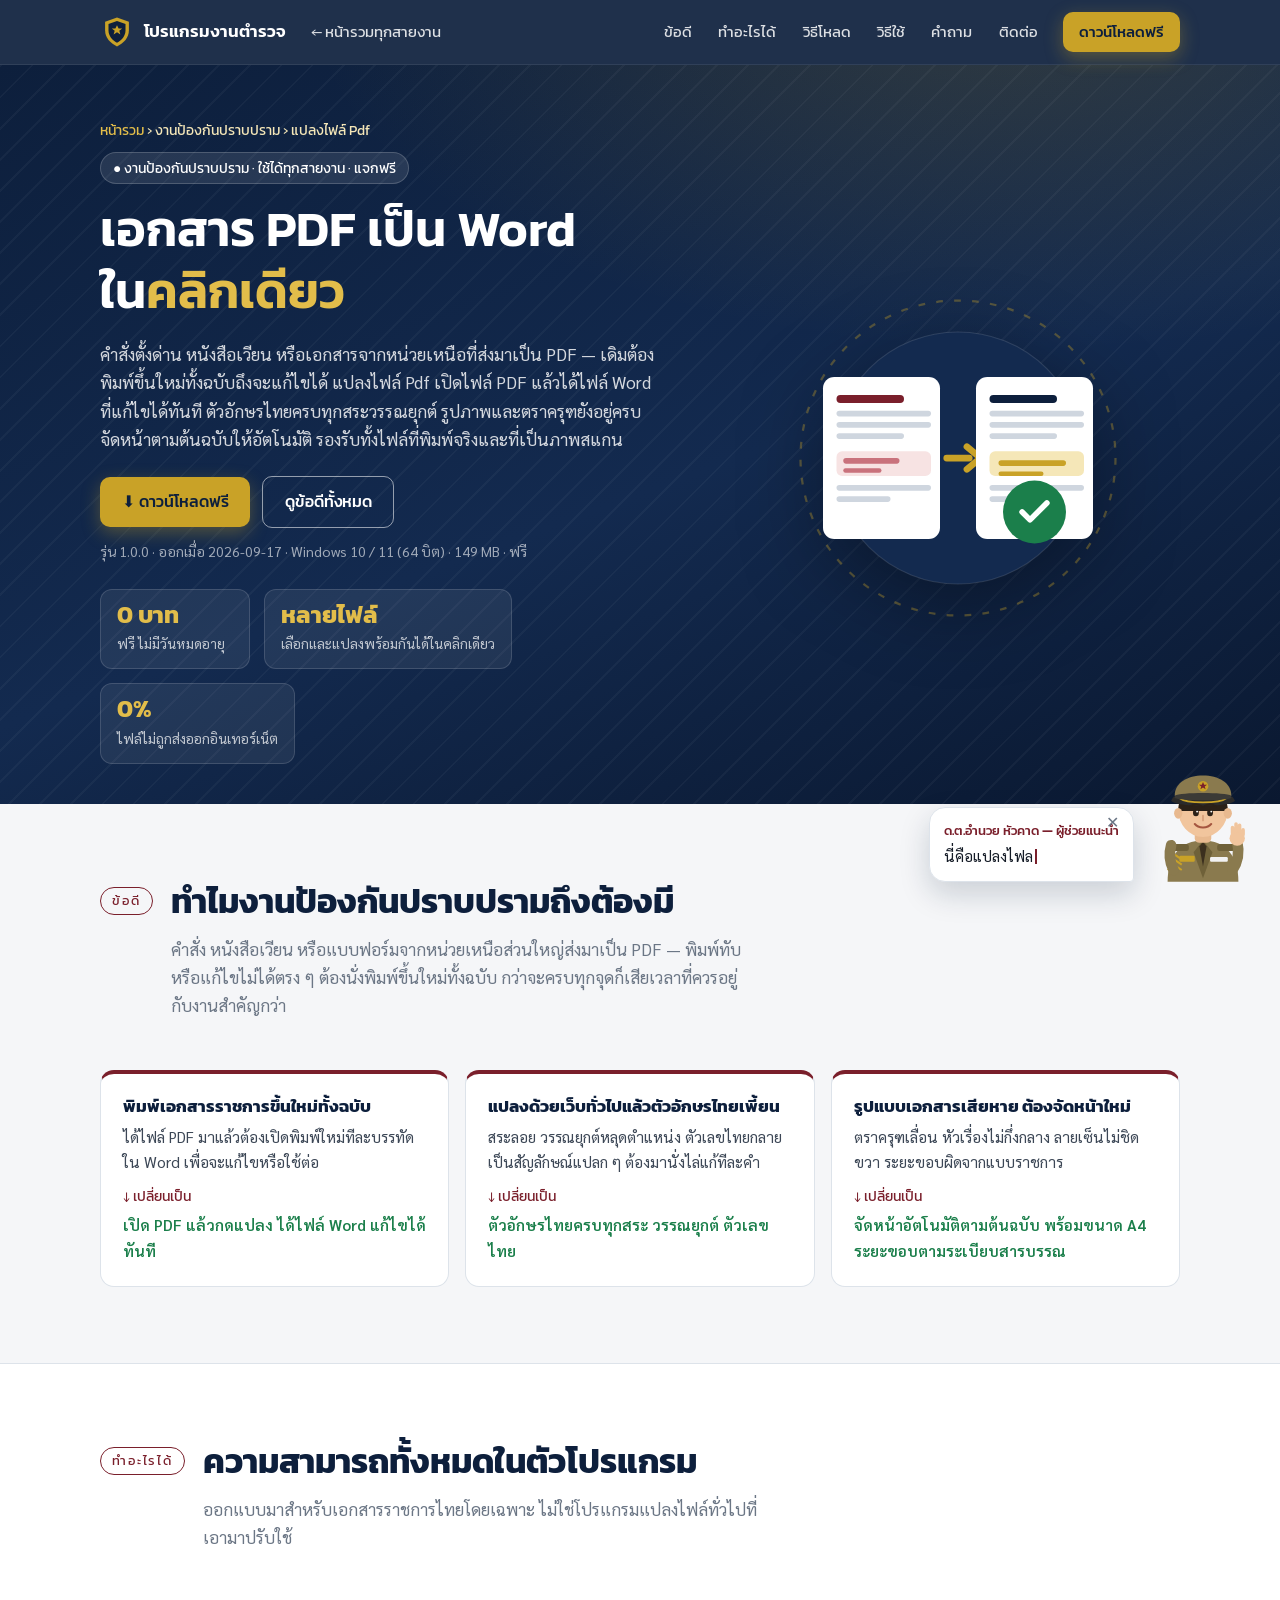
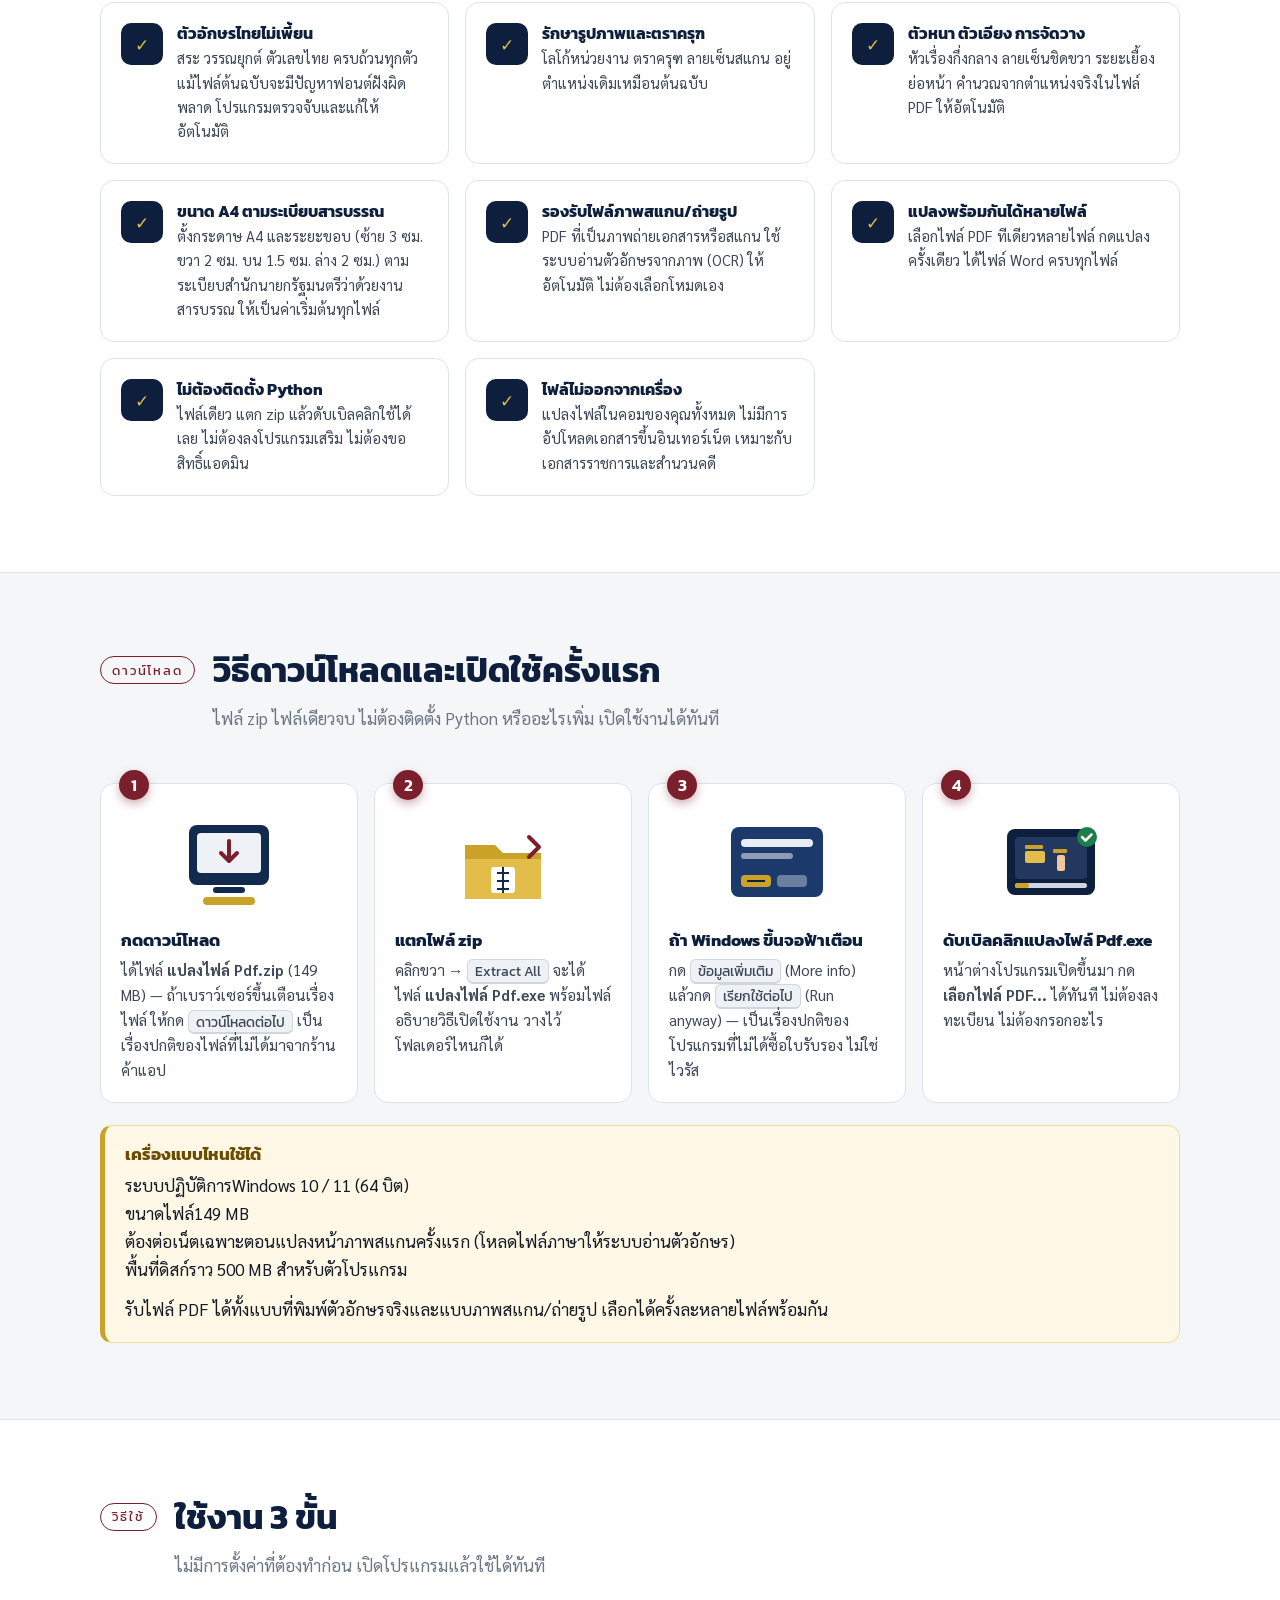
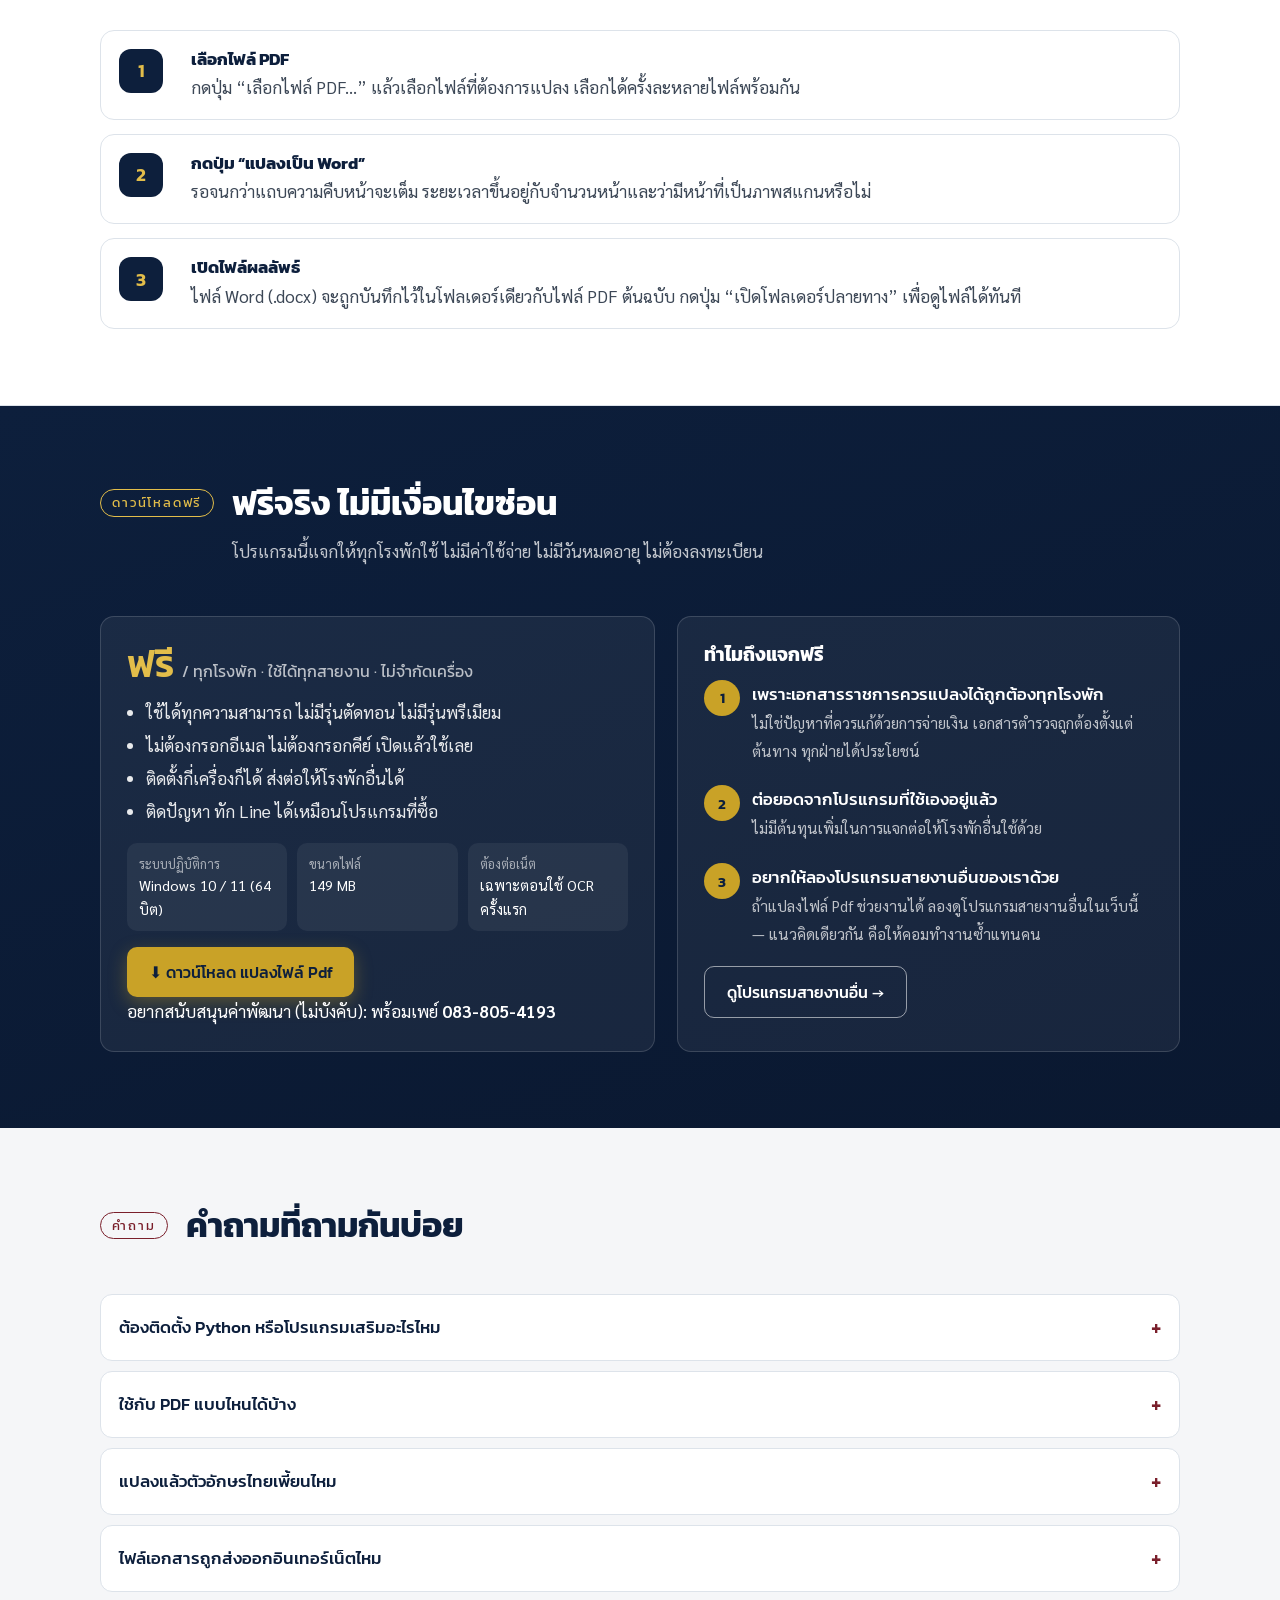
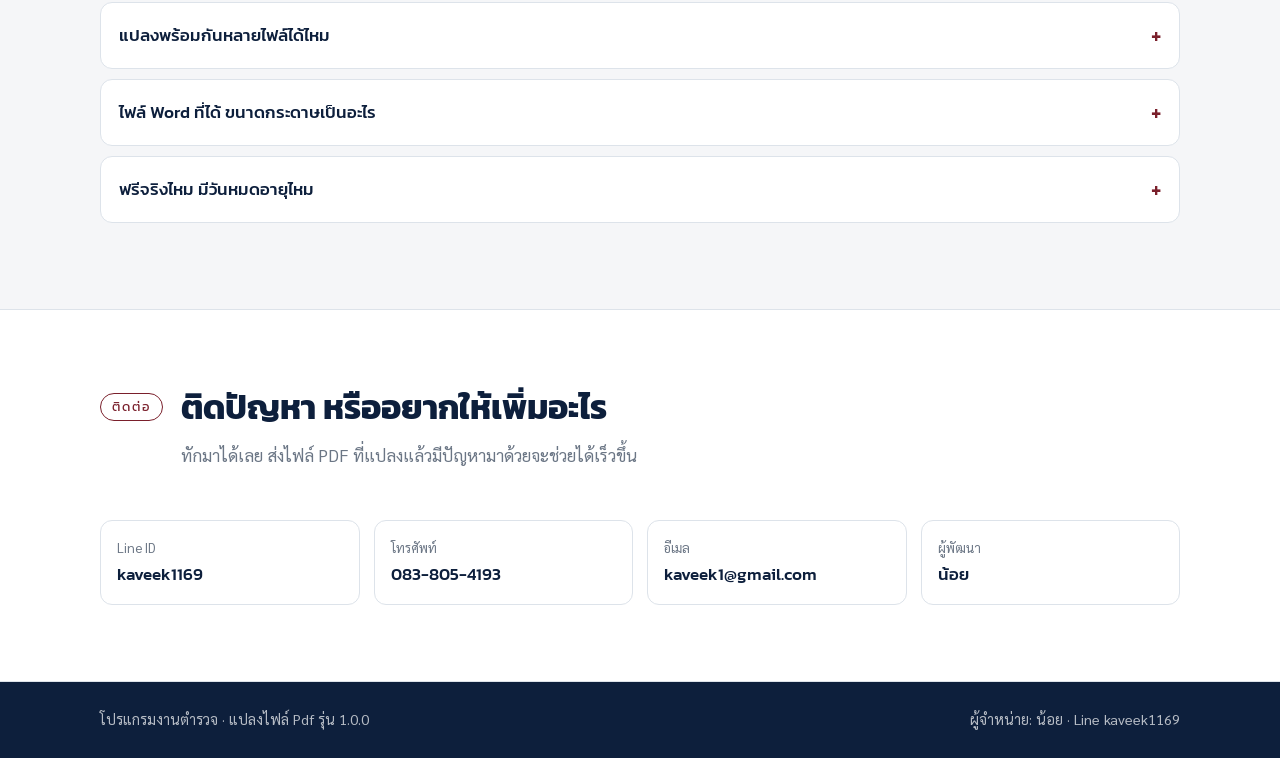
<file: pdf2word.html>
<!DOCTYPE html>
<html lang="th" class="js">
<head>
<meta charset="utf-8">
<meta name="viewport" content="width=device-width, initial-scale=1">
<title>แปลงไฟล์ Pdf — แปลง PDF เป็น Word ตัวอักษรไทยไม่เพี้ยน (งานป้องกันปราบปราม · แจกฟรี)</title>
<meta name="description" content="แปลงไฟล์ Pdf โปรแกรมแปลง PDF เป็น Word (.docx) สำหรับงานตำรวจ รักษาตัวอักษรไทย รูปภาพ และรูปแบบเอกสารราชการ รองรับ PDF ภาพสแกนด้วย OCR แปลงได้ทีละหลายไฟล์ ไม่ต้องติดตั้ง Python ทำงานในเครื่อง ไม่ส่งไฟล์ออกอินเทอร์เน็ต แจกฟรี">
<link rel="preconnect" href="https://fonts.googleapis.com">
<link rel="preconnect" href="https://fonts.gstatic.com" crossorigin>
<link href="https://fonts.googleapis.com/css2?family=Kanit:wght@400;500;600;700&family=Sarabun:wght@400;500;600;700&display=swap" rel="stylesheet">
<link rel="stylesheet" href="site.css">
</head>
<body>
<nav class="nav">
  <div class="wrap">
    <a class="brand" href="index.html"><svg class="badge" viewBox="0 0 40 40" aria-hidden="true"><path d="M20 3l14 5v10c0 9-6 15-14 19C12 33 6 27 6 18V8l14-5z" fill="#c9a227"/><path d="M20 7l10 3.6V18c0 7-4.4 11.6-10 14.6C14.4 29.6 10 25 10 18v-7.4L20 7z" fill="#0d1f3c"/><path d="M20 12l1.9 4h4.2l-3.4 2.6 1.3 4.2L20 20.4l-4 2.4 1.3-4.2-3.4-2.6h4.2z" fill="#c9a227"/></svg> โปรแกรมงานตำรวจ</a>
    <a class="back" href="index.html">← หน้ารวมทุกสายงาน</a>
    <div class="nav-links"><a href="#why">ข้อดี</a><a href="#can">ทำอะไรได้</a><a href="#install">วิธีโหลด</a><a href="#howto">วิธีใช้</a><a href="#faq">คำถาม</a><a href="#contact">ติดต่อ</a></div>
    <a class="btn btn-gold" href="#free">ดาวน์โหลดฟรี</a>
  </div>
</nav>

<header class="hero" id="top">
  <div class="wrap">
    <div class="crumb"><a href="index.html">หน้ารวม</a> › งานป้องกันปราบปราม › แปลงไฟล์ Pdf</div>
    <div class="slides" style="min-height:0;position:static">
      <section class="slide active" style="position:static">
        <div>
          <span class="slide-kicker">● งานป้องกันปราบปราม · ใช้ได้ทุกสายงาน · แจกฟรี</span>
          <h1>เอกสาร PDF เป็น Word<br>ใน<em>คลิกเดียว</em></h1>
          <p class="lede">คำสั่งตั้งด่าน หนังสือเวียน หรือเอกสารจากหน่วยเหนือที่ส่งมาเป็น PDF — เดิมต้องพิมพ์ขึ้นใหม่ทั้งฉบับถึงจะแก้ไขได้
            แปลงไฟล์ Pdf เปิดไฟล์ PDF แล้วได้ไฟล์ Word ที่แก้ไขได้ทันที ตัวอักษรไทยครบทุกสระวรรณยุกต์ รูปภาพและตราครุฑยังอยู่ครบ
            จัดหน้าตามต้นฉบับให้อัตโนมัติ รองรับทั้งไฟล์ที่พิมพ์จริงและที่เป็นภาพสแกน</p>
          <div class="cta">
            <a class="btn btn-gold" href="#free" id="dl-hero">⬇ ดาวน์โหลดฟรี</a>
            <a class="btn btn-ghost" href="#why">ดูข้อดีทั้งหมด</a>
            <span class="note" id="vernote">Windows 10 / 11 (64 บิต) · ไม่ต้องติดตั้ง Python · ฟรี</span>
          </div>
          <div class="hero-stats">
            <div class="stat"><b>0 บาท</b><span>ฟรี ไม่มีวันหมดอายุ</span></div>
            <div class="stat"><b>หลายไฟล์</b><span>เลือกและแปลงพร้อมกันได้ในคลิกเดียว</span></div>
            <div class="stat"><b>0%</b><span>ไฟล์ไม่ถูกส่งออกอินเทอร์เน็ต</span></div>
          </div>
        </div>
        <div class="slide-art">
          <svg viewBox="0 0 320 320" aria-hidden="true">
            <circle class="ring" cx="160" cy="160" r="140" fill="none" stroke="rgba(201,162,39,.35)" stroke-width="2" stroke-dasharray="6 10"/>
            <circle cx="160" cy="160" r="112" fill="#132a4f" stroke="rgba(255,255,255,.12)"/>
            <g transform="translate(40 88)">
              <rect x="0" y="0" width="104" height="144" rx="10" fill="#fff"/>
              <rect x="12" y="16" width="60" height="7" rx="3.5" fill="#7a1f2b"/>
              <rect x="12" y="30" width="84" height="5" rx="2.5" fill="#cfd6df"/>
              <rect x="12" y="40" width="84" height="5" rx="2.5" fill="#cfd6df"/>
              <rect x="12" y="50" width="60" height="5" rx="2.5" fill="#cfd6df"/>
              <rect x="12" y="66" width="84" height="22" rx="5" fill="#f7e3e3"/>
              <rect x="18" y="72" width="50" height="5" rx="2.5" fill="#c9727c"/>
              <rect x="18" y="81" width="34" height="4" rx="2" fill="#c9727c"/>
              <rect x="12" y="96" width="84" height="5" rx="2.5" fill="#cfd6df"/>
              <rect x="12" y="106" width="48" height="5" rx="2.5" fill="#cfd6df"/>
            </g>
            <path d="M150 160h20" stroke="#c9a227" stroke-width="6" stroke-linecap="round"/>
            <path d="M168 150l12 10-12 10" fill="none" stroke="#c9a227" stroke-width="6" stroke-linecap="round" stroke-linejoin="round"/>
            <g transform="translate(176 88)">
              <rect x="0" y="0" width="104" height="144" rx="10" fill="#fff"/>
              <rect x="12" y="16" width="60" height="7" rx="3.5" fill="#0d1f3c"/>
              <rect x="12" y="30" width="84" height="5" rx="2.5" fill="#cfd6df"/>
              <rect x="12" y="40" width="84" height="5" rx="2.5" fill="#cfd6df"/>
              <rect x="12" y="50" width="60" height="5" rx="2.5" fill="#cfd6df"/>
              <rect x="12" y="66" width="84" height="22" rx="5" fill="#f5e7b8"/>
              <rect x="20" y="74" width="60" height="5" rx="2.5" fill="#c9a227"/>
              <rect x="20" y="84" width="40" height="4" rx="2" fill="#c9a227"/>
              <rect x="12" y="96" width="84" height="5" rx="2.5" fill="#cfd6df"/>
              <rect x="12" y="106" width="48" height="5" rx="2.5" fill="#cfd6df"/>
            </g>
            <g transform="translate(228 208)">
              <circle r="28" fill="#1b7f4b"/>
              <path d="M-11 0l7 7 15-15" fill="none" stroke="#fff" stroke-width="5" stroke-linecap="round" stroke-linejoin="round"/>
            </g>
          </svg>
        </div>
      </section>
    </div>
  </div>
</header>

<!-- ═══════════ ทำไม ═══════════ -->
<section class="sec" id="why">
  <div class="wrap">
    <div class="sec-head reveal">
      <span class="sec-label">ข้อดี</span>
      <div><h2>ทำไมงานป้องกันปราบปรามถึงต้องมี</h2>
        <p>คำสั่ง หนังสือเวียน หรือแบบฟอร์มจากหน่วยเหนือส่วนใหญ่ส่งมาเป็น PDF — พิมพ์ทับหรือแก้ไขไม่ได้ตรง ๆ
          ต้องนั่งพิมพ์ขึ้นใหม่ทั้งฉบับ กว่าจะครบทุกจุดก็เสียเวลาที่ควรอยู่กับงานสำคัญกว่า</p></div>
    </div>
    <div class="pains">
      <div class="pain reveal"><h3>พิมพ์เอกสารราชการขึ้นใหม่ทั้งฉบับ</h3><p>ได้ไฟล์ PDF มาแล้วต้องเปิดพิมพ์ใหม่ทีละบรรทัดใน Word เพื่อจะแก้ไขหรือใช้ต่อ</p><span class="arrow-down">↓ เปลี่ยนเป็น</span><p class="fix">เปิด PDF แล้วกดแปลง ได้ไฟล์ Word แก้ไขได้ทันที</p></div>
      <div class="pain reveal"><h3>แปลงด้วยเว็บทั่วไปแล้วตัวอักษรไทยเพี้ยน</h3><p>สระลอย วรรณยุกต์หลุดตำแหน่ง ตัวเลขไทยกลายเป็นสัญลักษณ์แปลก ๆ ต้องมานั่งไล่แก้ทีละคำ</p><span class="arrow-down">↓ เปลี่ยนเป็น</span><p class="fix">ตัวอักษรไทยครบทุกสระ วรรณยุกต์ ตัวเลขไทย</p></div>
      <div class="pain reveal"><h3>รูปแบบเอกสารเสียหาย ต้องจัดหน้าใหม่</h3><p>ตราครุฑเลื่อน หัวเรื่องไม่กึ่งกลาง ลายเซ็นไม่ชิดขวา ระยะขอบผิดจากแบบราชการ</p><span class="arrow-down">↓ เปลี่ยนเป็น</span><p class="fix">จัดหน้าอัตโนมัติตามต้นฉบับ พร้อมขนาด A4 ระยะขอบตามระเบียบสารบรรณ</p></div>
    </div>
  </div>
</section>

<!-- ═══════════ ทำอะไรได้ ═══════════ -->
<section class="sec product" id="can">
  <div class="wrap">
    <div class="sec-head reveal">
      <span class="sec-label">ทำอะไรได้</span>
      <div><h2>ความสามารถทั้งหมดในตัวโปรแกรม</h2><p>ออกแบบมาสำหรับเอกสารราชการไทยโดยเฉพาะ ไม่ใช่โปรแกรมแปลงไฟล์ทั่วไปที่เอามาปรับใช้</p></div>
    </div>
    <div class="promise">
      <div class="reveal"><div class="ic">✓</div><div><h3>ตัวอักษรไทยไม่เพี้ยน</h3><p>สระ วรรณยุกต์ ตัวเลขไทย ครบถ้วนทุกตัว แม้ไฟล์ต้นฉบับจะมีปัญหาฟอนต์ฝังผิดพลาด โปรแกรมตรวจจับและแก้ให้อัตโนมัติ</p></div></div>
      <div class="reveal"><div class="ic">✓</div><div><h3>รักษารูปภาพและตราครุฑ</h3><p>โลโก้หน่วยงาน ตราครุฑ ลายเซ็นสแกน อยู่ตำแหน่งเดิมเหมือนต้นฉบับ</p></div></div>
      <div class="reveal"><div class="ic">✓</div><div><h3>ตัวหนา ตัวเอียง การจัดวาง</h3><p>หัวเรื่องกึ่งกลาง ลายเซ็นชิดขวา ระยะเยื้องย่อหน้า คำนวณจากตำแหน่งจริงในไฟล์ PDF ให้อัตโนมัติ</p></div></div>
      <div class="reveal"><div class="ic">✓</div><div><h3>ขนาด A4 ตามระเบียบสารบรรณ</h3><p>ตั้งกระดาษ A4 และระยะขอบ (ซ้าย 3 ซม. ขวา 2 ซม. บน 1.5 ซม. ล่าง 2 ซม.) ตามระเบียบสำนักนายกรัฐมนตรีว่าด้วยงานสารบรรณ ให้เป็นค่าเริ่มต้นทุกไฟล์</p></div></div>
      <div class="reveal"><div class="ic">✓</div><div><h3>รองรับไฟล์ภาพสแกน/ถ่ายรูป</h3><p>PDF ที่เป็นภาพถ่ายเอกสารหรือสแกน ใช้ระบบอ่านตัวอักษรจากภาพ (OCR) ให้อัตโนมัติ ไม่ต้องเลือกโหมดเอง</p></div></div>
      <div class="reveal"><div class="ic">✓</div><div><h3>แปลงพร้อมกันได้หลายไฟล์</h3><p>เลือกไฟล์ PDF ทีเดียวหลายไฟล์ กดแปลงครั้งเดียว ได้ไฟล์ Word ครบทุกไฟล์</p></div></div>
      <div class="reveal"><div class="ic">✓</div><div><h3>ไม่ต้องติดตั้ง Python</h3><p>ไฟล์เดียว แตก zip แล้วดับเบิลคลิกใช้ได้เลย ไม่ต้องลงโปรแกรมเสริม ไม่ต้องขอสิทธิ์แอดมิน</p></div></div>
      <div class="reveal"><div class="ic">✓</div><div><h3>ไฟล์ไม่ออกจากเครื่อง</h3><p>แปลงไฟล์ในคอมของคุณทั้งหมด ไม่มีการอัปโหลดเอกสารขึ้นอินเทอร์เน็ต เหมาะกับเอกสารราชการและสำนวนคดี</p></div></div>
    </div>
  </div>
</section>

<!-- ═══════════ วิธีดาวน์โหลด ═══════════ -->
<section class="sec" id="install">
  <div class="wrap">
    <div class="sec-head reveal">
      <span class="sec-label">ดาวน์โหลด</span>
      <div><h2>วิธีดาวน์โหลดและเปิดใช้ครั้งแรก</h2><p>ไฟล์ zip ไฟล์เดียวจบ ไม่ต้องติดตั้ง Python หรืออะไรเพิ่ม เปิดใช้งานได้ทันที</p></div>
    </div>
    <div class="steps">
      <div class="step reveal">
        <div class="art"><svg viewBox="0 0 120 100" aria-hidden="true"><rect x="20" y="10" width="80" height="60" rx="8" fill="#132a4f"/><rect x="28" y="18" width="64" height="40" rx="4" fill="#eef1f5"/><path d="M60 26v18M52 38l8 8 8-8" stroke="#7a1f2b" stroke-width="4" fill="none" stroke-linecap="round" stroke-linejoin="round"/><rect x="44" y="72" width="32" height="6" rx="3" fill="#132a4f"/><rect x="34" y="82" width="52" height="8" rx="4" fill="#c9a227"/></svg></div>
        <h3>กดดาวน์โหลด</h3>
        <p>ได้ไฟล์ <b id="dl-name">แปลงไฟล์ Pdf.zip</b> <span id="dl-size">(ราว 149 MB)</span> — ถ้าเบราว์เซอร์ขึ้นเตือนเรื่องไฟล์ ให้กด <kbd>ดาวน์โหลดต่อไป</kbd> เป็นเรื่องปกติของไฟล์ที่ไม่ได้มาจากร้านค้าแอป</p>
      </div>
      <div class="step reveal">
        <div class="art"><svg viewBox="0 0 120 100" aria-hidden="true"><path d="M22 30h30l8 8h38v46H22z" fill="#c9a227"/><path d="M22 44h76v40H22z" fill="#e2bd4a"/><rect x="48" y="52" width="24" height="26" rx="3" fill="#fff"/><path d="M60 52v26M54 58h12M54 66h12M54 74h12" stroke="#132a4f" stroke-width="2"/><path d="M86 22l10 10-10 10" fill="none" stroke="#7a1f2b" stroke-width="4" stroke-linecap="round" stroke-linejoin="round"/></svg></div>
        <h3>แตกไฟล์ zip</h3>
        <p>คลิกขวา → <kbd>Extract All</kbd> จะได้ไฟล์ <b>แปลงไฟล์ Pdf.exe</b> พร้อมไฟล์อธิบายวิธีเปิดใช้งาน วางไว้โฟลเดอร์ไหนก็ได้</p>
      </div>
      <div class="step reveal">
        <div class="art"><svg viewBox="0 0 120 100" aria-hidden="true"><rect x="14" y="12" width="92" height="70" rx="8" fill="#1b3a6b"/><rect x="24" y="24" width="72" height="8" rx="4" fill="#fff" opacity=".9"/><rect x="24" y="38" width="52" height="6" rx="3" fill="#fff" opacity=".5"/><rect x="24" y="60" width="30" height="12" rx="4" fill="#c9a227"/><rect x="60" y="60" width="30" height="12" rx="4" fill="#fff" opacity=".35"/><path d="M30 66h18" stroke="#0d1f3c" stroke-width="2"/></svg></div>
        <h3>ถ้า Windows ขึ้นจอฟ้าเตือน</h3>
        <p>กด <kbd>ข้อมูลเพิ่มเติม</kbd> (More info) แล้วกด <kbd>เรียกใช้ต่อไป</kbd> (Run anyway) — เป็นเรื่องปกติของโปรแกรมที่ไม่ได้ซื้อใบรับรอง ไม่ใช่ไวรัส</p>
      </div>
      <div class="step reveal">
        <div class="art"><svg viewBox="0 0 120 100" aria-hidden="true"><rect x="16" y="14" width="88" height="66" rx="8" fill="#0d1f3c"/><rect x="24" y="22" width="72" height="42" rx="4" fill="#22385f"/><rect x="34" y="36" width="20" height="12" rx="2" fill="#e2bd4a"/><rect x="34" y="30" width="18" height="4" rx="1" fill="#c9a227"/><rect x="66" y="40" width="8" height="16" rx="2" fill="#f1c59d"/><rect x="62" y="34" width="14" height="4" rx="1" fill="#c9a227"/><rect x="24" y="68" width="72" height="5" rx="2.5" fill="#cfd6df"/><rect x="24" y="68" width="14" height="5" rx="2.5" fill="#c9a227"/><circle cx="96" cy="22" r="10" fill="#1b7f4b"/><path d="M91 22l3.5 3.5 6-6" fill="none" stroke="#fff" stroke-width="2.5" stroke-linecap="round" stroke-linejoin="round"/></svg></div>
        <h3>ดับเบิลคลิกแปลงไฟล์ Pdf.exe</h3>
        <p>หน้าต่างโปรแกรมเปิดขึ้นมา กด <b>เลือกไฟล์ PDF...</b> ได้ทันที ไม่ต้องลงทะเบียน ไม่ต้องกรอกอะไร</p>
      </div>
    </div>
    <div class="notice reveal">
      <h3>เครื่องแบบไหนใช้ได้</h3>
      <div class="spec">
        <div><span>ระบบปฏิบัติการ</span>Windows 10 / 11 (64 บิต)</div>
        <div><span>ขนาดไฟล์</span><span id="dl-size3">ราว 149 MB (zip)</span></div>
        <div><span>ต้องต่อเน็ต</span>เฉพาะตอนแปลงหน้าภาพสแกนครั้งแรก (โหลดไฟล์ภาษาให้ระบบอ่านตัวอักษร)</div>
        <div><span>พื้นที่ดิสก์</span>ราว 500 MB สำหรับตัวโปรแกรม</div>
      </div>
      <p style="margin:12px 0 0">รับไฟล์ PDF ได้ทั้งแบบที่พิมพ์ตัวอักษรจริงและแบบภาพสแกน/ถ่ายรูป เลือกได้ครั้งละหลายไฟล์พร้อมกัน</p>
    </div>
  </div>
</section>

<!-- ═══════════ วิธีใช้ ═══════════ -->
<section class="sec product" id="howto">
  <div class="wrap">
    <div class="sec-head reveal">
      <span class="sec-label">วิธีใช้</span>
      <div><h2>ใช้งาน 3 ขั้น</h2><p>ไม่มีการตั้งค่าที่ต้องทำก่อน เปิดโปรแกรมแล้วใช้ได้ทันที</p></div>
    </div>
    <div class="timeline">
      <div class="tl reveal"><div class="n">1</div><div><h3>เลือกไฟล์ PDF</h3><p>กดปุ่ม “เลือกไฟล์ PDF...” แล้วเลือกไฟล์ที่ต้องการแปลง เลือกได้ครั้งละหลายไฟล์พร้อมกัน</p></div></div>
      <div class="tl reveal"><div class="n">2</div><div><h3>กดปุ่ม “แปลงเป็น Word”</h3><p>รอจนกว่าแถบความคืบหน้าจะเต็ม ระยะเวลาขึ้นอยู่กับจำนวนหน้าและว่ามีหน้าที่เป็นภาพสแกนหรือไม่</p></div></div>
      <div class="tl reveal"><div class="n">3</div><div><h3>เปิดไฟล์ผลลัพธ์</h3><p>ไฟล์ Word (.docx) จะถูกบันทึกไว้ในโฟลเดอร์เดียวกับไฟล์ PDF ต้นฉบับ กดปุ่ม “เปิดโฟลเดอร์ปลายทาง” เพื่อดูไฟล์ได้ทันที</p></div></div>
    </div>
  </div>
</section>

<!-- ═══════════ ฟรี / ดาวน์โหลด ═══════════ -->
<section class="sec price" id="free">
  <div class="wrap">
    <div class="sec-head reveal">
      <span class="sec-label">ดาวน์โหลดฟรี</span>
      <div><h2>ฟรีจริง ไม่มีเงื่อนไขซ่อน</h2><p>โปรแกรมนี้แจกให้ทุกโรงพักใช้ ไม่มีค่าใช้จ่าย ไม่มีวันหมดอายุ ไม่ต้องลงทะเบียน</p></div>
    </div>
    <div class="price-grid">
      <div class="price-card reveal">
        <div class="price-big">ฟรี <small>/ ทุกโรงพัก · ใช้ได้ทุกสายงาน · ไม่จำกัดเครื่อง</small></div>
        <ul>
          <li>ใช้ได้ทุกความสามารถ ไม่มีรุ่นตัดทอน ไม่มีรุ่นพรีเมียม</li>
          <li>ไม่ต้องกรอกอีเมล ไม่ต้องกรอกคีย์ เปิดแล้วใช้เลย</li>
          <li>ติดตั้งกี่เครื่องก็ได้ ส่งต่อให้โรงพักอื่นได้</li>
          <li>ติดปัญหา ทัก Line ได้เหมือนโปรแกรมที่ซื้อ</li>
        </ul>
        <div class="dl-meta">
          <div><span>ระบบปฏิบัติการ</span>Windows 10 / 11 (64 บิต)</div>
          <div><span>ขนาดไฟล์</span><span id="dl-size2" style="display:inline;color:#fff;font-size:inherit">ราว 149 MB (zip)</span></div>
          <div><span>ต้องต่อเน็ต</span>เฉพาะตอนใช้ OCR ครั้งแรก</div>
        </div>
        <div style="margin-top:16px"><a class="btn btn-gold" id="dl-main" href="#free">⬇ ดาวน์โหลด แปลงไฟล์ Pdf</a></div>
        <div class="dl-alt" id="dl-alt">อยากสนับสนุนค่าพัฒนา (ไม่บังคับ): พร้อมเพย์ <b style="color:#fff">083-805-4193</b></div>
      </div>
      <div class="price-card reveal">
        <h3 style="color:#fff;font-size:1.2rem">ทำไมถึงแจกฟรี</h3>
        <ol class="buy-steps">
          <li><span class="k">1</span><div><b>เพราะเอกสารราชการควรแปลงได้ถูกต้องทุกโรงพัก</b><span>ไม่ใช่ปัญหาที่ควรแก้ด้วยการจ่ายเงิน เอกสารตำรวจถูกต้องตั้งแต่ต้นทาง ทุกฝ่ายได้ประโยชน์</span></div></li>
          <li><span class="k">2</span><div><b>ต่อยอดจากโปรแกรมที่ใช้เองอยู่แล้ว</b><span>ไม่มีต้นทุนเพิ่มในการแจกต่อให้โรงพักอื่นใช้ด้วย</span></div></li>
          <li><span class="k">3</span><div><b>อยากให้ลองโปรแกรมสายงานอื่นของเราด้วย</b><span>ถ้าแปลงไฟล์ Pdf ช่วยงานได้ ลองดูโปรแกรมสายงานอื่นในเว็บนี้ — แนวคิดเดียวกัน คือให้คอมทำงานซ้ำแทนคน</span></div></li>
        </ol>
        <div style="margin-top:14px"><a class="btn btn-ghost" href="index.html#lines">ดูโปรแกรมสายงานอื่น →</a></div>
      </div>
    </div>
  </div>
</section>

<!-- ═══════════ FAQ ═══════════ -->
<section class="sec" id="faq">
  <div class="wrap">
    <div class="sec-head reveal"><span class="sec-label">คำถาม</span><div><h2>คำถามที่ถามกันบ่อย</h2></div></div>
    <details class="reveal"><summary>ต้องติดตั้ง Python หรือโปรแกรมเสริมอะไรไหม</summary><p>ไม่ต้อง แตกไฟล์ zip แล้วดับเบิลคลิกใช้ได้เลย ไม่ต้องลงโปรแกรมเสริม ไม่ต้องขอสิทธิ์แอดมิน</p></details>
    <details class="reveal"><summary>ใช้กับ PDF แบบไหนได้บ้าง</summary><p>ได้ทั้งสองแบบในไฟล์เดียวกัน — ทั้งที่มีตัวอักษรจริงและที่เป็นภาพสแกน/ถ่ายรูป หน้าที่เป็นภาพจะใช้ระบบอ่านตัวอักษรจากภาพ (OCR) ให้อัตโนมัติ</p></details>
    <details class="reveal"><summary>แปลงแล้วตัวอักษรไทยเพี้ยนไหม</summary><p>หน้าที่มีตัวอักษรจริงในไฟล์ต้นฉบับจะตรงกับต้นฉบับทุกตัวอักษร โปรแกรมตรวจสอบและแก้ปัญหาฟอนต์ฝังผิดพลาดที่พบได้ในเอกสารราชการบางไฟล์ให้อัตโนมัติ ส่วนหน้าที่เป็นภาพสแกนใช้ OCR ซึ่งอาจมีคลาดเคลื่อนเล็กน้อยตามความคมชัดของภาพต้นฉบับ — ควรตรวจทานทุกครั้งก่อนใช้งานจริง โดยเฉพาะเอกสารสำคัญ</p></details>
    <details class="reveal"><summary>ไฟล์เอกสารถูกส่งออกอินเทอร์เน็ตไหม</summary><p>ไม่ ทุกไฟล์แปลงในคอมของคุณทั้งหมด ไม่มีการอัปโหลดขึ้นเซิร์ฟเวอร์ใด ๆ ต่อเน็ตเฉพาะตอนดาวน์โหลดโปรแกรมครั้งแรก และตอนใช้ระบบอ่านตัวอักษรจากภาพ (OCR) ครั้งแรกเท่านั้น</p></details>
    <details class="reveal"><summary>แปลงพร้อมกันหลายไฟล์ได้ไหม</summary><p>ได้ กดเลือกไฟล์ PDF ได้ครั้งละหลายไฟล์ แล้วกดแปลงครั้งเดียว โปรแกรมจะแปลงให้ครบทุกไฟล์ตามลำดับ</p></details>
    <details class="reveal"><summary>ไฟล์ Word ที่ได้ ขนาดกระดาษเป็นอะไร</summary><p>ตั้งเป็น A4 พร้อมระยะขอบตามระเบียบสำนักนายกรัฐมนตรีว่าด้วยงานสารบรรณเป็นค่าเริ่มต้น (ซ้าย 3 ซม. ขวา 2 ซม. บน 1.5 ซม. ล่าง 2 ซม.) เหมาะกับการแปลงหนังสือราชการโดยเฉพาะ</p></details>
    <details class="reveal"><summary>ฟรีจริงไหม มีวันหมดอายุไหม</summary><p>ฟรีจริง ไม่มีวันหมดอายุ ไม่ต้องลงทะเบียน การสนับสนุนผ่านพร้อมเพย์เป็นความสมัครใจล้วน ๆ ไม่ใช่ค่าลิขสิทธิ์หรือเงื่อนไขการใช้งาน</p></details>
  </div>
</section>

<!-- ═══════════ ติดต่อ ═══════════ -->
<section class="sec product" id="contact">
  <div class="wrap">
    <div class="sec-head reveal"><span class="sec-label">ติดต่อ</span><div><h2>ติดปัญหา หรืออยากให้เพิ่มอะไร</h2><p>ทักมาได้เลย ส่งไฟล์ PDF ที่แปลงแล้วมีปัญหามาด้วยจะช่วยได้เร็วขึ้น</p></div></div>
    <div class="contact reveal">
      <div><span>Line ID</span><b>kaveek1169</b></div>
      <div><span>โทรศัพท์</span><b>083-805-4193</b></div>
      <div><span>อีเมล</span><b>kaveek1@gmail.com</b></div>
      <div><span>ผู้พัฒนา</span><b>น้อย</b></div>
    </div>
  </div>
</section>

<footer>
  <div class="wrap">
    <span>โปรแกรมงานตำรวจ · <span id="pw-foot">แปลงไฟล์ Pdf</span></span>
    <span>ผู้จำหน่าย: น้อย · Line kaveek1169</span>
  </div>
</footer>

<!-- ═══════════ ตัวการ์ตูนตำรวจแนะนำ "ด.ต.อำนวย หัวคาด" (ต้นแบบวาดเอง) ═══════════ -->
<div class="guide" id="guide">
  <div class="bubble" id="bubble">
    <button class="close" id="gclose" aria-label="ปิด">✕</button>
    <b>ด.ต.อำนวย หัวคาด — ผู้ช่วยแนะนำ</b>
    <span id="gtext"></span><span class="cur"></span>
  </div>
  <svg class="officer" id="officer" viewBox="0 0 200 220" aria-hidden="true">
    <path d="M40 220c0-44 22-70 60-70s60 26 60 70z" fill="#8a7a4e"/>
    <path d="M100 150l-16 20 16 44 16-44z" fill="#6f6139"/>
    <path d="M100 152l-6 8 6 34 6-34z" fill="#3b2f1e"/>
    <rect x="46" y="156" width="30" height="12" rx="4" fill="#6f6139"/><rect x="124" y="156" width="30" height="12" rx="4" fill="#6f6139"/>
    <path d="M40 182l12-8 12 8M40 191l12-8 12 8M40 200l12-8 12 8" fill="none" stroke="#c9a227" stroke-width="3.5" stroke-linejoin="round"/>
    <rect x="112" y="178" width="30" height="8" rx="2" fill="#f2f2f2"/><rect x="60" y="176" width="26" height="10" rx="2" fill="#c9a227"/>
    <rect x="86" y="128" width="28" height="26" rx="8" fill="#e8b98f"/>
    <ellipse cx="100" cy="98" rx="42" ry="46" fill="#f1c59d"/>
    <path d="M58 100c0-18 8-30 20-36h44c12 6 20 18 20 36" fill="#2b2118"/>
    <ellipse cx="58" cy="104" rx="7" ry="9" fill="#e8b98f"/><ellipse cx="142" cy="104" rx="7" ry="9" fill="#e8b98f"/>
    <path d="M52 74c0-22 22-34 48-34s48 12 48 34l-6 4H58z" fill="#8a7a4e"/>
    <path d="M50 76h100l4 6c0 5-26 9-54 9s-54-4-54-9z" fill="#2b2b2b"/>
    <path d="M60 78c12 10 68 10 80 0" fill="none" stroke="#c9a227" stroke-width="3"/>
    <path d="M52 74c10-6 86-6 96 0v4c-10 5-86 5-96 0z" fill="#3b3a36"/>
    <circle cx="100" cy="58" r="9" fill="#c9a227"/><path d="M100 51l2 4.5h4.8l-3.9 2.9 1.5 4.6-4.4-2.8-4.4 2.8 1.5-4.6-3.9-2.9h4.8z" fill="#7a1f2b"/>
    <path d="M78 92c6-4 14-4 20 0M102 92c6-4 14-4 20 0" fill="none" stroke="#2b2118" stroke-width="3" stroke-linecap="round"/>
    <g class="eye"><ellipse cx="88" cy="103" rx="5" ry="6" fill="#2b2118"/><circle cx="90" cy="101" r="1.6" fill="#fff"/></g>
    <g class="eye"><ellipse cx="112" cy="103" rx="5" ry="6" fill="#2b2118"/><circle cx="114" cy="101" r="1.6" fill="#fff"/></g>
    <path d="M100 108v8" stroke="#d9a07a" stroke-width="3" stroke-linecap="round"/>
    <path d="M86 122c6 8 22 8 28 0" fill="none" stroke="#a5563f" stroke-width="3.5" stroke-linecap="round"/>
    <g class="hand">
      <path d="M150 200c8-12 12-30 8-48" fill="none" stroke="#8a7a4e" stroke-width="18" stroke-linecap="round"/>
      <circle cx="158" cy="146" r="13" fill="#f1c59d"/>
      <path d="M150 138v-10M156 134v-12M162 135v-11M168 140v-8" stroke="#f1c59d" stroke-width="6" stroke-linecap="round"/>
    </g>
    <path d="M50 200c-6-12-8-28-4-42" fill="none" stroke="#8a7a4e" stroke-width="18" stroke-linecap="round"/>
  </svg>
</div>

<script>
window.GUIDE_TIPS={"top": "นี่คือแปลงไฟล์ Pdf โปรแกรมของงานป้องกันปราบปราม แต่ใช้ได้ทุกสายงานเลยครับ แจกฟรีไม่มีค่าใช้จ่าย", "why": "ได้ PDF มาแล้วต้องพิมพ์ขึ้นใหม่ทั้งฉบับ — นั่นแหละคือสิ่งที่เราอยากให้หมดไปครับ", "can": "ที่ภูมิใจสุดคือตัวอักษรไทยไม่เพี้ยนครับ แม้ไฟล์ต้นฉบับจะมีปัญหาฟอนต์ฝังผิดพลาด โปรแกรมก็ตรวจจับและแก้ให้เอง", "install": "ไฟล์เดียวจบ แตก zip แล้วดับเบิลคลิกได้เลยครับ ไม่ต้องลงอะไรเพิ่ม", "howto": "แค่ 3 ขั้นครับ เลือกไฟล์ กดแปลง แล้วเปิดโฟลเดอร์ปลายทางดูผลลัพธ์", "free": "ฟรีจริงครับ ไม่มีเงื่อนไข โหลดไปแจกโรงพักข้าง ๆ ก็ได้ อยากสนับสนุนค่าพัฒนาก็ทำได้ผ่านพร้อมเพย์ แต่ไม่บังคับครับ", "faq": "ตัวอักษรเพี้ยนไหม ไฟล์ปลอดภัยไหม — ตอบไว้ตรง ๆ ในนี้ครับ ไม่มีก็ทัก Line มาได้", "contact": "เจอ PDF ไฟล์ไหนแปลงแล้วมีปัญหา ส่งมาให้ผมดูได้เลยครับ"};
</script>
<script>
/* ลิงก์ดาวน์โหลดของแปลงไฟล์ Pdf อ่านจาก pdf2word.json — แก้ไฟล์นั้นไฟล์เดียวเมื่อออกรุ่นใหม่หรือเปลี่ยนลิงก์ */
(function(){
  fetch('pdf2word.json',{cache:'no-store'}).then(function(r){return r.json()}).then(function(v){
    if(!v)return;
    var mb=v.size?(v.size/1048576):0, sz=mb?(Math.round(mb)+' MB'):'';
    if(v.url){ ['dl-hero','dl-main'].forEach(function(id){var a=document.getElementById(id);if(a){a.href=v.url;a.removeAttribute('download');}}); }
    if(v.url){ var nm=v.url.split('/').pop(); if(/\.zip$/i.test(nm)){ var n=document.getElementById('dl-name'); if(n)n.textContent=nm; } }
    if(sz){ var a=document.getElementById('dl-size'); if(a)a.textContent='('+sz+')'; var b=document.getElementById('dl-size2'); if(b)b.textContent=sz; var c=document.getElementById('dl-size3'); if(c)c.textContent=sz; }
    var note=document.getElementById('vernote'), foot=document.getElementById('pw-foot');
    if(v.version){ if(note)note.textContent='รุ่น '+v.version+(v.released?' · ออกเมื่อ '+v.released:'')+' · Windows 10 / 11 (64 บิต)'+(sz?' · '+sz:'')+' · ฟรี'; if(foot)foot.textContent='แปลงไฟล์ Pdf รุ่น '+v.version; }
  }).catch(function(){});
})();
</script>
<script>
/* โปรแกรมงานตำรวจ — สคริปต์ร่วมทุกหน้า (ตัดเฉพาะส่วนที่หน้านี้ใช้) */
(function(){
  var reduce=matchMedia('(prefers-reduced-motion: reduce)').matches;
  var io=new IntersectionObserver(function(es){es.forEach(function(e){if(e.isIntersecting){e.target.classList.add('in');io.unobserve(e.target)}})},{threshold:.12});
  document.querySelectorAll('.reveal').forEach(function(x){io.observe(x)});

  var guide=document.getElementById('guide'), tips=window.GUIDE_TIPS||{};
  if(guide){
    var gtext=document.getElementById('gtext'), curKey='', typing=null, secKey='top';
    var say=function(key){
      if(key===curKey||!tips[key])return; curKey=key;
      var s=tips[key], i=0; clearInterval(typing); gtext.textContent='';
      if(reduce){gtext.textContent=s;return}
      typing=setInterval(function(){gtext.textContent=s.slice(0,++i); if(i>=s.length)clearInterval(typing)},22);
    };
    try{ if(localStorage.getItem('guideOff')==='1') guide.classList.add('hidden'); }catch(e){}
    document.getElementById('gclose').addEventListener('click',function(){guide.classList.add('hidden');try{localStorage.setItem('guideOff','1')}catch(e){}});
    document.getElementById('officer').addEventListener('click',function(){curKey='';say(secKey)});
    var so=new IntersectionObserver(function(es){es.forEach(function(e){if(e.isIntersecting){secKey=e.target.id;say(secKey)}})},{rootMargin:'-40% 0px -50% 0px'});
    Object.keys(tips).forEach(function(id){var n=document.getElementById(id);if(n)so.observe(n)});
    say('top');
  }
})();
</script>
</body>
</html>
</file>
<file: site.css>
:root{
  --navy:#0d1f3c; --navy-2:#132a4f; --navy-3:#1b3a6b;
  --maroon:#7a1f2b; --maroon-2:#9a2a39;
  --gold:#c9a227; --gold-2:#e2bd4a; --gold-soft:#f5e7b8;
  --ink:#141b26; --ink-2:#3c4756; --mute:#6b7685;
  --bg:#f5f6f8; --card:#ffffff; --line:#dde3ea;
  --ok:#1b7f4b; --radius:14px;
  --sar:'Sarabun',"TH Sarabun New",Tahoma,sans-serif;
  --kan:'Kanit','Sarabun',Tahoma,sans-serif;
}
*{box-sizing:border-box}
html{scroll-behavior:smooth}
body{margin:0;font-family:var(--sar);font-size:17px;line-height:1.65;color:var(--ink);background:var(--bg)}
h1,h2,h3,h4{font-family:var(--kan);line-height:1.25;margin:0 0 .4em}
p{margin:0 0 1em}
a{color:var(--navy-3)}
img,svg{max-width:100%}
.wrap{max-width:1120px;margin:0 auto;padding:0 20px}
.btn{display:inline-flex;align-items:center;gap:.5rem;font-family:var(--kan);font-weight:500;font-size:1.02rem;
  padding:.72rem 1.35rem;border-radius:10px;text-decoration:none;border:0;cursor:pointer;transition:transform .15s,box-shadow .15s,background .15s}
.btn:hover{transform:translateY(-1px)}
.btn-gold{background:var(--gold);color:var(--navy);box-shadow:0 6px 18px rgba(201,162,39,.35)}
.btn-gold:hover{background:var(--gold-2)}
.btn-maroon{background:var(--maroon);color:#fff;box-shadow:0 6px 18px rgba(122,31,43,.3)}
.btn-maroon:hover{background:var(--maroon-2)}
.btn-ghost{background:transparent;color:#fff;border:1.5px solid rgba(255,255,255,.55)}
.btn-ghost:hover{background:rgba(255,255,255,.1)}
.btn-line{background:#06c755;color:#fff}
.sec{padding:76px 0}
.sec-head{display:flex;gap:18px;align-items:flex-start;margin-bottom:34px}
.sec-label{font-family:var(--kan);font-size:.8rem;letter-spacing:.14em;text-transform:uppercase;color:var(--maroon);
  border:1.5px solid var(--maroon);border-radius:999px;padding:.15rem .7rem;white-space:nowrap;margin-top:.45rem}
.sec-head h2{font-size:clamp(1.55rem,3vw,2.1rem);color:var(--navy)}
.sec-head p{color:var(--mute);max-width:64ch}
html.js .reveal{opacity:0;transform:translateY(22px);transition:opacity .6s ease,transform .6s ease}
html.js .reveal.in{opacity:1;transform:none}
@media (prefers-reduced-motion:reduce){.reveal{opacity:1;transform:none;transition:none} *{animation:none!important}}

/* ── nav ── */
.nav{position:sticky;top:0;z-index:50;background:rgba(13,31,60,.92);backdrop-filter:blur(8px);color:#fff;border-bottom:1px solid rgba(255,255,255,.08)}
.nav .wrap{display:flex;align-items:center;gap:14px;height:64px}
.brand{display:flex;align-items:center;gap:10px;font-family:var(--kan);font-weight:600;font-size:1.05rem;color:#fff;text-decoration:none}
.brand .badge{width:34px;height:34px}
.nav-links{margin-left:auto;display:flex;gap:4px;flex-wrap:wrap}
.nav-links a{color:rgba(255,255,255,.85);text-decoration:none;font-family:var(--kan);font-size:.92rem;padding:.4rem .7rem;border-radius:8px}
.nav-links a:hover{background:rgba(255,255,255,.1);color:#fff}
.nav .btn{padding:.5rem 1rem;font-size:.92rem}
@media (max-width:820px){.nav-links{display:none}}

/* ── hero / slides ── */
.hero{position:relative;color:#fff;background:
  radial-gradient(1200px 600px at 80% -10%,rgba(201,162,39,.18),transparent 60%),
  linear-gradient(160deg,var(--navy) 0%,var(--navy-2) 55%,#0a1830 100%);overflow:hidden}
.hero:before{content:"";position:absolute;inset:0;background:
  repeating-linear-gradient(135deg,rgba(255,255,255,.035) 0 2px,transparent 2px 22px);pointer-events:none}
.hero .wrap{position:relative;padding-top:54px;padding-bottom:40px}
.hero-top{display:flex;align-items:center;gap:12px;font-family:var(--kan);font-size:.9rem;color:var(--gold-soft);letter-spacing:.06em;text-transform:uppercase;margin-bottom:12px}
.hero-top .stripe{width:38px;height:3px;background:var(--gold)}
.slides{position:relative;min-height:420px}
.slide{position:absolute;inset:0;display:grid;grid-template-columns:1.15fr .85fr;gap:36px;align-items:center;
  opacity:0;visibility:hidden;transform:translateX(40px);transition:opacity .55s ease,transform .55s ease,visibility 0s .55s}
.slide.active{opacity:1;visibility:visible;transform:none;transition:opacity .55s ease,transform .55s ease,visibility 0s}
.slide.leaving{opacity:0;transform:translateX(-40px);visibility:hidden}
.slide-kicker{display:inline-flex;align-items:center;gap:.5rem;font-family:var(--kan);font-size:.86rem;padding:.25rem .75rem;border-radius:999px;background:rgba(255,255,255,.1);border:1px solid rgba(255,255,255,.18);margin-bottom:14px}
.slide-kicker.soon{background:rgba(201,162,39,.16);border-color:rgba(201,162,39,.5);color:var(--gold-soft)}
.slide h1{font-size:clamp(1.9rem,4.2vw,3.1rem);font-weight:600;color:#fff;margin-bottom:.35em}
.slide h1 em{font-style:normal;color:var(--gold-2)}
.slide .lede{font-size:1.08rem;color:rgba(255,255,255,.82);max-width:56ch}
.slide .cta{display:flex;gap:12px;flex-wrap:wrap;margin-top:22px;align-items:center}
.slide .note{font-size:.88rem;color:rgba(255,255,255,.6);width:100%}
.slide-art{display:flex;justify-content:center;align-items:center}
.slide-art svg{width:min(100%,360px);height:auto;filter:drop-shadow(0 20px 40px rgba(0,0,0,.35))}
.slide-art .ring{animation:spin 26s linear infinite;transform-origin:50% 50%}
@keyframes spin{to{transform:rotate(360deg)}}
.slide-ctrl{display:flex;align-items:center;gap:14px;margin-top:18px}
.dots{display:flex;gap:8px}
.dot{width:44px;height:6px;border-radius:3px;background:rgba(255,255,255,.22);border:0;cursor:pointer;padding:0;position:relative;overflow:hidden}
.dot i{position:absolute;inset:0;width:0;background:var(--gold);display:block}
.dot.active i{animation:fill var(--dur,7s) linear forwards}
@keyframes fill{to{width:100%}}
.arrow{width:40px;height:40px;border-radius:50%;border:1.5px solid rgba(255,255,255,.4);background:transparent;color:#fff;cursor:pointer;font-size:1.1rem;display:grid;place-items:center}
.arrow:hover{background:rgba(255,255,255,.12)}
.slide-count{font-family:var(--kan);color:rgba(255,255,255,.6);font-size:.9rem;margin-left:auto;white-space:nowrap}
@media (max-width:860px){.slide{grid-template-columns:1fr}.slide-art{display:none}.slides{min-height:460px}}
@media (max-width:560px){.dot{width:26px}.slide-ctrl{gap:10px}}

/* ── 5 สายงาน (การ์ดละสายงาน มีหลายโปรแกรมได้) ── */
.lines{display:grid;grid-template-columns:repeat(3,1fr);gap:16px}
.line-card{background:var(--card);border:1px solid var(--line);border-radius:var(--radius);padding:20px;display:flex;flex-direction:column;gap:12px}
.line-head{display:flex;align-items:center;gap:12px}
.line-head .ico{width:46px;height:46px;border-radius:12px;display:grid;place-items:center;background:var(--navy);color:var(--gold-2);flex:none}
.line-card.soon .ico{background:#e6eaf0;color:#8592a3}
.line-head h3{font-size:1.1rem;color:var(--navy);margin:0}
.line-head small{display:block;font-family:var(--kan);font-weight:400;font-size:.8rem;color:var(--mute)}
.progs{list-style:none;margin:0;padding:0;display:grid;gap:8px}
.prog{display:grid;grid-template-columns:1fr auto;gap:10px;align-items:center;padding:10px 12px;border-radius:10px;background:#f6f8fb;border:1px solid var(--line);text-decoration:none;color:inherit}
a.prog:hover{border-color:var(--maroon);background:#fff}
.prog b{font-family:var(--kan);font-weight:500;color:var(--navy);display:block;font-size:.98rem}
.prog span{font-size:.86rem;color:var(--mute)}
.prog .tag{font-family:var(--kan);font-size:.74rem;padding:.15rem .55rem;border-radius:999px;white-space:nowrap}
.tag.ready{background:#e3f4ea;color:var(--ok)}
.tag.soon{background:var(--gold-soft);color:#7a5a00}
.prog.soon{opacity:.8}
@media (max-width:900px){.lines{grid-template-columns:1fr 1fr}}
@media (max-width:600px){.lines{grid-template-columns:1fr}}

/* ── product ── */
.product{background:#fff;border-top:1px solid var(--line);border-bottom:1px solid var(--line)}
.two{display:grid;grid-template-columns:1fr 1fr;gap:22px}
.card{background:var(--card);border:1px solid var(--line);border-radius:var(--radius);padding:24px}
.card h3{font-size:1.12rem;color:var(--navy);display:flex;align-items:center;gap:.5rem}
.card ul{margin:0;padding-left:1.2rem}
.card li{margin:.35rem 0}
.card.bad h3{color:var(--maroon)}
.card.bad{background:#fbf5f5;border-color:#efd9dc}
.card.good{background:#f3f8f5;border-color:#cfe6d8}
.card.good h3{color:var(--ok)}
.doc-table{width:100%;border-collapse:collapse;font-size:.98rem;background:#fff;border-radius:var(--radius);overflow:hidden;border:1px solid var(--line)}
.doc-table th{background:var(--navy);color:#fff;font-family:var(--kan);font-weight:500;text-align:left;padding:.7rem .9rem}
.doc-table td{padding:.62rem .9rem;border-top:1px solid var(--line)}
.doc-table td:last-child{font-family:ui-monospace,Consolas,monospace;font-size:.88rem;color:var(--ink-2)}
.feats{display:grid;grid-template-columns:repeat(3,1fr);gap:16px}
.feat{background:var(--card);border:1px solid var(--line);border-radius:var(--radius);padding:20px}
.feat .num{font-family:var(--kan);font-size:1.7rem;font-weight:600;color:var(--maroon)}
.feat h3{font-size:1.05rem;color:var(--navy)}
.feat p{margin:0;color:var(--ink-2);font-size:.95rem}
@media (max-width:820px){.two,.feats{grid-template-columns:1fr}}

/* ── steps ── */
.steps{display:grid;grid-template-columns:repeat(4,1fr);gap:16px;counter-reset:s}
.step{background:var(--card);border:1px solid var(--line);border-radius:var(--radius);padding:20px 20px 18px;position:relative}
.step:before{counter-increment:s;content:counter(s);position:absolute;top:-14px;left:18px;width:30px;height:30px;border-radius:50%;
  background:var(--maroon);color:#fff;font-family:var(--kan);font-weight:600;display:grid;place-items:center;box-shadow:0 4px 10px rgba(122,31,43,.35)}
.step .art{height:110px;display:grid;place-items:center;margin:6px 0 10px}
.step .art svg{height:100px;width:auto}
.step h3{font-size:1.05rem;color:var(--navy)}
.step p{margin:0;font-size:.95rem;color:var(--ink-2)}
.step kbd{font-family:var(--kan);font-size:.85rem;background:#eef1f5;border:1px solid #cfd6df;border-bottom-width:2px;border-radius:6px;padding:.05rem .45rem}
@media (max-width:980px){.steps{grid-template-columns:1fr 1fr}}
@media (max-width:560px){.steps{grid-template-columns:1fr}}
.notice{margin-top:22px;background:#fff8e6;border:1px solid #f0dca0;border-left:5px solid var(--gold);border-radius:12px;padding:18px 20px}
.notice h3{color:#6b4d00;font-size:1.05rem}
.notice ol{margin:.4rem 0 0;padding-left:1.3rem}
.timeline{display:grid;gap:14px}
.tl{display:grid;grid-template-columns:56px 1fr;gap:16px;align-items:start;background:var(--card);border:1px solid var(--line);border-radius:var(--radius);padding:18px}
.tl .n{width:44px;height:44px;border-radius:12px;background:var(--navy);color:var(--gold-2);font-family:var(--kan);font-weight:600;font-size:1.2rem;display:grid;place-items:center}
.tl h3{font-size:1.08rem;color:var(--navy);margin-bottom:.15em}
.tl p{margin:0;color:var(--ink-2)}

/* ── price ── */
.price{background:linear-gradient(160deg,var(--navy),#0a1830);color:#fff}
.price .sec-head h2,.price .sec-head p{color:#fff}
.price .sec-head p{color:rgba(255,255,255,.75)}
.price .sec-label{color:var(--gold-2);border-color:var(--gold-2)}
.price-grid{display:grid;grid-template-columns:1.05fr .95fr;gap:22px}
.price-card{background:rgba(255,255,255,.06);border:1px solid rgba(255,255,255,.15);border-radius:var(--radius);padding:26px}
.price-big{font-family:var(--kan);font-size:2.4rem;font-weight:600;color:var(--gold-2);line-height:1.1}
.price-big small{font-size:1rem;color:rgba(255,255,255,.7);font-weight:400}
.price-card ul{padding-left:1.2rem;margin:.8rem 0 0}
.price-card li{margin:.3rem 0;color:rgba(255,255,255,.9)}
.buy-steps{list-style:none;padding:0;margin:0;display:grid;gap:12px}
.buy-steps li{display:grid;grid-template-columns:36px 1fr;gap:12px;align-items:start}
.buy-steps b{display:block;font-family:var(--kan);font-weight:500;color:#fff}
.buy-steps span{color:rgba(255,255,255,.72);font-size:.95rem}
.buy-steps .k{width:36px;height:36px;border-radius:50%;background:var(--gold);color:var(--navy);font-family:var(--kan);font-weight:600;display:grid;place-items:center}
.dl-meta{display:grid;grid-template-columns:repeat(3,1fr);gap:10px;margin-top:18px}
.dl-meta div{background:rgba(255,255,255,.06);border-radius:10px;padding:10px 12px;font-size:.9rem}
.dl-meta span:first-child{display:block;color:rgba(255,255,255,.6);font-size:.8rem}
@media (max-width:820px){.price-grid{grid-template-columns:1fr}}

/* ── faq / contact ── */
details{background:var(--card);border:1px solid var(--line);border-radius:12px;padding:0 18px;margin-bottom:10px}
summary{cursor:pointer;font-family:var(--kan);font-weight:500;padding:14px 0;list-style:none;display:flex;justify-content:space-between;align-items:center;color:var(--navy)}
summary::-webkit-details-marker{display:none}
summary:after{content:"+";font-size:1.4rem;color:var(--maroon);transition:transform .2s}
details[open] summary:after{transform:rotate(45deg)}
details p{padding-bottom:14px;color:var(--ink-2);margin:0}
.contact{display:grid;grid-template-columns:repeat(4,1fr);gap:14px}
.contact div{background:var(--card);border:1px solid var(--line);border-radius:12px;padding:16px}
.contact span{display:block;font-size:.82rem;color:var(--mute)}
.contact b{font-family:var(--kan);font-weight:500;font-size:1.05rem;color:var(--navy)}
@media (max-width:820px){.contact{grid-template-columns:1fr 1fr}}
footer{background:var(--navy);color:rgba(255,255,255,.7);padding:26px 0;font-size:.9rem}
footer .wrap{display:flex;justify-content:space-between;gap:12px;flex-wrap:wrap}

/* ── mascot ── */
.guide{position:fixed;right:18px;bottom:18px;z-index:60;display:flex;align-items:flex-end;gap:10px;max-width:calc(100vw - 36px)}
.guide.hidden{display:none}
.bubble{background:#fff;color:var(--ink);border:1px solid var(--line);border-radius:16px 16px 4px 16px;padding:12px 14px;font-size:.95rem;
  box-shadow:0 12px 30px rgba(13,31,60,.18);max-width:300px;position:relative;min-height:54px}
.bubble b{font-family:var(--kan);font-weight:500;color:var(--maroon);display:block;font-size:.82rem;margin-bottom:2px}
.bubble .close{position:absolute;top:6px;right:8px;border:0;background:transparent;color:var(--mute);cursor:pointer;font-size:1rem;line-height:1}
.bubble .cur{display:inline-block;width:2px;height:1em;background:var(--maroon);vertical-align:-2px;margin-left:2px;animation:blink 1s steps(1) infinite}
@keyframes blink{50%{opacity:0}}
.officer{width:118px;height:auto;cursor:pointer;animation:bob 3.4s ease-in-out infinite;transform-origin:50% 100%}
@keyframes bob{0%,100%{transform:translateY(0)}50%{transform:translateY(-5px)}}
.officer .hand{transform-origin:78% 62%;animation:wave 2.6s ease-in-out infinite}
@keyframes wave{0%,60%,100%{transform:rotate(0)}70%{transform:rotate(-18deg)}80%{transform:rotate(10deg)}90%{transform:rotate(-12deg)}}
.officer .eye{transform-origin:center;animation:eyeblink 4.5s infinite}
@keyframes eyeblink{0%,92%,100%{transform:scaleY(1)}95%{transform:scaleY(.08)}}
@media (max-width:560px){.officer{width:86px}.bubble{max-width:220px;font-size:.88rem}}

/* ── หน้ารวม ── */
.hero-stats{display:flex;gap:14px;flex-wrap:wrap;margin-top:26px}
.stat{background:rgba(255,255,255,.07);border:1px solid rgba(255,255,255,.14);border-radius:12px;padding:12px 16px;min-width:150px}
.stat b{display:block;font-family:var(--kan);font-size:1.5rem;color:var(--gold-2);line-height:1.1}
.stat span{font-size:.86rem;color:rgba(255,255,255,.72)}
.pains{display:grid;grid-template-columns:repeat(3,1fr);gap:16px}
.pain{background:var(--card);border:1px solid var(--line);border-radius:var(--radius);padding:22px;border-top:4px solid var(--maroon)}
.pain h3{font-size:1.08rem;color:var(--navy)}
.pain p{margin:0;color:var(--ink-2);font-size:.96rem}
.pain .arrow-down{display:block;color:var(--maroon);font-family:var(--kan);margin:10px 0 4px;font-size:.9rem}
.pain .fix{color:var(--ok);font-weight:600}
.promise{display:grid;grid-template-columns:repeat(3,1fr);gap:16px}
.promise>div{background:var(--card);border:1px solid var(--line);border-radius:var(--radius);padding:20px;display:flex;gap:14px;align-items:flex-start}
.promise>div>div{min-width:0}
.promise .ic{width:42px;height:42px;border-radius:10px;background:var(--navy);color:var(--gold-2);display:grid;place-items:center;flex:none}
.promise h3{font-size:1.02rem;color:var(--navy);margin-bottom:.15em}
.promise p{margin:0;font-size:.92rem;color:var(--ink-2)}
.cta-band{background:linear-gradient(120deg,var(--maroon),#5a1520);color:#fff;border-radius:var(--radius);padding:30px;display:flex;justify-content:space-between;align-items:center;gap:20px;flex-wrap:wrap}
.cta-band h3{color:#fff;font-size:1.35rem;margin:0 0 .2em}
.cta-band p{margin:0;color:rgba(255,255,255,.85)}
.back{display:inline-flex;align-items:center;gap:.4rem;color:rgba(255,255,255,.85);text-decoration:none;font-family:var(--kan);font-size:.92rem;padding:.4rem .7rem;border-radius:8px}
.back:hover{background:rgba(255,255,255,.1)}
.crumb{font-family:var(--kan);font-size:.86rem;color:var(--gold-soft);margin-bottom:10px}
.crumb a{color:var(--gold-2);text-decoration:none}
@media (max-width:820px){.pains,.promise{grid-template-columns:1fr}}
.slides-tall{min-height:520px}
@media (max-width:860px){.slides-tall{min-height:640px}}

/* ── คลิปแนะนำในหน้าโปรแกรม ── */
.clip{position:relative;width:100%;margin-top:18px;border-radius:16px;overflow:hidden;background:#000;
  box-shadow:0 20px 40px rgba(0,0,0,.35);border:1px solid rgba(255,255,255,.15)}
.clip video{display:block;width:100%;aspect-ratio:16/9;height:auto;cursor:pointer}
.clip-btn{position:absolute;left:50%;bottom:44px;transform:translateX(-50%);border:0;border-radius:999px;
  padding:9px 16px;background:#c9a227;color:#0d1f3c;font:600 .95rem Kanit,Sarabun,sans-serif;cursor:pointer;
  box-shadow:0 6px 16px rgba(0,0,0,.35);white-space:nowrap}
.clip-btn:hover{background:#e0b83a}
.clip-cap{position:absolute;left:0;right:0;bottom:0;padding:5px 10px;font-size:.78rem;color:#f5e7b8;
  background:linear-gradient(transparent,rgba(0,0,0,.65));text-align:center;pointer-events:none}
</file>
